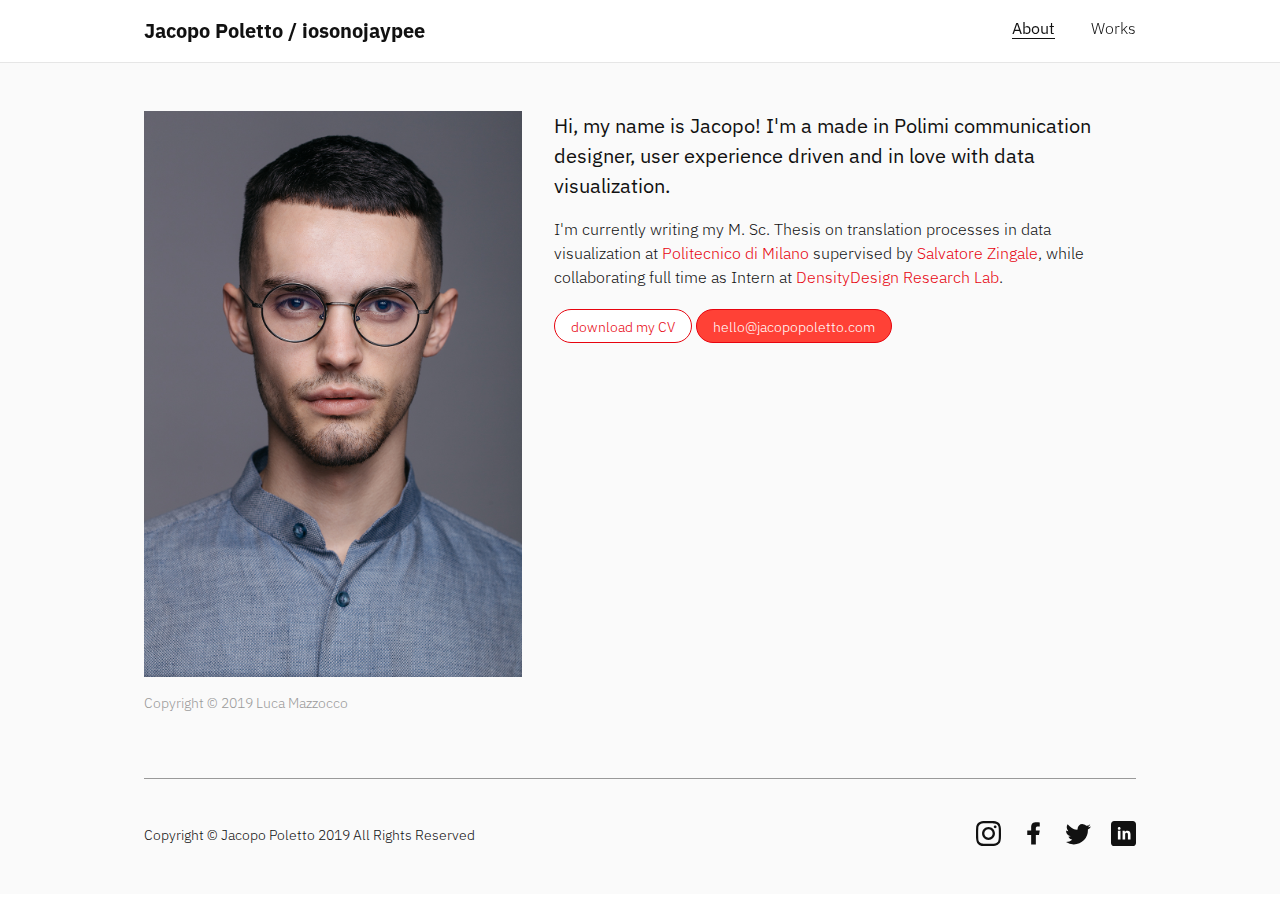
<file: about.html>
<!DOCTYPE html>
<html lang="en">
    
    <head> 
            <meta charset="utf-8">
            <meta http-equiv="x-ua-compatible" content="ie=edge">
            <meta name="viewport" content="width=device-width, initial-scale=1.0, maximum-scale=1.0, user-scalable=no, minimal-ui"/>
        
            <title>Jacopo Poletto - About</title>
            <meta name="author" content="Jaco Poletto">
            <meta name="description" content="Jacopo Poletto is a Milan based, made in Politecnico di Milano, Communication Designer, user experience driven and in love with dataviz">
            <meta name="application-name" content="iosonojaypee"/>
            <meta name="keywords" content="Jacopo Poletto, iosonojaypee, Data Visualization Designer, Dataviz Designer, Information Designer, Designer, DensityDesign">
            <meta name="apple-mobile-web-app-title" content="iosonojaypee">

            <!-- favicons -->
            <link rel="mask-icon" href="/static/images/favicons/safari-pinned-tab.svg" color="#000000">
            <link rel="apple-touch-icon" sizes="180x180" href="/static/images/favicons/apple-touch-icon.png">
            <link rel="apple-touch-icon-precomposed" sizes="114x114" href="/static/images/favicons/favicon144.png">
            <link rel="apple-touch-icon-precomposed" sizes="72x72" href="/static/images/favicons/favicon72.png">
            <link rel="apple-touch-icon-precomposed" href="/static/images/favicons/favicon57.png">
            <link rel="icon" type="image/png" sizes="32x32" href="/static/images/favicons/favicon32.png">
            <link rel="icon" type="image/png" sizes="16x16" href="/static/images/favicons/favicon16.png">

            <!-- meta facebook -->
            <meta property="og:title" content="Jacopo Poletto / iosonojaypee - Communication and Information Designer">
            <meta property="og:site_name" content="Jacopo Poletto / iosonojaypee" >
            <meta property="og:type" content="website">
            <meta property="og:url" content="jacopopoletto.com">
            <meta property="og:image" content="jacopopoletto.com/static/images/share-fb.png" >
            <meta property="og:image:width" content="1240">
            <meta property="og:image:height" content="650">
            <meta property="og:description" content="Milan based, made in Polimi Communication Designer user experience driven and in love with dataviz.">

            <!-- meta twitter -->
            <meta name="twitter:card" content="summary_large_image">
            <meta name="twitter:site" content="@iosonojaypee">
            <meta name="twitter:creator" content="@isonojaypee">
            <meta name="twitter:title" content="Jacopo Poletto / iosonojaypee - Communication and Information Designer">
            <meta name="twitter:description" content="Milan based, made in Polimi Communication Designer user experience driven and in love with dataviz.">
            <meta name="twitter:image" content="jacopopoletto.com/static/images/share-tw.png">

            <!-- meta pinterest -->
            <meta name="p:domain_verify" content="f8c974885b94828e2910949723dfb0f5"/>
        
            <!-- Global site tag (gtag.js) - Google Analytics -->
            <script async src="https://www.googletagmanager.com/gtag/js?id=UA-144111277-1"></script>
            <script>
                window.dataLayer = window.dataLayer || [];
                function gtag(){dataLayer.push(arguments);}
                gtag('js', new Date());

                gtag('config', 'UA-144111277-1');
            </script>
    
            <!-- Tachyons -->
            <link type='text/css' rel="stylesheet" href="/css/style.css">

        </head>


    <body class="bg-white near-black">
                
        <!-- nav begins -->
        <nav class="bg-white self-start w-100 bb b--dark-gomma z-9999 navbar nav--pinned">
            <div class="mw48-m mw64-l center">
                <div class="cf pa3">
                    <div class="fl w-100 w-40-ns">
                        <a class="f4 fw7 no-underline link near-black hover-dark-red" href="/" title="Home">Jacopo Poletto / iosonojaypee</a>  
                    </div>
                    <div class="fl w-100 w-60-ns pl2-m pt3 pt0-ns tr-ns">
                        <ul class="list w-100 pa0 ma0">
                            <li class="dib mb1-ns mr2 mr4-l f5">
                                <a class="link near-black bb hover-dark-red " href="/about.html">About</a>
                            </li>
                            <li class="dib mb1-ns f5 fw3">
                                <a class="link near-black no-underline hover-dark-red" href="/">Works</a>
                            </li>
                        </ul>
                    </div>
                </div>
            </div>
        </nav>

        <div class="nav-height"></div>
        
                    
        <!-- Description begins -->
        <article class="bg-gomma">

            <div class="mw48-m mw64-l center pv4-l pv3-m">
                <div class="flex flex-column flex-row-m flex-row-l">
                    <div class="w-40-l w-third-m w-100-ns pa3">
                        <figure class="ma0">
                            <img src="static/images/about/jacopo-poletto-isonojaypee-portrait.jpg" alt="Jacopo Poletto / iosonojaypee" title="Jacopo Poletto / iosonojaypee">
                            <figcaption class="f6 fw3 silver ma0 pt3">Copyright © 2019 Luca Mazzocco</figcaption>
                        </figure>
                    </div>
                    <div class="w-60-l w-two-thirds-m w-100-ns pa3">
                        <h1 class="f4 fw4 mv0 pt0-ns pb3">Hi, my name is Jacopo! I'm a made in Polimi communication designer, user experience driven and in love with data visualization.</h1>
                        <p class="f5 fw3 ma0 pb3">I'm currently writing my M. Sc. Thesis on translation processes in data visualization at <a class="link no-underline underline-hover dark-red" href="https://www.polimi.it/" target="_blank">Politecnico di Milano</a> supervised by <a class="link dark-red underline-hover" href="http://www.salvatorezingale.it/" target="_blank">Salvatore Zingale</a>, while collaborating full time as Intern at <a class="link dark-red underline-hover" href="http://www.densitydesign.org/" target="_blank">DensityDesign Research Lab</a>.</p>
                        <a class="bg-white hover-bg-dark-red bg-animate dib br-pill ba b--dark-red pv1 ph3 mv1 link no-underline dark-red hover-white" href="/static/images/about/Jacopo-Poletto-CV-2020.pdf" target="_blank">
                            <span class="f7 f6-ns fw3">download my CV</span>
                        </a>  
                        <a class="bg-red hover-bg-dark-red bg-animate dib br-pill ba b--dark-red pv1 ph3 mv1 link no-underline white" href="mailto:hello@jacopopoletto.com">
                            <span class="f7 f6-ns fw3">hello@jacopopoletto.com</span>
                        </a>     
                    </div>
                </div>
            </div>

            <div class="mw48-m mw64-l center ma0 pa3">
                <div class="ma0 bb b--silver"></div>
            </div>

        </article>
                    
        <!-- footer -->    
        <footer class="bg-gomma pb3">
                <div class="mw48-m mw64 center pa3 dt dt--fixed w-100">
    
                    <div class="dn dtc-ns v-mid">
                        <p class="f6 fw3 dib pr3 mb3">Copyright © Jacopo Poletto <time>2019</time> All Rights Reserved</p>
                    </div>
    
                    <div class="db dtc-ns near-black tr-ns v-mid">
    
                        <a href="https://www.instagram.com/iosonojaypee" target="_blank" class="link dib mr3 near-black hover-dark-red" title="Jacopo Poletto on Instagram">
                            <svg class="db" data-icon="instagram" fill="currentColor" viewBox="0 0 24 24" width="25px" height="25px">
                                <title>Jacopo Poletto on Instagram</title>
                                <path d="M12,0C8.7,0,8.3,0,7.1,0.1C5.8,0.1,4.9,0.3,4.1,0.6C3.4,0.9,2.7,1.3,2,2S0.9,3.3,0.6,4.1C0.3,4.9,0.1,5.8,0.1,7.1
                                C0,8.3,0,8.7,0,12s0,3.7,0.1,4.9c0.1,1.3,0.3,2.1,0.6,2.9C0.9,20.6,1.3,21.3,2,22c0.7,0.7,1.3,1.1,2.1,1.4c0.8,0.3,1.6,0.5,2.9,0.6
                                C8.3,24,8.7,24,12,24s3.7,0,4.9-0.1c1.3-0.1,2.1-0.3,2.9-0.6c0.8-0.3,1.5-0.7,2.1-1.4c0.7-0.7,1.1-1.3,1.4-2.1
                                c0.3-0.8,0.5-1.6,0.6-2.9C24,15.7,24,15.3,24,12s0-3.7-0.1-4.9c-0.1-1.3-0.3-2.1-0.6-2.9C23.1,3.4,22.7,2.7,22,2
                                c-0.7-0.7-1.3-1.1-2.1-1.4c-0.8-0.3-1.6-0.5-2.9-0.6C15.7,0,15.3,0,12,0z M12,2.2c3.2,0,3.6,0,4.9,0.1c1.2,0.1,1.8,0.2,2.2,0.4
                                c0.6,0.2,1,0.5,1.4,0.9c0.4,0.4,0.7,0.8,0.9,1.4c0.2,0.4,0.4,1.1,0.4,2.2c0.1,1.3,0.1,1.6,0.1,4.8s0,3.6-0.1,4.9
                                c-0.1,1.2-0.3,1.8-0.4,2.2c-0.2,0.6-0.5,1-0.9,1.4c-0.4,0.4-0.8,0.7-1.4,0.9c-0.4,0.2-1.1,0.4-2.2,0.4c-1.3,0.1-1.6,0.1-4.9,0.1
                                c-3.2,0-3.6,0-4.9-0.1c-1.2-0.1-1.8-0.3-2.2-0.4c-0.6-0.2-1-0.5-1.4-0.9c-0.4-0.4-0.7-0.8-0.9-1.4c-0.2-0.4-0.4-1.1-0.4-2.2
                                c0-1.3-0.1-1.6-0.1-4.8c0-3.2,0-3.6,0.1-4.9C2.2,6,2.4,5.3,2.6,4.9c0.2-0.6,0.5-1,0.9-1.4c0.4-0.4,0.8-0.7,1.4-0.9
                                c0.4-0.2,1.1-0.4,2.2-0.4C8.4,2.1,8.7,2.1,12,2.2C12,2.1,12,2.2,12,2.2z M12,5.8c-3.4,0-6.2,2.8-6.2,6.2c0,3.4,2.8,6.2,6.2,6.2
                                c3.4,0,6.2-2.8,6.2-6.2C18.2,8.6,15.4,5.8,12,5.8z M12,16c-2.2,0-4-1.8-4-4s1.8-4,4-4s4,1.8,4,4S14.2,16,12,16z M19.8,5.6
                                c0,0.8-0.6,1.4-1.4,1.4C17.6,7,17,6.4,17,5.6s0.6-1.4,1.4-1.4C19.2,4.2,19.8,4.8,19.8,5.6z"/>
                            </svg>
                        </a>
    
                        <a href="https://www.facebook.com/jacopo.poletto" target="_blank" class="link dib mr3 near-black hover-dark-red" title="Jacopo Poletto on Facebook">
                            <svg class="db" data-icon="facebook" viewBox="0 0 32 32" fill="currentColor" width="25px" height="25px">
                                <title >Jacopo Poletto on Facebook</title>
                                <path d="M8 12 L13 12 L13 8 C13 2 17 1 24 2 L24 7 C20 7 19 7 19 10 L19 12 L24 12 L23 18 L19 18 L19 30 L13 30 L13 18 L8 18 z"></path>
                            </svg>
                        </a>
    
                        <a href="https://twitter.com/iosonojaypee" target="_blank" class="link dib mr3 near-black hover-dark-red">
                            <svg class="db" data-icon="twitter" viewBox="0 0 32 32" fill="currentColor" width="25px" height="25px">
                                <title >Jacopo Poletto on Twitter</title>
                                <path d="M2 4 C6 8 10 12 15 11 A6 6 0 0 1 22 4 A6 6 0 0 1 26 6 A8 8 0 0 0 31 4 A8 8 0 0 1 28 8 A8 8 0 0 0 32 7 A8 8 0 0 1 28 11 A18 18 0 0 1 10 30 A18 18 0 0 1 0 27 A12 12 0 0 0 8 24 A8 8 0 0 1 3 20 A8 8 0 0 0 6 19.5 A8 8 0 0 1 0 12 A8 8 0 0 0 3 13 A8 8 0 0 1 2 4"></path>
                            </svg>
                        </a>
    
                        <a href="https://www.linkedin.com/in/jacopopoletto" target="_blank" class="link dib near-black hover-dark-red">
                            <svg class="db" x="0px" y="0px" viewBox="0 0 48 48" width="25px" height="25px">
                                <title >Jacopo Poletto on Linkedin</title>
                                <linearGradient gradientUnits="userSpaceOnUse" x1="23.9995" y1="0" x2="23.9995" y2="48.0005">
                                    <stop offset="0"></stop>
                                    <stop offset="1"></stop>
                                </linearGradient>
                                <path fill="currentColor" d="M48,42c0,3.313-2.687,6-6,6H6c-3.313,0-6-2.687-6-6V6 c0-3.313,2.687-6,6-6h36c3.313,0,6,2.687,6,6V42z"></path>
                                <g>
                                    <g>
                                        <path fill="#FFFFFF" d="M15.731,11.633c-1.608,0-2.658,1.083-2.625,2.527c-0.033,1.378,1.018,2.494,2.593,2.494 c1.641,0,2.691-1.116,2.691-2.494C18.357,12.716,17.339,11.633,15.731,11.633z M13.237,35.557h4.988V18.508h-4.988V35.557z M31.712,18.748c-1.595,0-3.222-0.329-4.956,2.36h-0.099l-0.087-2.599h-4.417c0.065,1.411,0.074,3.518,0.074,5.52v11.529h4.988 v-9.854c0-0.46,0.065-0.919,0.196-1.248c0.328-0.919,1.149-1.871,2.527-1.871c1.805,0,2.527,1.411,2.527,3.479v9.494h4.988V25.439 C37.455,20.713,34.993,18.748,31.712,18.748z"></path>
                                    </g>
                                </g>
                            </svg>
                        </a>
                    </div>
    
                    <div class="db dn-ns">
                        <p class="f6 fw3 mt4">Copyright © Jacopo Poletto <time>2019</time> All Rights Reserved</p>
                    </div>
                </div>
                        
            </footer>
        
        
        </body>
        
</html>
</file>
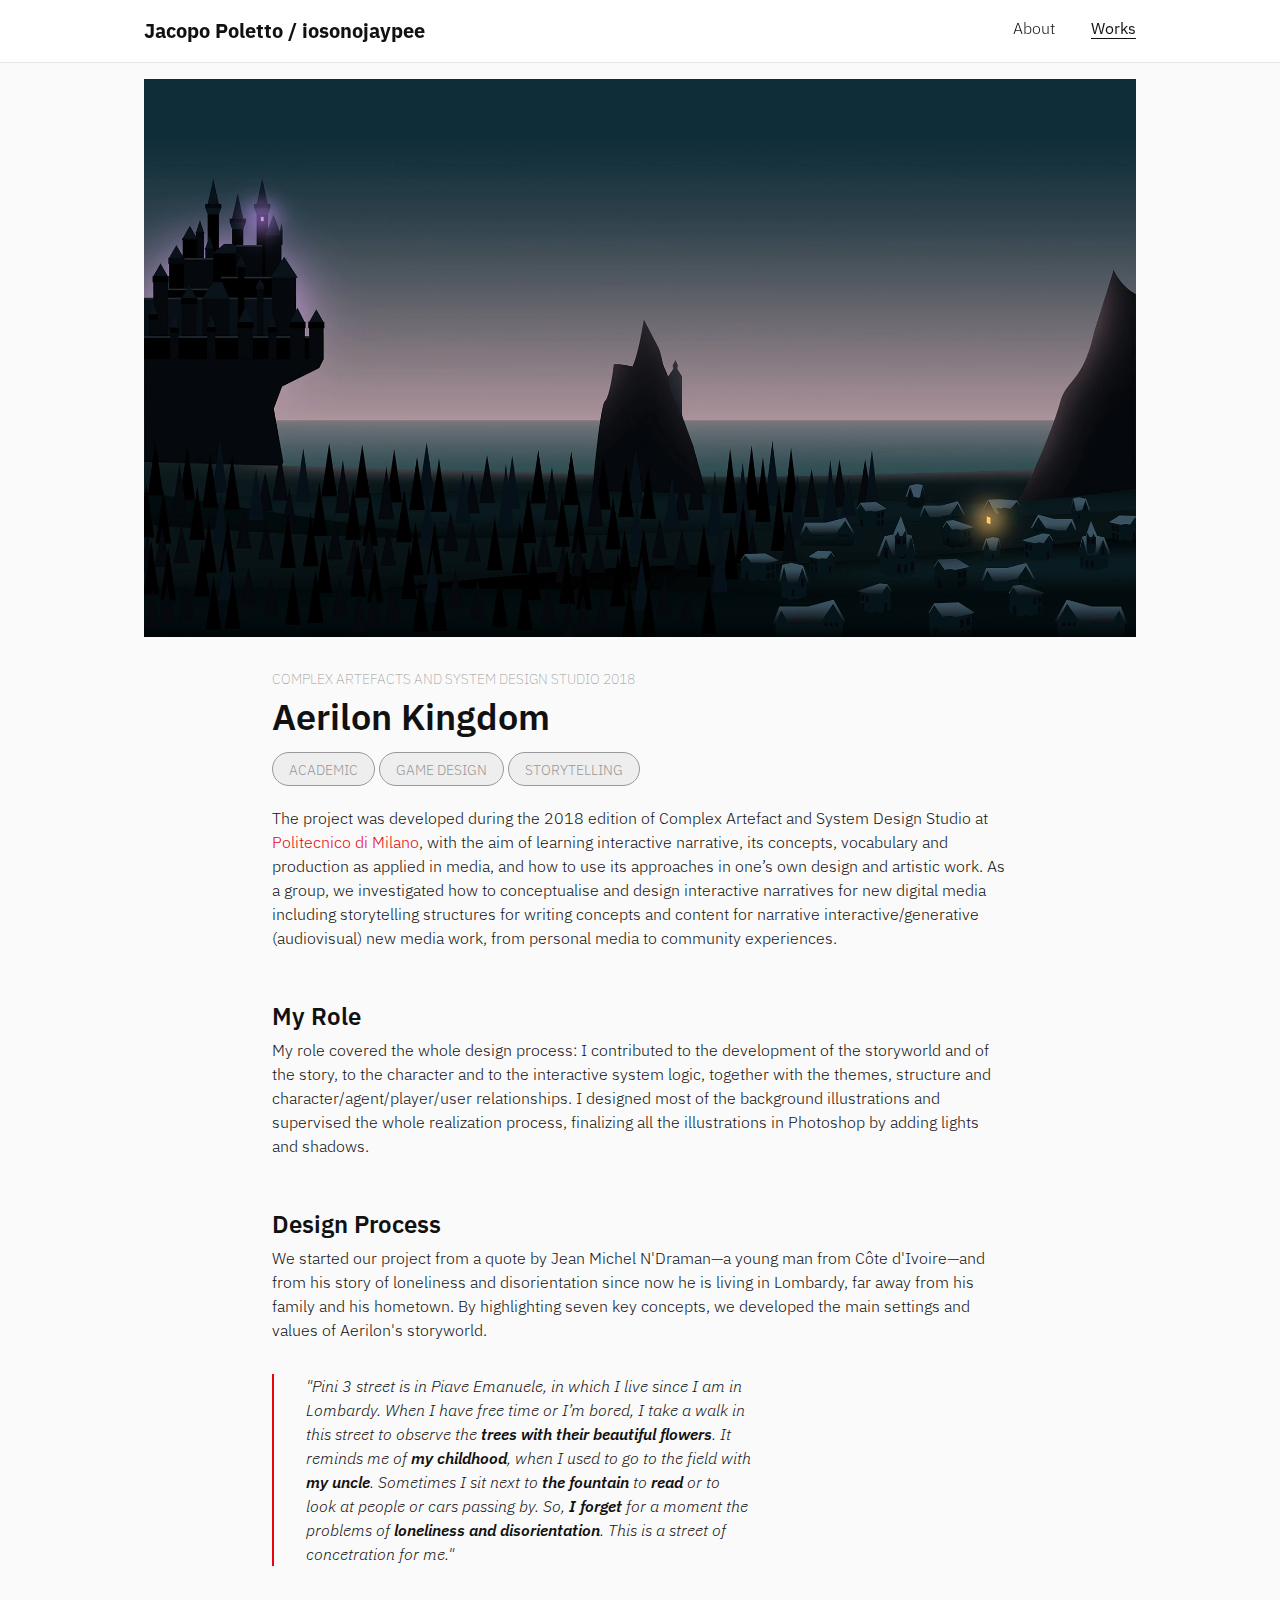
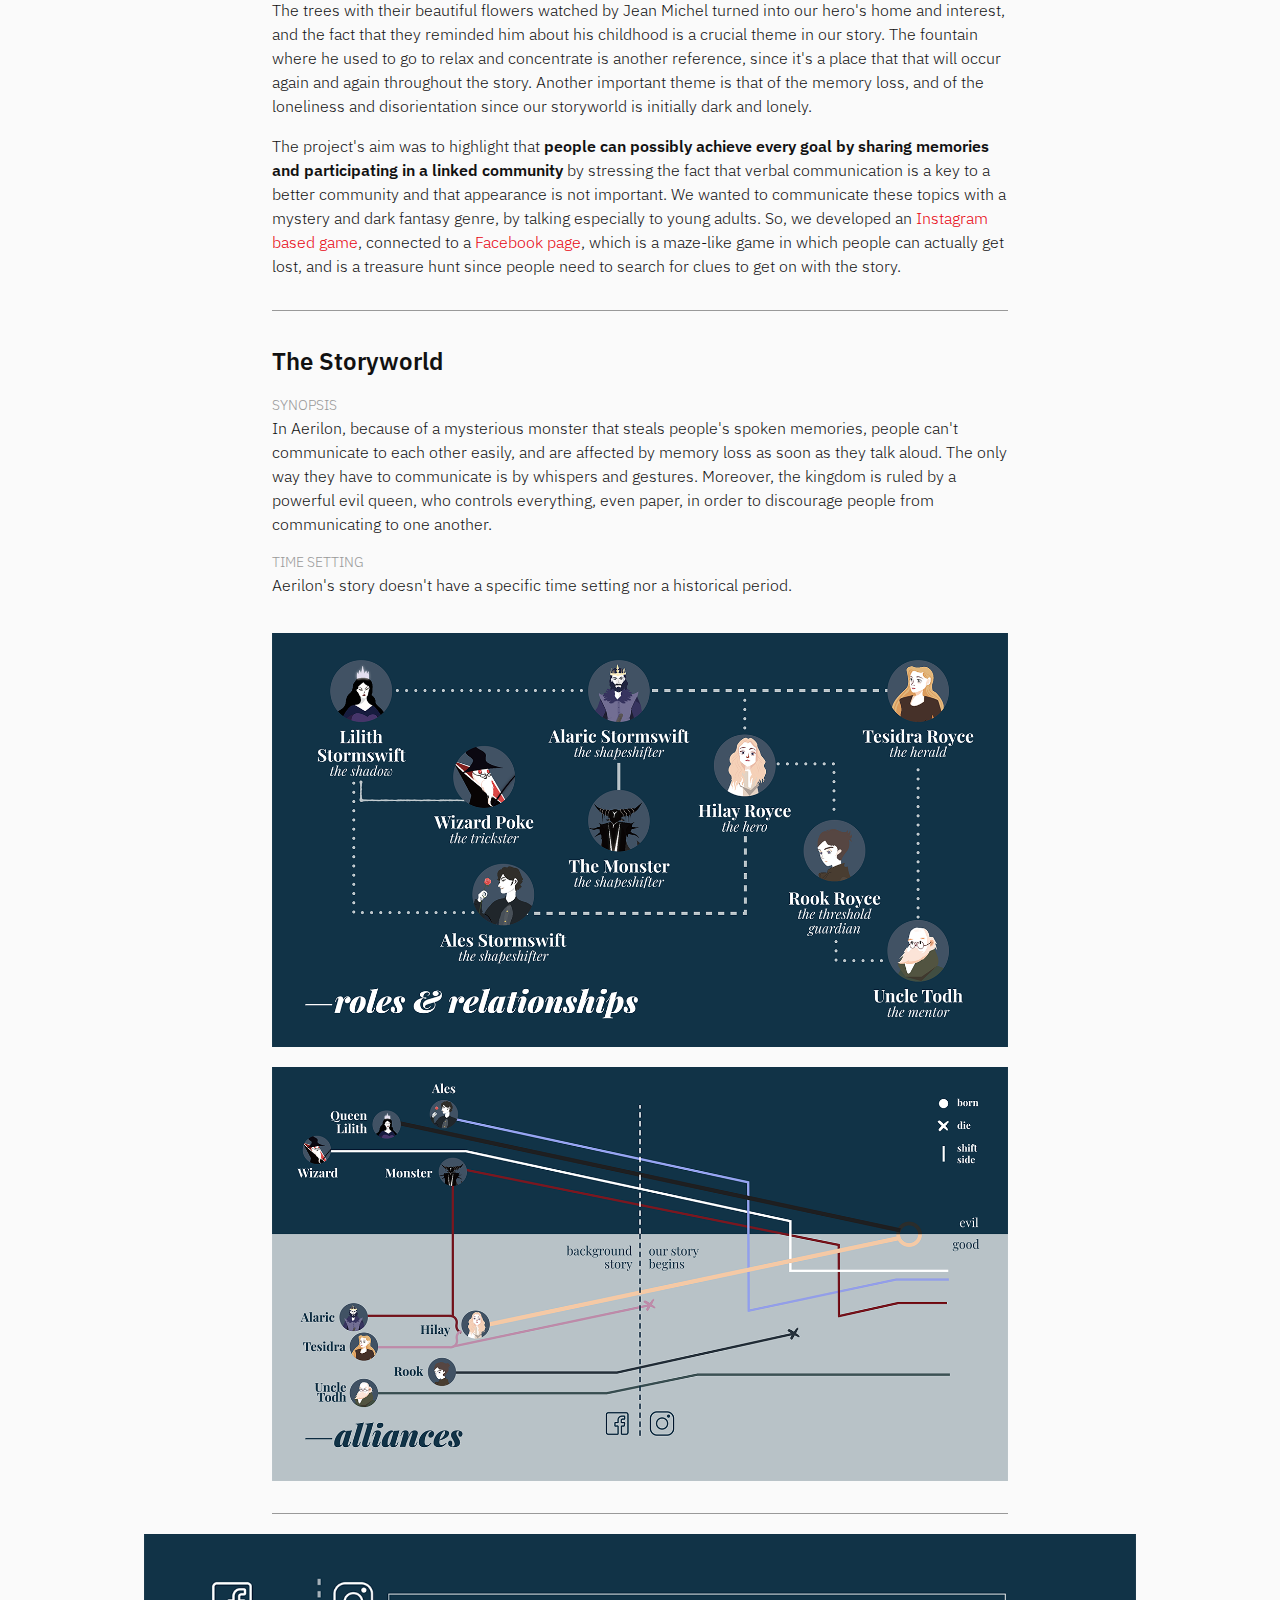
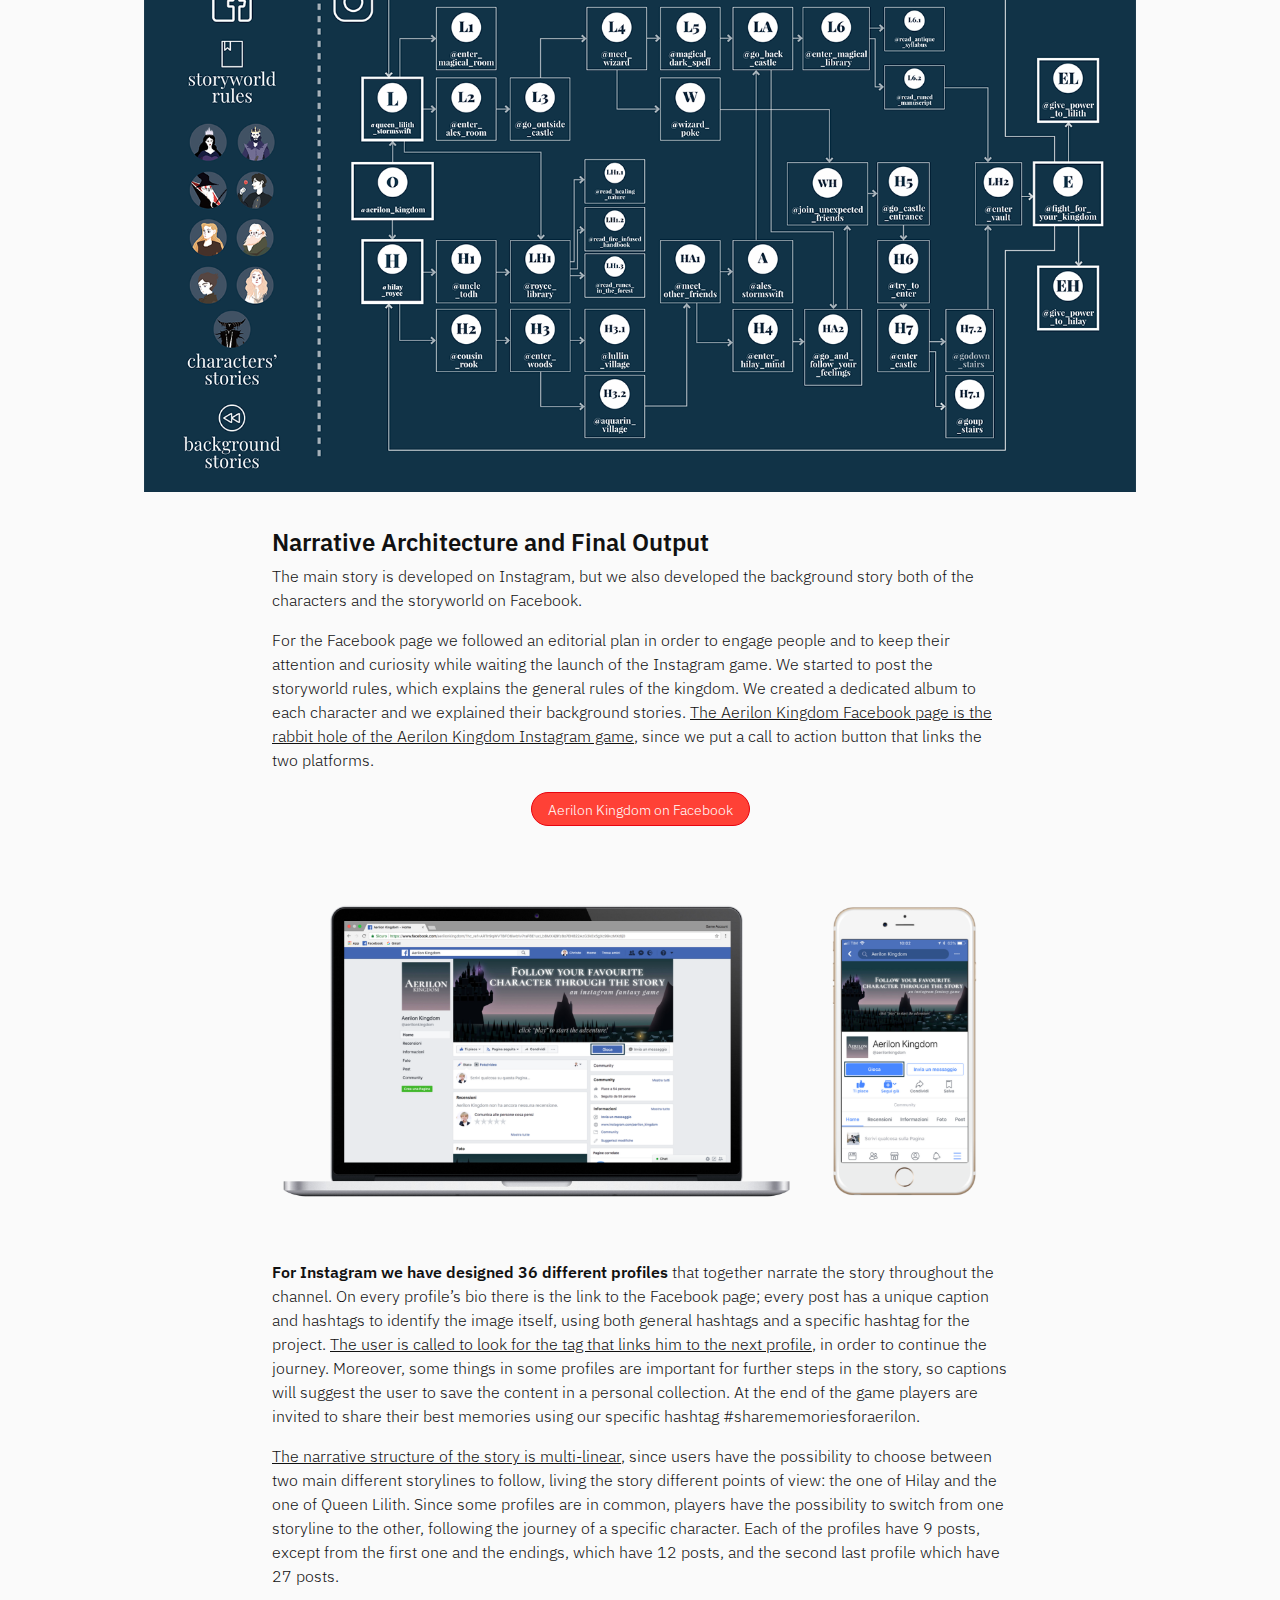
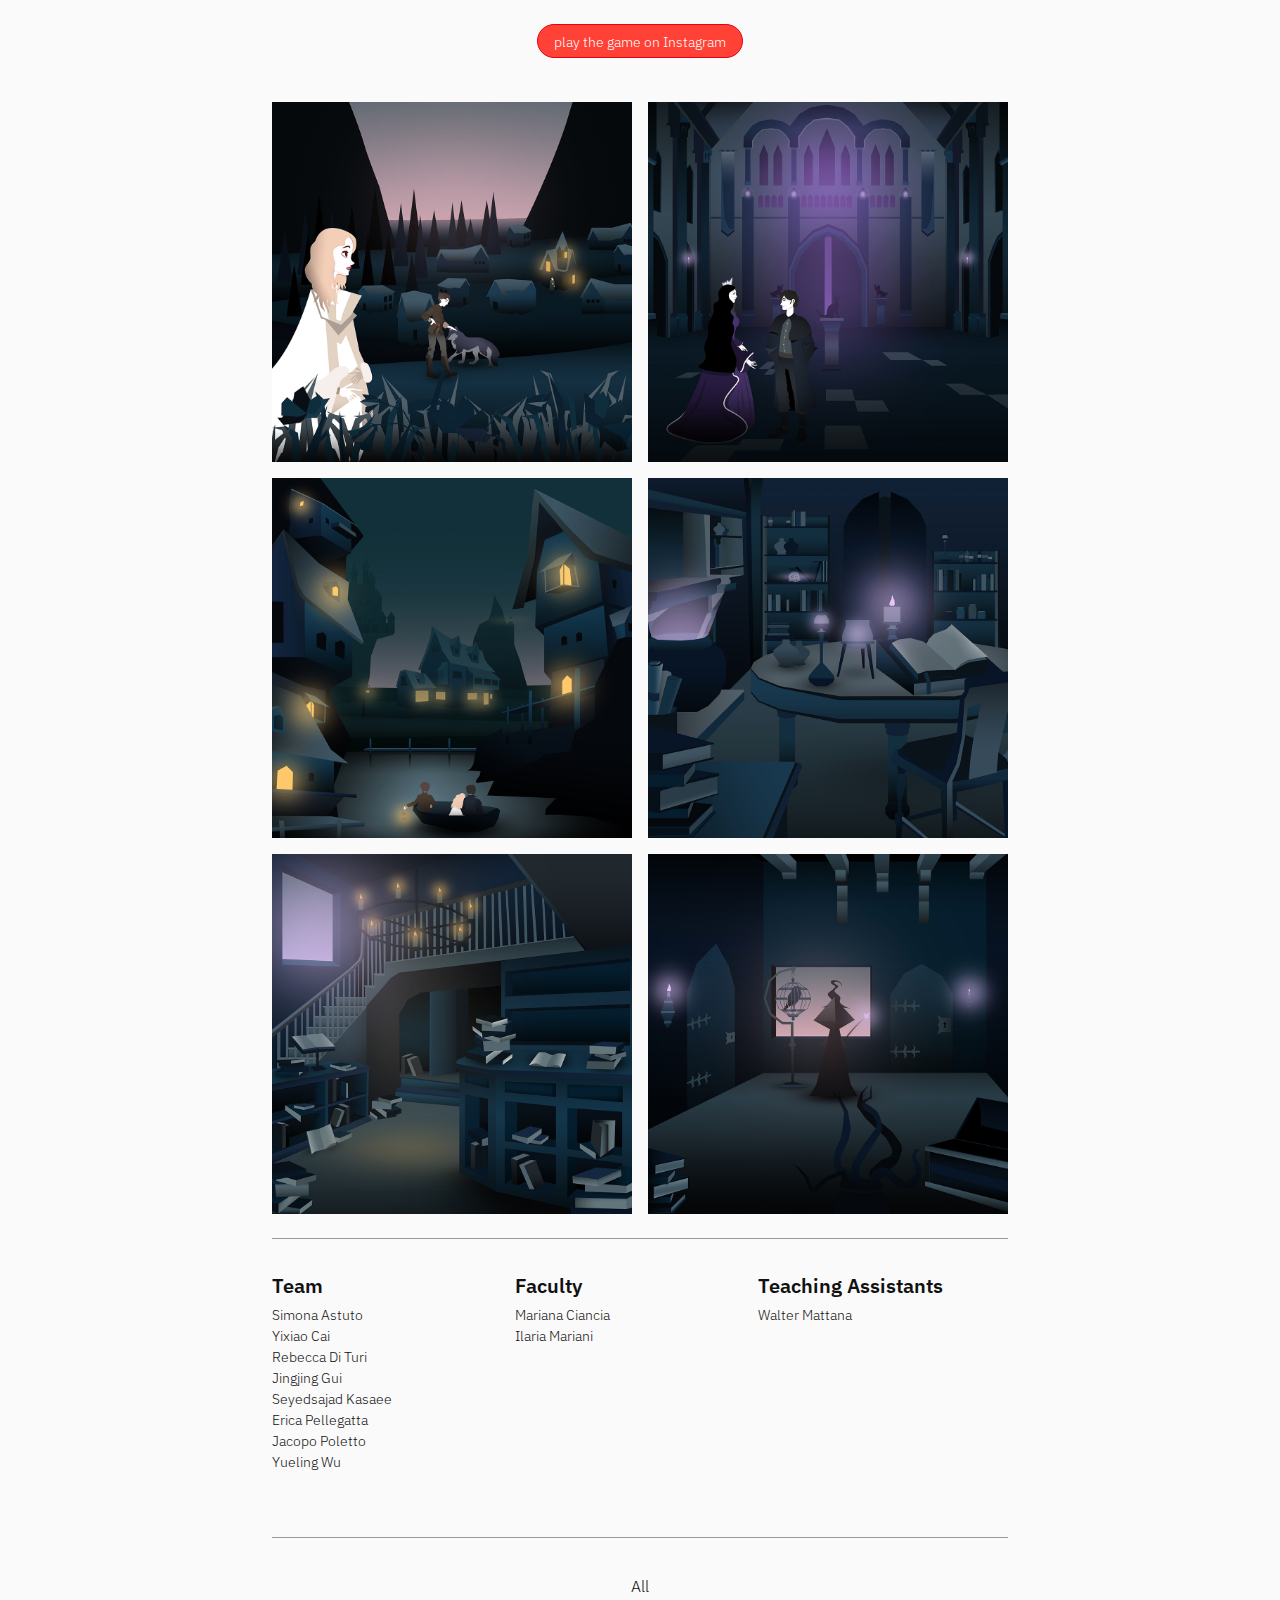
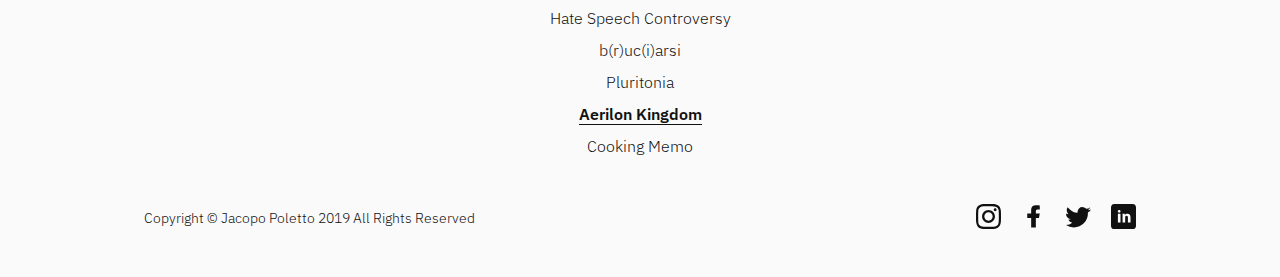
<file: works/aerilon-kingdom.html>
<!DOCTYPE html>
<html lang="en">
    
    <head>

            <meta charset="utf-8">
            <meta http-equiv="x-ua-compatible" content="ie=edge">
            <meta name="viewport" content="width=device-width, initial-scale=1.0, maximum-scale=1.0, user-scalable=no, minimal-ui"/>

            <title>Jacopo Poletto - Aerilon Kingdom</title>
            <meta name="description" content="Aerilon Kingdom is an Instagram based game.">
            <meta name="application-name" content="iosonojaypee"/>
            <meta name="keywords" content="Jacopo Poletto, iosonojaypee, Data Visualization Designer, Dataviz Designer, Information Designer, Designer, Storytelling, Politecnico di Milano, Game Design, Instagram Game, Aerilon Kingdom">
            <meta name="apple-mobile-web-app-title" content="iosonojaypee">

            <!-- favicons -->
            <link rel="mask-icon" href="/static/images/favicons/safari-pinned-tab.svg" color="#000000">
            <link rel="apple-touch-icon" sizes="180x180" href="/static/images/favicons/apple-touch-icon.png">
            <link rel="apple-touch-icon-precomposed" sizes="114x114" href="/static/images/favicons/favicon144.png">
            <link rel="apple-touch-icon-precomposed" sizes="72x72" href="/static/images/favicons/favicon72.png">
            <link rel="apple-touch-icon-precomposed" href="/static/images/favicons/favicon57.png">
            <link rel="icon" type="image/png" sizes="32x32" href="/static/images/favicons/favicon32.png">
            <link rel="icon" type="image/png" sizes="16x16" href="/static/images/favicons/favicon16.png">

            <!-- meta facebook -->
            <meta property="og:title" content="Jacopo Poletto / iosonojaypee - Aerilon Kingdom">
            <meta property="og:site_name" content="Jacopo Poletto / iosonojaypee - Aerilon Kingdom" >
            <meta property="og:type" content="website">
            <meta property="og:url" content="jacopopoletto.com/works/aerilon-kingdom.html">
            <meta property="og:image" content="jacopopoletto.com/static/images/works/aerilon-kingdom/share-fb.png">
            <meta property="og:image:width" content="1240">
            <meta property="og:image:height" content="650">
            <meta property="og:description" content="Aerilon Kingdom is an Instagram based game.">

            <!-- meta twitter -->
            <meta name="twitter:card" content="summary_large_image">
            <meta name="twitter:site" content="@iosonojaypee">
            <meta name="twitter:creator" content="@isonojaypee">
            <meta name="twitter:title" content="Jacopo Poletto - Aerilon Kingdom">
            <meta name="twitter:description" content="Aerilon Kingdom is an Instagram based game.">
            <meta name="twitter:image" content="jacopopoletto.com/static/images/works/aerilon-kingdom/share-tw.png">
            
            <!-- meta pinterest -->
            <meta name="p:domain_verify" content="f8c974885b94828e2910949723dfb0f5"/>

            <!-- Global site tag (gtag.js) - Google Analytics -->
            <script async src="https://www.googletagmanager.com/gtag/js?id=UA-144111277-1"></script>
            <script>
                window.dataLayer = window.dataLayer || [];
                function gtag(){dataLayer.push(arguments);}
                gtag('js', new Date());

                gtag('config', 'UA-144111277-1');
            </script>

            <!-- Tachyons -->
            <link type='text/css' rel="stylesheet" href="/css/style.css">

        </head>

    <body class="bg-white near-black">

        <!-- nav begins -->
        <nav class="bg-white self-start w-100 bb b--dark-gomma z-9999 navbar nav--pinned">
            <div class="mw48-m mw64-l center">
                <div class="cf pa3">
                    <div class="fl w-100 w-40-ns">
                        <a class="f4 fw7 no-underline link near-black hover-dark-red" href="/" title="Home">Jacopo Poletto / iosonojaypee</a>  
                    </div>
                    <div class="fl w-100 w-60-ns pl2-m pt3 pt0-ns tr-ns">
                        <ul class="list w-100 pa0 ma0">
                            <li class="dib mb1-ns mr2 mr4-l f5 fw3">
                                <a class="link near-black no-underline hover-dark-red" href="/about.html">About</a>
                            </li>
                            <li class="dib mb1-ns f5">
                                <a class="link near-black bb hover-dark-red" href="/">Works</a>
                            </li>
                        </ul>
                    </div>
                </div>
            </div>
        </nav>

        <div class="nav-height"></div>

        
        <article class="bg-gomma">

            <!-- cover -->
            <div class="mw64 ma0 pa3 center">
                <video src="/static/images/works/aerilon-kingdom/aerilon-kingdom-cover.mp4" width="100%" loop muted autoplay playsinline></video>
            </div>

            <!-- title -->
            <header class="mw48 ma0 pa3 center">
                <h3 class="f6 fw2 silver ma0 pa0">COMPLEX ARTEFACTS AND SYSTEM DESIGN STUDIO 2018</h3>
                <h1 class="f2 fw6 ma0 pb1">Aerilon Kingdom</h1>
                <div class="bg-light-gray dib br-pill ba b--silver pv1 ph3 mv1">
                    <span class="f7 f6-ns fw3 silver">ACADEMIC</span>
                </div>
                <div class="bg-light-gray dib br-pill ba b--silver pv1 ph3 mv1">
                    <span class="f7 f6-ns fw3 silver">GAME DESIGN</span>
                </div>
                <div class="bg-light-gray dib br-pill ba b--silver pv1 ph3 mv1">
                    <span class="f7 f6-ns fw3 silver">STORYTELLING</span>
                </div>
                <p class="f5 fw3 ma0 pv3">The project was developed during the 2018 edition of Complex Artefact and System Design Studio at <a class="underline-hover link no-underline dark-red" href="https://www.polimi.it/" target="_blank">Politecnico di Milano</a>, with the aim of learning interactive narrative, its concepts, vocabulary and production as applied in media, and how to use its approaches in one’s own design and artistic work. As a group, we investigated how to conceptualise and design interactive narratives for new digital media including storytelling structures for writing concepts and content for narrative interactive/generative (audiovisual) new media work, from personal media to community experiences.</p>
            </header>
                
            <!-- my role -->
            <section class="mw48 ma0 pa3 center">
                <h2 class="f3 fw6 ma0 pb1">My Role</h2>
                <p class="f5 fw3 ma0 pb3">My role covered the whole design process: I contributed to the development of the storyworld and of the story, to the character and to the interactive system logic, together with the themes, structure and character/agent/player/user relationships. I designed most of the background illustrations and supervised the whole realization process, finalizing all the illustrations in Photoshop by adding lights and shadows.</p>    
            </section>

            <!-- overview-->
            <section class="mw48 ma0 pa3 center">
                <h2 class="f3 fw6 ma0 pb1">Design Process</h2>
                <p class="f5 fw3 ma0 pb3">We started our project from a quote by Jean Michel N'Draman—a young man from Côte d'Ivoire—and from his story of loneliness and disorientation since now he is living in Lombardy, far away from his family and his hometown. By highlighting seven key concepts, we developed the main settings and values of Aerilon's storyworld.</p>
                <p class="f5 fw3 lh-copy measure i pl4 bl bw1 b--dark-red mb4">"Pini 3 street is in Piave Emanuele, in which I live since I am in Lombardy. When I have free time or I’m bored, I take a walk in this street to observe the <span class="fw6">trees with their beautiful flowers</span>. It reminds me of <span class="fw6">my childhood</span>, when I used to go to the field with <span class="fw6">my uncle</span>. Sometimes I sit next to <span class="fw6">the fountain</span> to <span class="fw6">read</span> or to look at people or cars passing by. So, <span class="fw6">I forget</span> for a moment the problems of <span class="fw6">loneliness and disorientation</span>. This is a street of concetration for me."</p>
                <p class="f5 fw3 ma0 pb3">The trees with their beautiful flowers watched by Jean Michel turned into our hero's home and interest, and the fact that they reminded him about his childhood is a crucial theme in our story. The fountain where he used to go to relax and concentrate is another reference, since it's a place that that will occur again and again throughout the story. Another important theme is that of the memory loss, and of the loneliness and disorientation since our storyworld is initially dark and lonely.</p>
                <p class="f5 fw3 ma0">The project's aim was to highlight that <span class="fw6">people can possibly achieve every goal by sharing memories and participating in a linked community</span> by stressing the fact that verbal communication is a key to a better community and that appearance is not important. We wanted to communicate these topics with a mystery and dark fantasy genre, by talking especially to young adults. So, we developed an <a class="link no-underline underline-hover dark-red" href="https://instagram.com/aerilon_kingdom" target="_blank">Instagram based game</a>, connected to a <a class="link no-underline underline-hover dark-red" href="https://www.facebook.com/aerilonkingdom/" target="_blank">Facebook page</a>, which is a maze-like game in which people can actually get lost, and is a treasure hunt since people need to search for clues to get on with the story.</p>
            </section>

            <div class="mw48 center ma0 pa3">
                <div class="ma0 bb b--silver"></div>
            </div>

            <!-- the storyworld -->
            <section>
                <div class="mw48 ma0 pa3 center">
                    <h2 class="f3 fw6 ma0 pb3">The Storyworld</h2>
                    <h3 class="f6 fw3 silver ma0 pa0">SYNOPSIS</h3>
                    <p class="f5 fw3 ma0 pb3">In Aerilon, because of a mysterious monster that steals people's spoken memories, people can't communicate to each other easily, and are affected by memory loss as soon as they talk aloud. The only way they have to communicate is by whispers and gestures. Moreover, the kingdom is ruled by a powerful evil queen, who controls everything, even paper, in order to discourage people from communicating to one another.</p>
                    <h3 class="f6 fw3 silver ma0 pa0">TIME SETTING</h3>
                    <p class="f5 fw3 ma0 pb3">Aerilon's story doesn't have a specific time setting nor a historical period.</p>
                </div>

                <div class="mw48 center ma0 ph3 pb3 pt1">
                    <figure class="ma0">
                        <img src="/static/images/works/aerilon-kingdom/Aerilon-Kingdom-roles-and-relationships.png">
                    </figure>         
                </div>
                <div class="mw48 center ma0 ph3 pb3 pt1">
                    <figure class="ma0">
                        <img src="/static/images/works/aerilon-kingdom/Aerilon-Kingdom-alliances.png">
                    </figure>         
                </div>
            </section>
                
            <div class="mw48 center ma0 pa3 center">
                    <div class="ma0 bb b--silver"></div>
                </div> 

            <!-- narrative architecture and final output-->
            <section>
                <div class="mw64 center ma0 ph3 pb3 pt1">
                    <figure class="ma0">
                        <img src="/static/images/works/aerilon-kingdom/Aerilon-Kingdom-instagram-profiles-journey.png">
                    </figure>  
                </div>
                <div class="mw48 ma0 pa3 center">
                    <h2 class="f3 fw6 ma0 pb1">Narrative Architecture and Final Output</h2>
                    <p class="f5 fw3 ma0 pb3">The main story is developed on Instagram, but we also developed the background story both of the characters and the storyworld on Facebook.</p>
                    <p class="f5 fw3 ma0 pb3">For the Facebook page we followed an editorial plan in order to engage people and to keep their attention and curiosity while waiting the launch of the Instagram game. We started to post the storyworld rules, which explains the general rules of the kingdom. We created a dedicated album to each character and we explained their background stories. <span class="underline">The Aerilon Kingdom Facebook page is the rabbit hole of the Aerilon Kingdom Instagram game</span>, since we put a call to action button that links the two platforms.</p>
                    <div class="mw48 center pb3 tc-ns">
                        <a class="bg-red hover-bg-dark-red bg-animate dib br-pill ba b--dark-red pv1 ph3 mv1 link no-underline white" href="https://www.facebook.com/aerilonkingdom" target="_blank">
                            <span class="f7 f6-ns fw3">Aerilon Kingdom on Facebook</span>
                        </a>  
                    </div>
                    <figure class="pa0 ma0">
                        <img src="/static/images/works/aerilon-kingdom/Aerilon-Kingdom-Facebook-Page.png">
                    </figure>
                    <p class="f5 fw3 ma0 pb3"><span class="fw6">For Instagram we have designed 36 different profiles</span> that together narrate the story throughout the channel. On every profile’s bio there is the link to the Facebook page; every post has a unique caption and hashtags to identify the image itself, using both general hashtags and a specific hashtag for the project. <span class="underline">The user is called to look for the tag that links him to the next profile</span>, in order to continue the journey. Moreover, some things in some profiles are important for further steps in the story, so captions will suggest the user to save the content in a personal collection. At the end of the game players are invited to share their best memories using our specific hashtag #sharememoriesforaerilon.</p>
                    <p class="f5 fw3 ma0 pb3"><span class="underline">The narrative structure of the story is multi-linear</span>, since users have the possibility to choose between two main different storylines to follow, living the story different points of view: the one of Hilay and the one of Queen Lilith. Since some profiles are in common, players have the possibility to switch from one storyline to the other, following the journey of a specific character. Each of the profiles have 9 posts, except from the first one and the endings, which have 12 posts, and the second last profile which have 27 posts.</p>
                </div>

                <div class="mw48 center ph3 pb3 tc-ns">
                    <a class="bg-red hover-bg-dark-red bg-animate dib br-pill ba b--dark-red pv1 ph3 mv1 link no-underline white" href="https://www.instagram.com/aerilon_kingdom" target="_blank">
                        <span class="f7 f6-ns fw3">play the game on Instagram</span>
                    </a>  
                </div>

                <div class="mw48 center flex flex-column flex-row-ns ph3 pt3">
                    <div class="relative pr2-ns pv2 w-100 w-50-ns">
                        <figure class="w-100 ma0">
                            <img class="db" src="/static/images/works/aerilon-kingdom/Aerilon-Kingdom-H-Hilay-Royce.jpg">
                        </figure>
                    </div>                    
                    <div class="relative pl2-ns pv2 w-100 w-50-ns">
                        <figure class="w-100 ma0">
                            <img src="/static/images/works/aerilon-kingdom/Aerilon-Kingdom-L3-Go-Outside-Castle.jpg">
                        </figure>
                    </div>
                </div>

                <div class="mw48 center flex flex-column flex-row-ns ph3">
                    <div class="relative pr2-ns pv2 w-100 w-50-ns">
                        <figure class="w-100 ma0">
                            <img class="db" src="/static/images/works/aerilon-kingdom/Aerilon-Kingdom-HA2-Go-and-follow-your-feelings.jpg">
                        </figure>
                    </div>                    
                    <div class="relative pl2-ns pv2 w-100 w-50-ns">
                        <figure class="w-100 ma0">
                            <img src="/static/images/works/aerilon-kingdom/Aerilon-Kingdom-L1-Enter_Magical_Room.jpg">
                        </figure>
                    </div>
                </div>
                <div class="mw48 center flex flex-column flex-row-ns ph3">
                    <div class="relative pr2-ns pv2 w-100 w-50-ns">
                        <figure class="w-100 ma0">
                            <img class="db" src="/static/images/works/aerilon-kingdom/Aerilon-Kingdom-LH1-Royce-Library.jpg">
                        </figure>
                    </div>                    
                    <div class="relative pl2-ns pv2 w-100 w-50-ns">
                        <figure class="w-100 ma0">
                            <img src="/static/images/works/aerilon-kingdom/Aerilon-Kingdom-W-Wizard-Poke.jpg">
                        </figure>
                    </div>
                </div>
    
                <div class="mw48 center ma0 pa3 center">
                    <div class="ma0 bb b--silver"></div>
                </div> 

            </section>
             
            <!-- team -->
            <section class="mw48 ma0 pa3 center flex flex-column flex-row-l flex-row-m">
                    <div class="w-33-ns pb4">
                            <h2 class="f4 fw6 ma0 pb1">Team</h2>
                            <ul class="list ma0 pa0">
                                <li class="f6 fw3">Simona Astuto</li>
                                <li class="f6 fw3">Yixiao Cai</li>
                                <li class="f6 fw3">Rebecca Di Turi</li>
                                <li class="f6 fw3">Jingjing Gui</li>
                                <li class="f6 fw3">Seyedsajad Kasaee</li>
                                <li class="f6 fw3">Erica Pellegatta</li>
                                <li class="f6 fw3">Jacopo Poletto</li>
                                <li class="f6 fw3">Yueling Wu</li>

                                </ul>
                        </div>
                    <div class="w-33-ns pb4">
                            <h2 class="f4 fw6 ma0 pb1">Faculty</h2>
                            <ul class="list ma0 pa0">
                                        <li class="f6 fw3">Mariana Ciancia</li>
                                        <li class="f6 fw3">Ilaria Mariani</li>
                            </ul>
                        </div>
                    <div class="w-34-ns">
                            <h2 class="f4 fw6 ma0 pb1">Teaching Assistants</h2>
                            <ul class="list ma0 pa0">
                                        <li class="f6 fw3">Walter Mattana</li>
                            </ul>
                        </div>     
                    
                </section>

            <div class="mw48 ma0 pa3 center">
                    <div class="ma0 bb b--silver"></div>
                    </div>  
            
            </article>

        <!-- nav -->
        <nav class="bg-gomma">
                <ul class="mw48 center pa3 list ma0 tc-ns fw3">
                    <li class="pv1">
                        <a class="link no-underline underline-hover near-black hover-dark-red" href="/">All</a>
                    </li>
                    <li class="pv1">
                        <a class="link no-underline underline-hover near-black hover-dark-red" href="/works/hate-speech-controversy.html">Hate Speech Controversy</a>
                    </li>
                    <li class="pv1">
                        <a class="link no-underline underline-hover near-black hover-dark-red" href="/works/bruciarsi.html">b(r)uc(i)arsi</a>
                    </li>
                    <li class="pv1"> 
                        <a class="link no-underline underline-hover near-black hover-dark-red" href="http://www.instagram.com/pluritonia" target="_blank">Pluritonia</a>
                    </li>
                    <li class="pv1">
                        <a class="fw6 link near-black bb hover-dark-red" href="/works/aerilon-kingdom.html">Aerilon Kingdom</a>
                    </li>
                    <li class="pv1">
                        <a class="link no-underline underline-hover near-black hover-dark-red" href="/works/cooking-memo.html">Cooking Memo</a>
                    </li>
                </ul>
            </nav>
        
        <!-- footer -->    
        <footer class="bg-gomma pb3">
                <div class="mw48-m mw64 center pa3 dt dt--fixed w-100">
    
                    <div class="dn dtc-ns v-mid">
                        <p class="f6 fw3 dib pr3 mb3">Copyright © Jacopo Poletto <time>2019</time> All Rights Reserved</p>
                    </div>
    
                    <div class="db dtc-ns near-black tr-ns v-mid">
    
                        <a href="https://www.instagram.com/iosonojaypee" target="_blank" class="link dib mr3 near-black hover-dark-red" title="Jacopo Poletto on Instagram">
                            <svg class="db" data-icon="instagram" fill="currentColor" viewBox="0 0 24 24" width="25px" height="25px">
                                <title>Jacopo Poletto on Instagram</title>
                                <path d="M12,0C8.7,0,8.3,0,7.1,0.1C5.8,0.1,4.9,0.3,4.1,0.6C3.4,0.9,2.7,1.3,2,2S0.9,3.3,0.6,4.1C0.3,4.9,0.1,5.8,0.1,7.1
                                C0,8.3,0,8.7,0,12s0,3.7,0.1,4.9c0.1,1.3,0.3,2.1,0.6,2.9C0.9,20.6,1.3,21.3,2,22c0.7,0.7,1.3,1.1,2.1,1.4c0.8,0.3,1.6,0.5,2.9,0.6
                                C8.3,24,8.7,24,12,24s3.7,0,4.9-0.1c1.3-0.1,2.1-0.3,2.9-0.6c0.8-0.3,1.5-0.7,2.1-1.4c0.7-0.7,1.1-1.3,1.4-2.1
                                c0.3-0.8,0.5-1.6,0.6-2.9C24,15.7,24,15.3,24,12s0-3.7-0.1-4.9c-0.1-1.3-0.3-2.1-0.6-2.9C23.1,3.4,22.7,2.7,22,2
                                c-0.7-0.7-1.3-1.1-2.1-1.4c-0.8-0.3-1.6-0.5-2.9-0.6C15.7,0,15.3,0,12,0z M12,2.2c3.2,0,3.6,0,4.9,0.1c1.2,0.1,1.8,0.2,2.2,0.4
                                c0.6,0.2,1,0.5,1.4,0.9c0.4,0.4,0.7,0.8,0.9,1.4c0.2,0.4,0.4,1.1,0.4,2.2c0.1,1.3,0.1,1.6,0.1,4.8s0,3.6-0.1,4.9
                                c-0.1,1.2-0.3,1.8-0.4,2.2c-0.2,0.6-0.5,1-0.9,1.4c-0.4,0.4-0.8,0.7-1.4,0.9c-0.4,0.2-1.1,0.4-2.2,0.4c-1.3,0.1-1.6,0.1-4.9,0.1
                                c-3.2,0-3.6,0-4.9-0.1c-1.2-0.1-1.8-0.3-2.2-0.4c-0.6-0.2-1-0.5-1.4-0.9c-0.4-0.4-0.7-0.8-0.9-1.4c-0.2-0.4-0.4-1.1-0.4-2.2
                                c0-1.3-0.1-1.6-0.1-4.8c0-3.2,0-3.6,0.1-4.9C2.2,6,2.4,5.3,2.6,4.9c0.2-0.6,0.5-1,0.9-1.4c0.4-0.4,0.8-0.7,1.4-0.9
                                c0.4-0.2,1.1-0.4,2.2-0.4C8.4,2.1,8.7,2.1,12,2.2C12,2.1,12,2.2,12,2.2z M12,5.8c-3.4,0-6.2,2.8-6.2,6.2c0,3.4,2.8,6.2,6.2,6.2
                                c3.4,0,6.2-2.8,6.2-6.2C18.2,8.6,15.4,5.8,12,5.8z M12,16c-2.2,0-4-1.8-4-4s1.8-4,4-4s4,1.8,4,4S14.2,16,12,16z M19.8,5.6
                                c0,0.8-0.6,1.4-1.4,1.4C17.6,7,17,6.4,17,5.6s0.6-1.4,1.4-1.4C19.2,4.2,19.8,4.8,19.8,5.6z"/>
                            </svg>
                        </a>
    
                        <a href="https://www.facebook.com/jacopo.poletto" target="_blank" class="link dib mr3 near-black hover-dark-red" title="Jacopo Poletto on Facebook">
                            <svg class="db" data-icon="facebook" viewBox="0 0 32 32" fill="currentColor" width="25px" height="25px">
                                <title >Jacopo Poletto on Facebook</title>
                                <path d="M8 12 L13 12 L13 8 C13 2 17 1 24 2 L24 7 C20 7 19 7 19 10 L19 12 L24 12 L23 18 L19 18 L19 30 L13 30 L13 18 L8 18 z"></path>
                            </svg>
                        </a>
    
                        <a href="https://twitter.com/iosonojaypee" target="_blank" class="link dib mr3 near-black hover-dark-red">
                            <svg class="db" data-icon="twitter" viewBox="0 0 32 32" fill="currentColor" width="25px" height="25px">
                                <title >Jacopo Poletto on Twitter</title>
                                <path d="M2 4 C6 8 10 12 15 11 A6 6 0 0 1 22 4 A6 6 0 0 1 26 6 A8 8 0 0 0 31 4 A8 8 0 0 1 28 8 A8 8 0 0 0 32 7 A8 8 0 0 1 28 11 A18 18 0 0 1 10 30 A18 18 0 0 1 0 27 A12 12 0 0 0 8 24 A8 8 0 0 1 3 20 A8 8 0 0 0 6 19.5 A8 8 0 0 1 0 12 A8 8 0 0 0 3 13 A8 8 0 0 1 2 4"></path>
                            </svg>
                        </a>
    
                        <a href="https://www.linkedin.com/in/jacopopoletto" target="_blank" class="link dib near-black hover-dark-red">
                            <svg class="db" x="0px" y="0px" viewBox="0 0 48 48" width="25px" height="25px">
                                <title >Jacopo Poletto on Linkedin</title>
                                <linearGradient gradientUnits="userSpaceOnUse" x1="23.9995" y1="0" x2="23.9995" y2="48.0005">
                                    <stop offset="0"></stop>
                                    <stop offset="1"></stop>
                                </linearGradient>
                                <path fill="currentColor" d="M48,42c0,3.313-2.687,6-6,6H6c-3.313,0-6-2.687-6-6V6 c0-3.313,2.687-6,6-6h36c3.313,0,6,2.687,6,6V42z"></path>
                                <g>
                                    <g>
                                        <path fill="#FFFFFF" d="M15.731,11.633c-1.608,0-2.658,1.083-2.625,2.527c-0.033,1.378,1.018,2.494,2.593,2.494 c1.641,0,2.691-1.116,2.691-2.494C18.357,12.716,17.339,11.633,15.731,11.633z M13.237,35.557h4.988V18.508h-4.988V35.557z M31.712,18.748c-1.595,0-3.222-0.329-4.956,2.36h-0.099l-0.087-2.599h-4.417c0.065,1.411,0.074,3.518,0.074,5.52v11.529h4.988 v-9.854c0-0.46,0.065-0.919,0.196-1.248c0.328-0.919,1.149-1.871,2.527-1.871c1.805,0,2.527,1.411,2.527,3.479v9.494h4.988V25.439 C37.455,20.713,34.993,18.748,31.712,18.748z"></path>
                                    </g>
                                </g>
                            </svg>
                        </a>
                    </div>
    
                    <div class="db dn-ns">
                        <p class="f6 fw3 mt4">Copyright © Jacopo Poletto <time>2019</time> All Rights Reserved</p>
                    </div>
                </div>
                        
            </footer>
    
    
    </body>

</html>
</file>
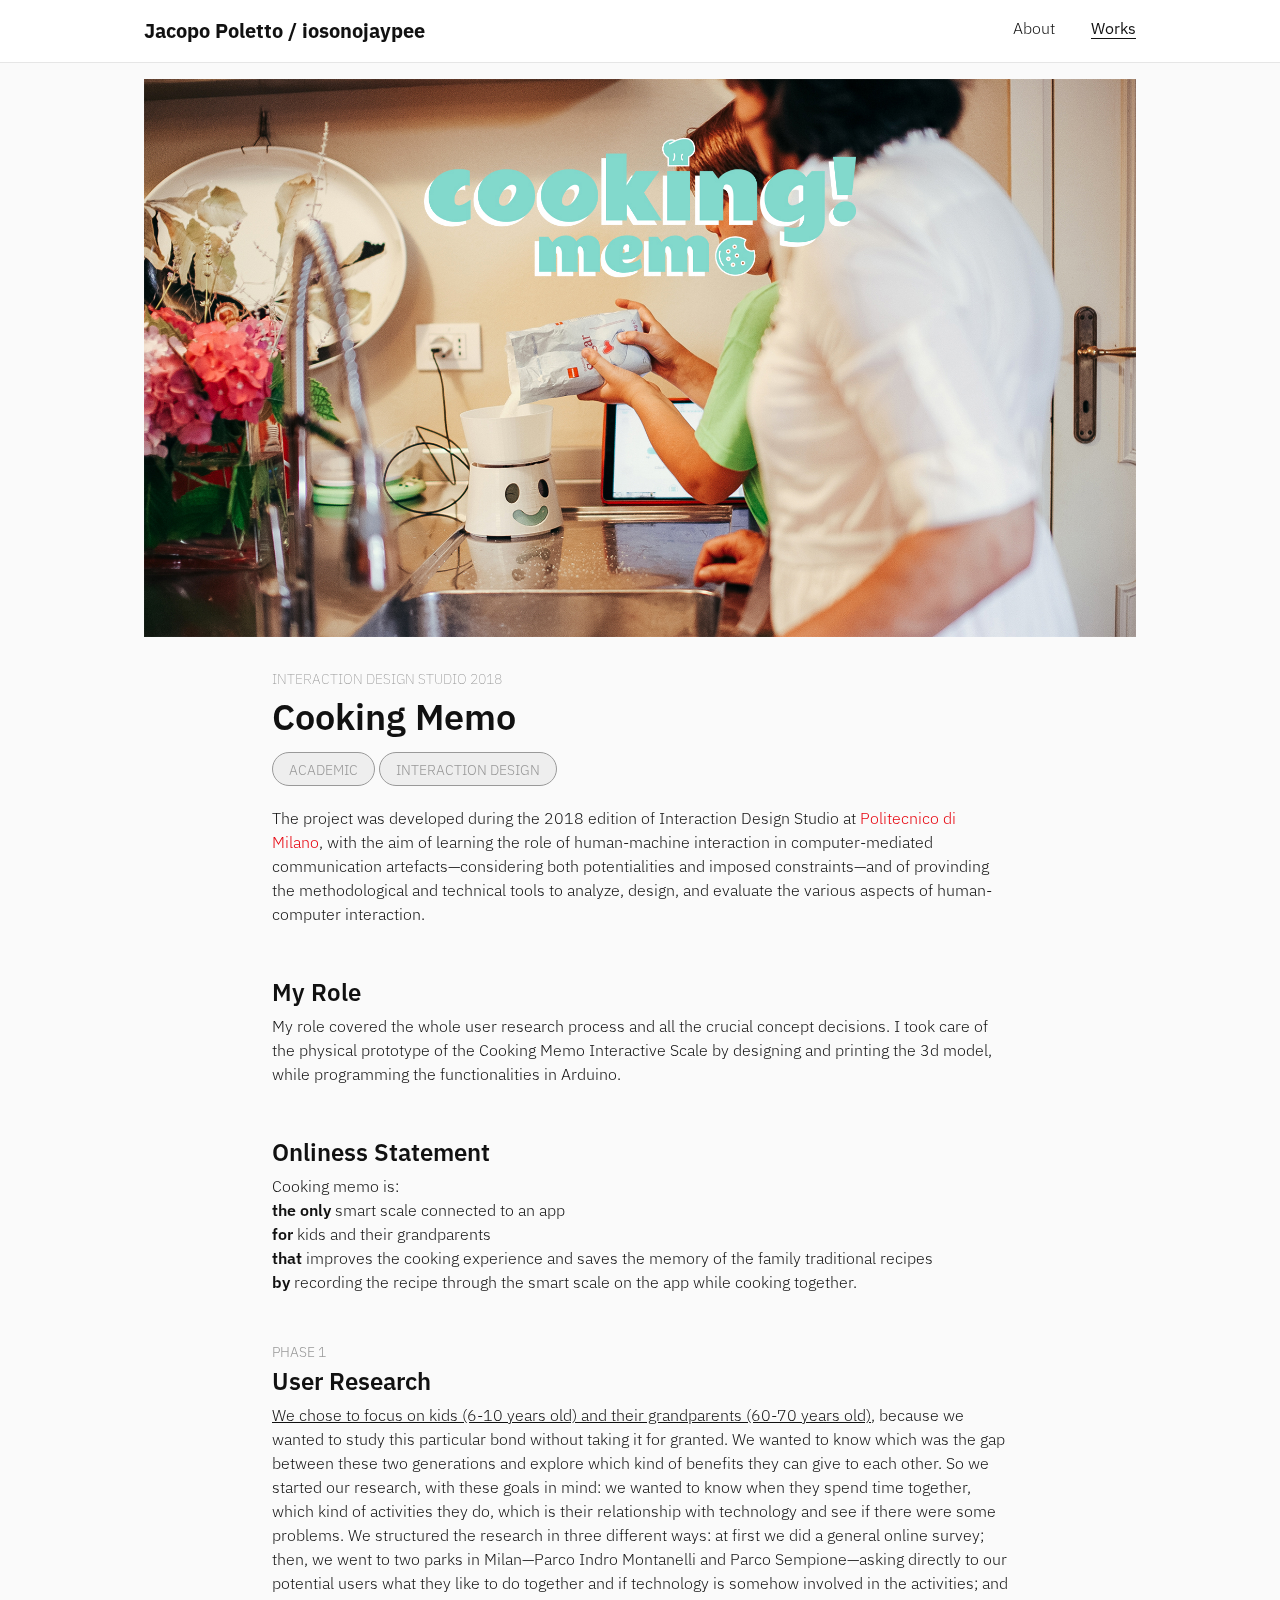
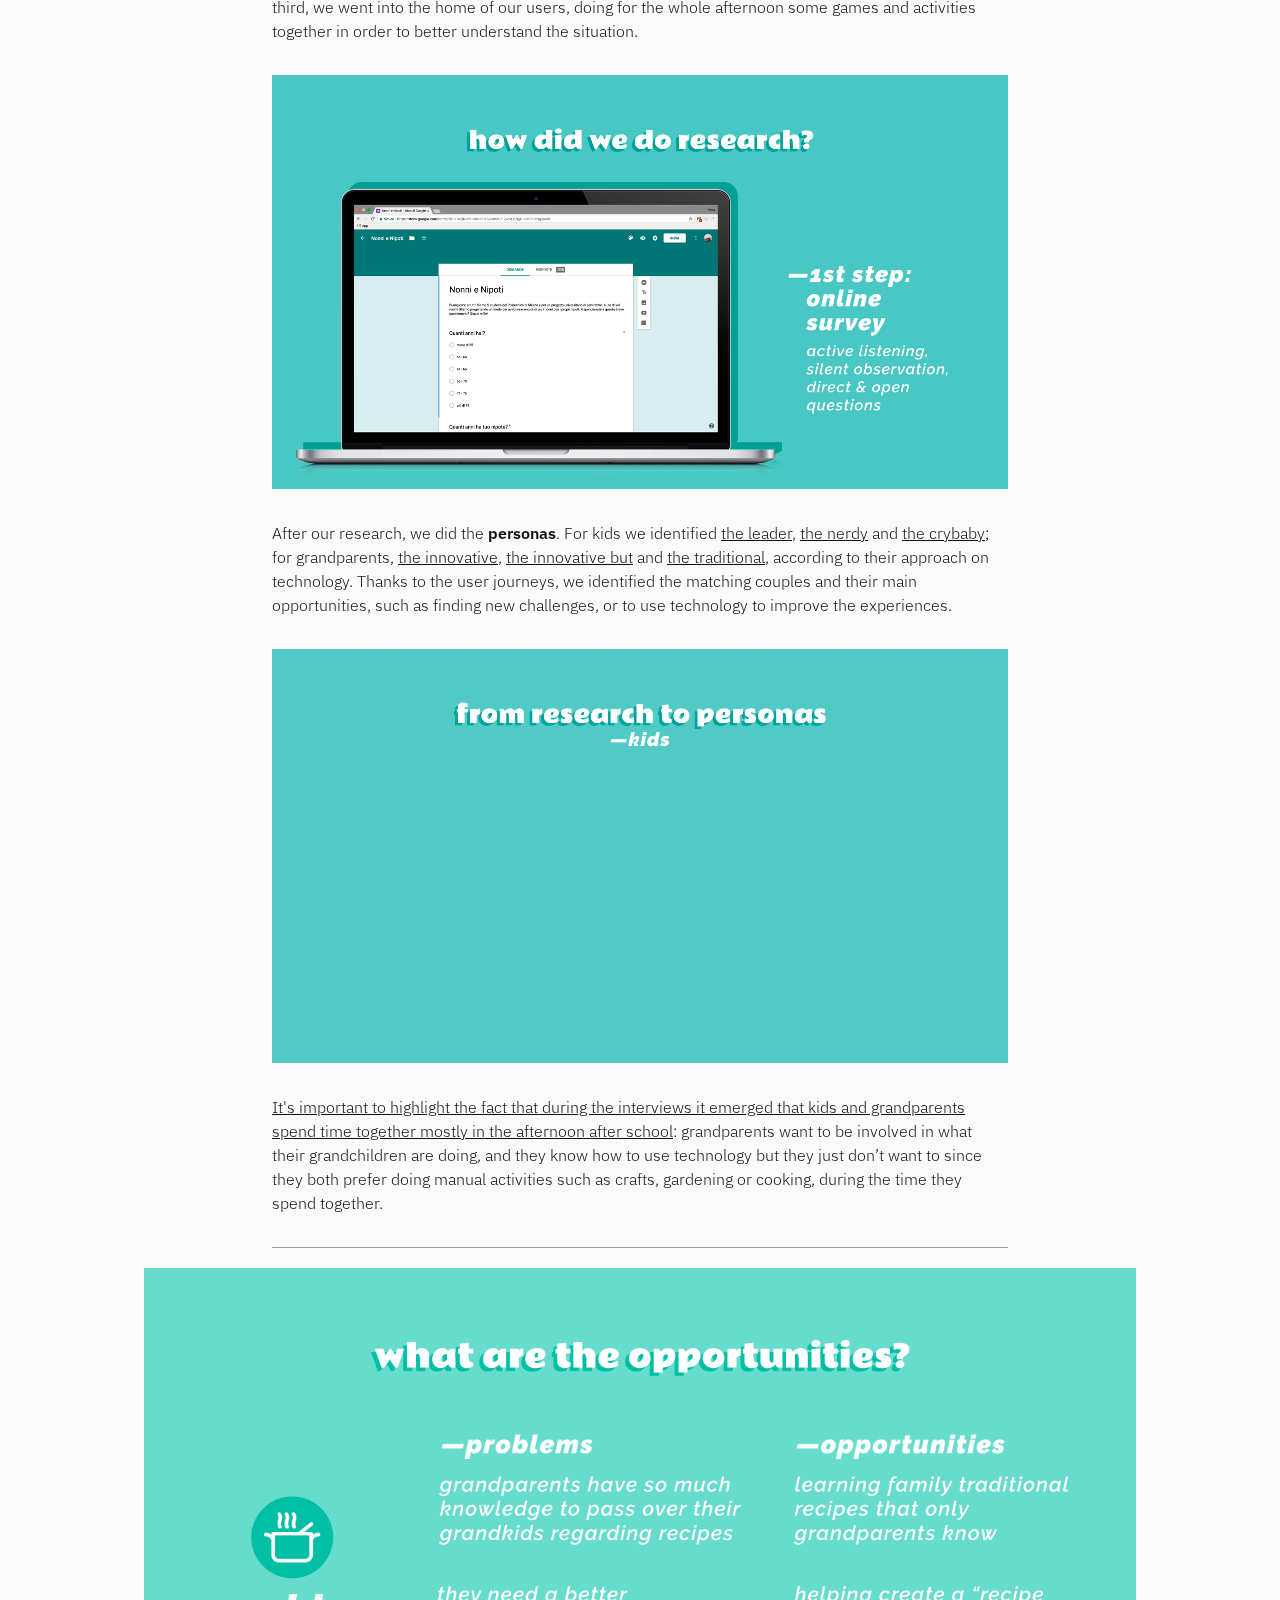
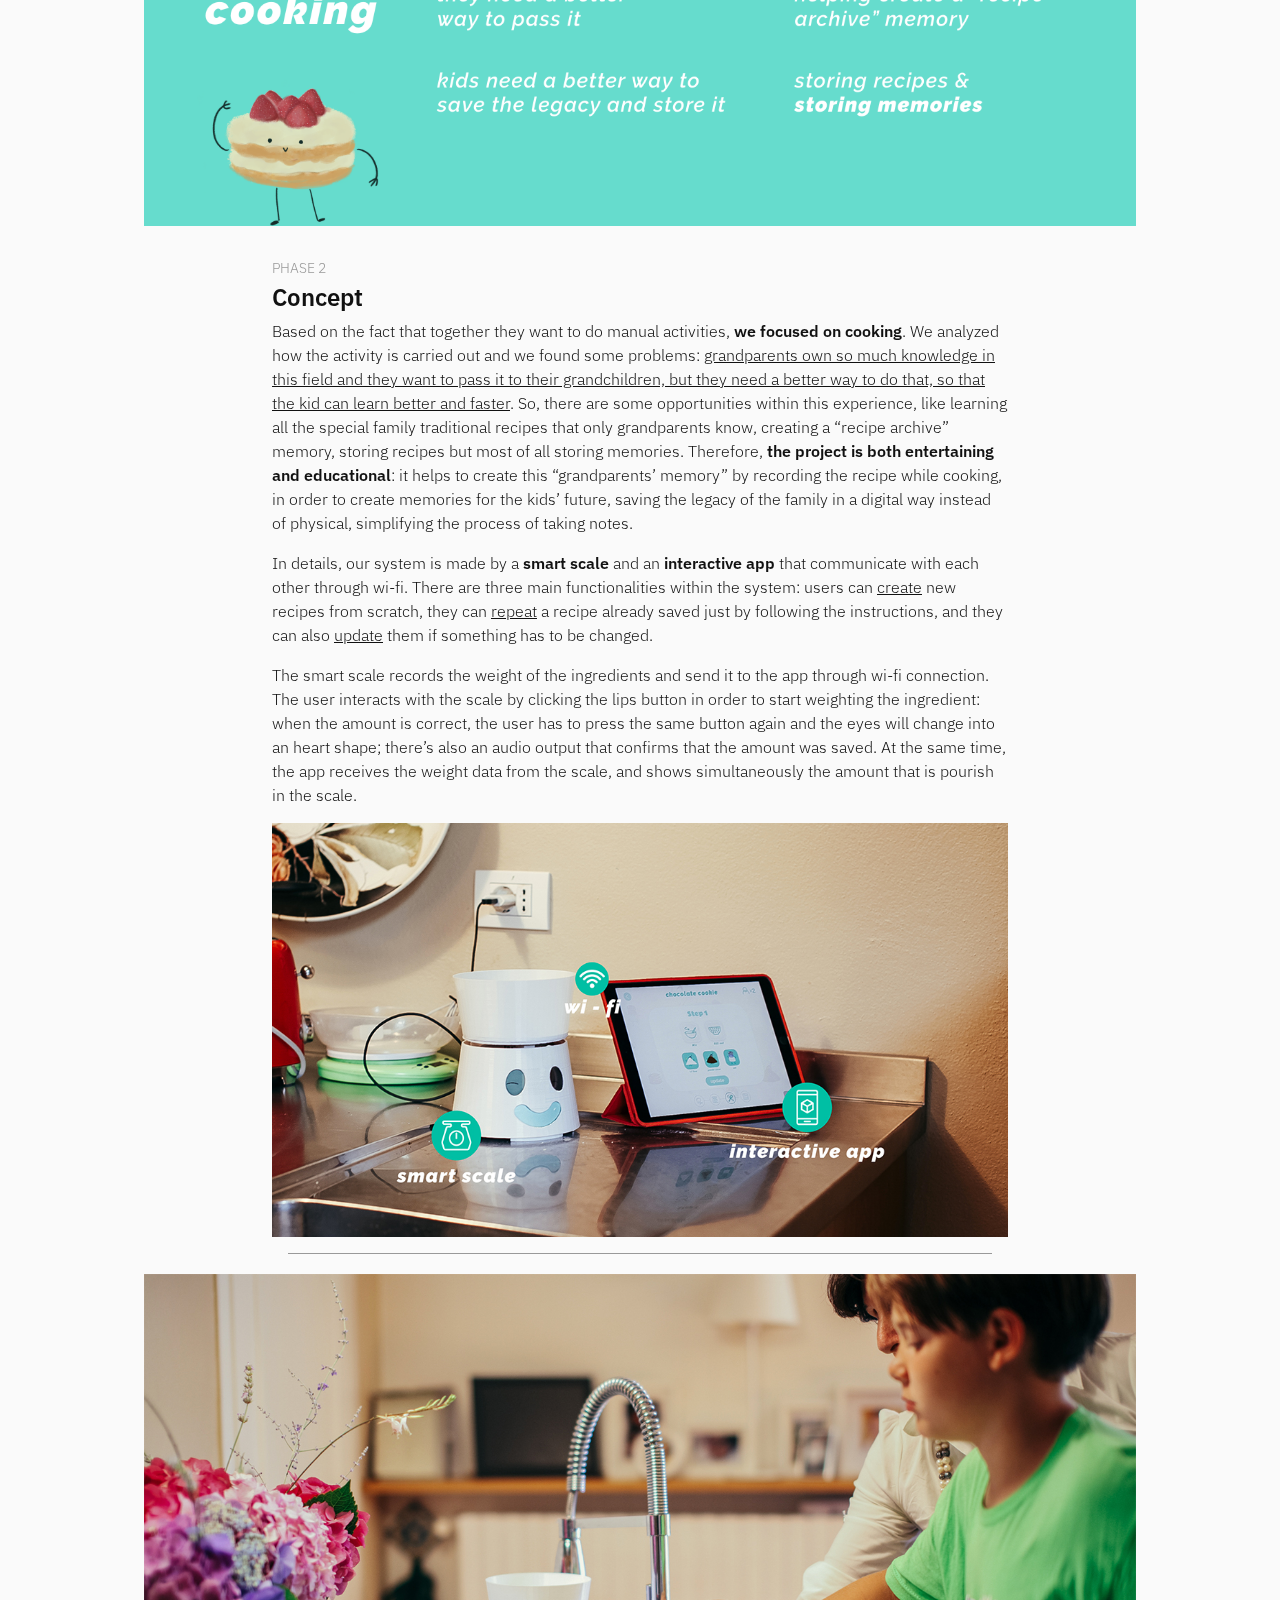
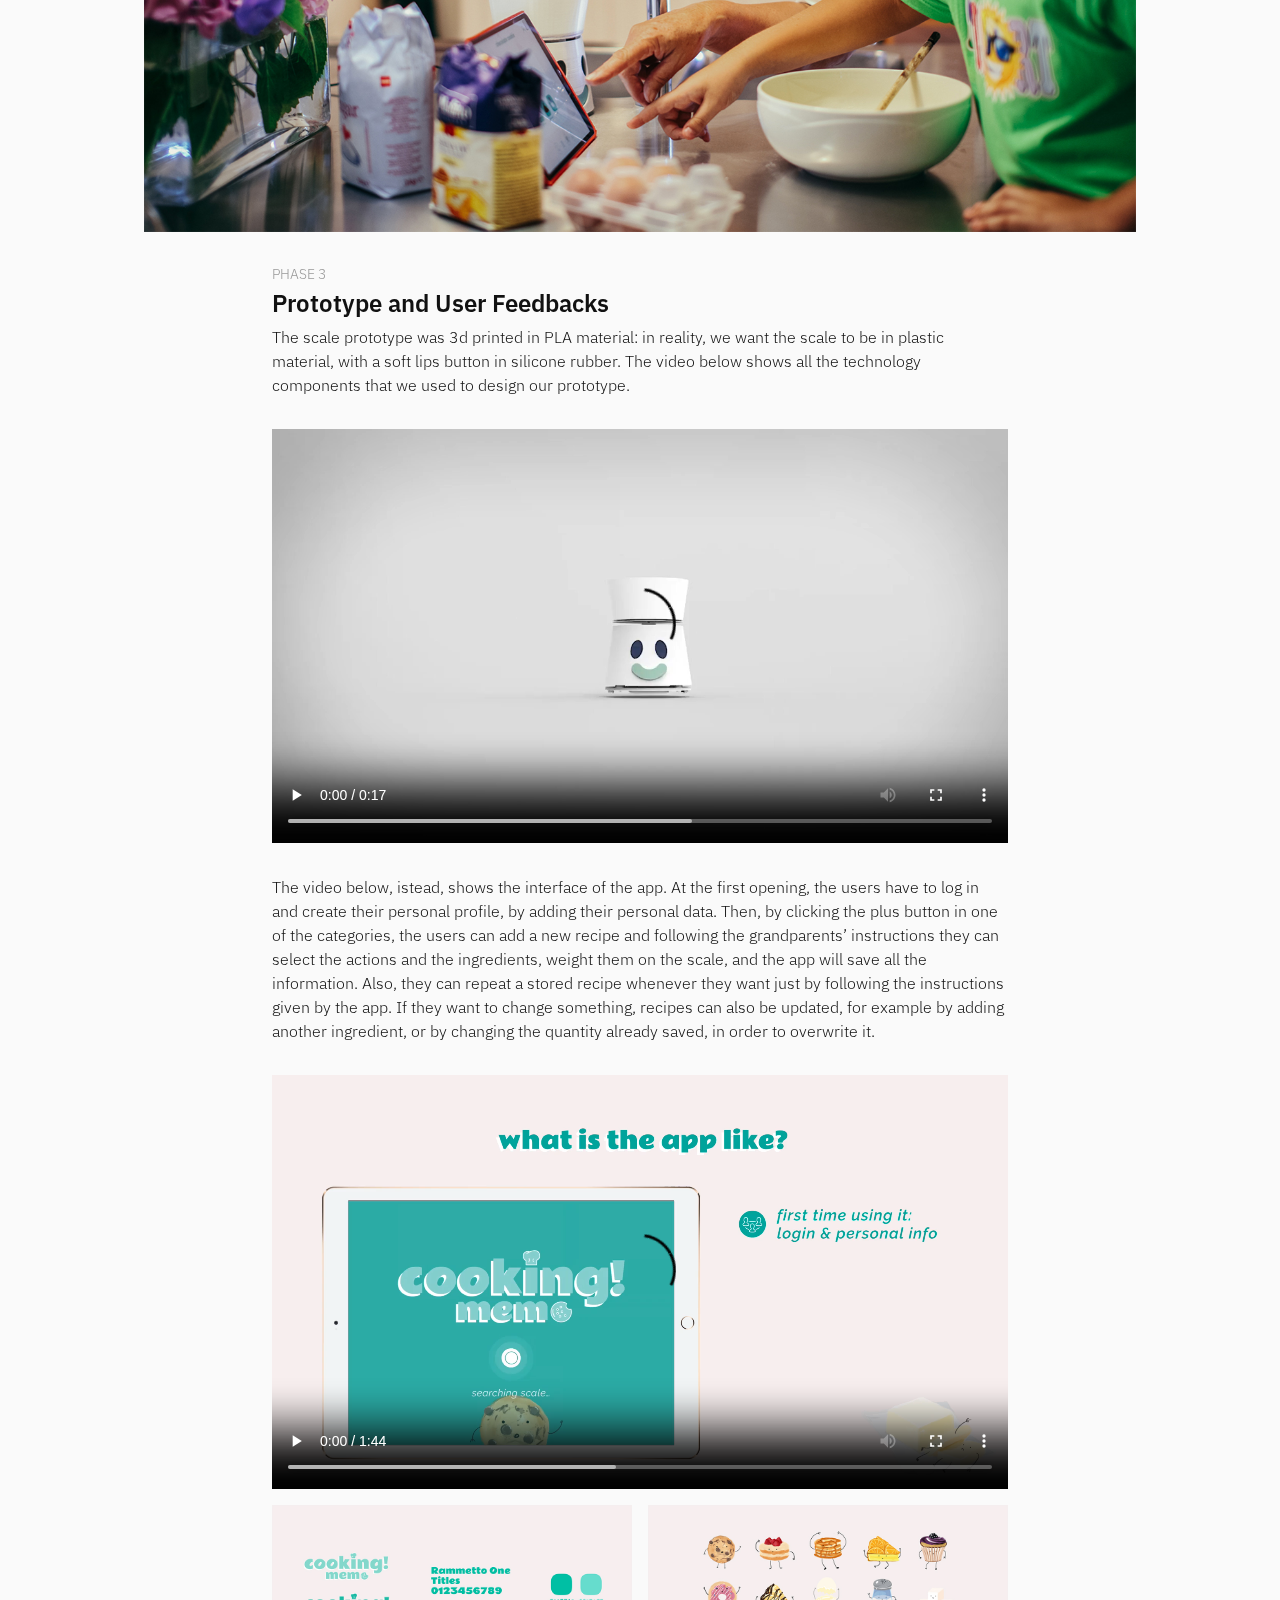
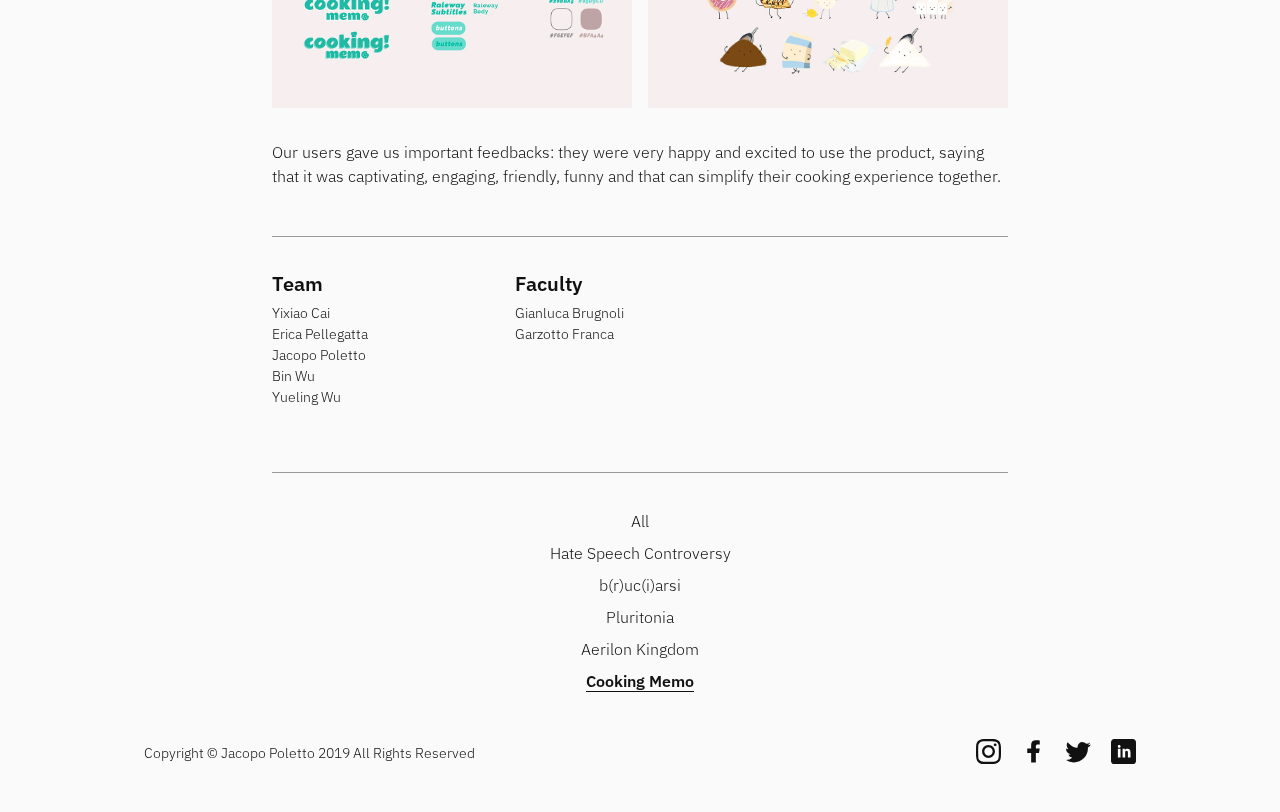
<file: works/cooking-memo.html>
<!DOCTYPE html>
<html lang="en">
    
    <head>

        <meta charset="utf-8">
        <meta http-equiv="x-ua-compatible" content="ie=edge">
        <meta name="viewport" content="width=device-width, initial-scale=1.0, maximum-scale=1.0, user-scalable=no, minimal-ui"/>

        <title>Jacopo Poletto - Aerilon Kingdom</title>
        <meta name="description" content="The only smart scale connected to an app for kids and their grandparents that improves the cooking experience and saves the memory of the family traditional recipes by recording the recipe through the smart scale on the app while cooking together.">
        <meta name="application-name" content="iosonojaypee"/>
        <meta name="keywords" content="Jacopo Poletto, iosonojaypee, Data Visualization Designer, Dataviz Designer, Information Designer, Designer, Storytelling, Politecnico di Milano, Interaction Design, Game, Kids">
        <meta name="apple-mobile-web-app-title" content="iosonojaypee">

        <!-- favicons -->
        <link rel="mask-icon" href="/static/images/favicons/safari-pinned-tab.svg" color="#000000">
        <link rel="apple-touch-icon" sizes="180x180" href="/static/images/favicons/apple-touch-icon.png">
        <link rel="apple-touch-icon-precomposed" sizes="114x114" href="/static/images/favicons/favicon144.png">
        <link rel="apple-touch-icon-precomposed" sizes="72x72" href="/static/images/favicons/favicon72.png">
        <link rel="apple-touch-icon-precomposed" href="/static/images/favicons/favicon57.png">
        <link rel="icon" type="image/png" sizes="32x32" href="/static/images/favicons/favicon32.png">
        <link rel="icon" type="image/png" sizes="16x16" href="/static/images/favicons/favicon16.png">

        <!-- meta facebook -->
        <meta property="og:title" content="Jacopo Poletto / iosonojaypee - Cooking Memo">
        <meta property="og:site_name" content="Jacopo Poletto / iosonojaypee - Cooking Memo" >
        <meta property="og:type" content="website">
        <meta property="og:url" content="jacopopoletto.com/works/cooking-memo.html">
        <meta property="og:image" content="jacopopoletto.com/static/images/works/cooking-memo/share-fb.png">
        <meta property="og:image:width" content="1240">
        <meta property="og:image:height" content="650">
        <meta property="og:description" content="The only smart scale connected to an app for kids and their grandparents that improves the cooking experience and saves the memory of the family traditional recipes by recording the recipe through the smart scale on the app while cooking together.">

        <!-- meta twitter -->
        <meta name="twitter:card" content="summary_large_image">
        <meta name="twitter:site" content="@iosonojaypee">
        <meta name="twitter:creator" content="@isonojaypee">
        <meta name="twitter:title" content="Jacopo Poletto - Cooking Memo">
        <meta name="twitter:description" content="The only smart scale connected to an app for kids and their grandparents that improves the cooking experience and saves the memory of the family traditional recipes by recording the recipe through the smart scale on the app while cooking together.">
        <meta name="twitter:image" content="jacopopoletto.com/static/images/works/cooking-memo/share-tw.png">   
        
        <!-- meta pinterest -->
        <meta name="p:domain_verify" content="f8c974885b94828e2910949723dfb0f5"/>

        <!-- Global site tag (gtag.js) - Google Analytics -->
        <script async src="https://www.googletagmanager.com/gtag/js?id=UA-144111277-1"></script>
        <script>
            window.dataLayer = window.dataLayer || [];
            function gtag(){dataLayer.push(arguments);}
            gtag('js', new Date());

            gtag('config', 'UA-144111277-1');
        </script>

        <!-- Tachyons -->
        <link type='text/css' rel="stylesheet" href="/css/style.css">

    </head>

    <body class="bg-white near-black">

        <!-- nav begins -->
        <nav class="bg-white self-start w-100 bb b--dark-gomma z-9999 navbar nav--pinned">
            <div class="mw48-m mw64-l center">
                <div class="cf pa3">
                    <div class="fl w-100 w-40-ns">
                        <a class="f4 fw7 no-underline link near-black hover-dark-red" href="/" title="Home">Jacopo Poletto / iosonojaypee</a>  
                    </div>
                    <div class="fl w-100 w-60-ns pl2-m pt3 pt0-ns tr-ns">
                        <ul class="list w-100 pa0 ma0">
                            <li class="dib mb1-ns mr2 mr4-l f5 fw3">
                                <a class="link near-black no-underline hover-dark-red" href="/about.html">About</a>
                            </li>
                            <li class="dib mb1-ns f5">
                                <a class="link near-black bb hover-dark-red" href="/">Works</a>
                            </li>
                        </ul>
                    </div>
                </div>
            </div>
        </nav>

        <div class="nav-height"></div>

        
        <article class="bg-gomma">

            <!-- cover dix-->
            <div class="mw64 ma0 pa3 center">
                <figure class="ma0">
                    <img src="/static/images/works/cooking-memo/Cooking-Memo-cover.jpg">
                </figure> 
            </div>

            <!-- title -->
            <header class="mw48 ma0 pa3 center">
                <h3 class="f6 fw2 silver ma0 pa0">INTERACTION DESIGN STUDIO 2018</h3>
                <h1 class="f2 fw6 ma0 pb1">Cooking Memo</h1>
                <div class="bg-light-gray dib br-pill ba b--silver pv1 ph3 mv1">
                    <span class="f7 f6-ns fw3 silver">ACADEMIC</span>
                </div>
                <div class="bg-light-gray dib br-pill ba b--silver pv1 ph3 mv1">
                    <span class="f7 f6-ns fw3 silver">INTERACTION DESIGN</span>
                </div>
                <p class="f5 fw3 ma0 pv3">The project was developed during the 2018 edition of Interaction Design Studio at <a class="underline-hover link no-underline dark-red" href="https://www.polimi.it/" target="_blank">Politecnico di Milano</a>, with the aim of learning the role of human-machine interaction in computer-mediated communication artefacts—considering both potentialities and imposed constraints—and of provinding the methodological and technical tools to analyze, design, and evaluate the various aspects of human-computer interaction.</p>
            </header>
                
            <!-- my role -->
            <section class="mw48 ma0 pa3 center">
                <h2 class="f3 fw6 ma0 pb1">My Role</h2>
                <p class="f5 fw3 ma0 pb3">My role covered the whole user research process and all the crucial concept decisions. I took care of the physical prototype of the Cooking Memo Interactive Scale by designing and printing the 3d model, while programming the functionalities in Arduino.</p>    
            </section>

            <!-- my role -->
            <section class="mw48 ma0 pa3 center">
                <h2 class="f3 fw6 ma0 pb1">Onliness Statement</h2>
                <p class="f5 fw3 ma0 pb3">Cooking memo is:<br><span class="fw6">the only</span> smart scale connected to an app<br><span class="fw6">for</span> kids and their grandparents<br><span class="fw6">that</span> improves the cooking experience and saves the memory of the family traditional recipes<br><span class="fw6">by</span> recording the recipe through the smart scale on the app while cooking together.</p>
            </section>

            <!-- phase 1: User Research -->
            <section>
                <div class="mw48 ma0 pa3 center">
                    <h3 class="f6 fw3 silver ma0 pa0">PHASE 1</h3>
                    <h2 class="f3 fw6 ma0 pb1">User Research</h2>
                    <p class="f5 fw3 ma0 pb4"><span class="underline">We chose to focus on kids (6-10 years old) and their grandparents (60-70 years old)</span>, because we wanted to study this particular bond without taking it for granted. We wanted to know which was the gap between these two generations and explore which kind of benefits they can give to each other. So we started our research, with these goals in mind: we wanted to know when they spend time together, which kind of activities they do, which is their relationship with technology and see if there were some problems. We structured the research in three different ways: at first we did a general online survey; then, we went to two parks in Milan—Parco Indro Montanelli and Parco Sempione—asking directly to our potential users what they like to do together and if technology is somehow involved in the activities; and third, we went into the home of our users, doing for the whole afternoon some games and activities together in order to better understand the situation.</p>

                    <video class= "pb4" src="/static/images/works/cooking-memo/Cooking-Memo-user-research.mp4" width="100%" loop muted autoplay playsinline></video>
                    <!--
                    <figure class="ma0 pb4">
                        <img src="/static/images/works/cooking-memo/Cooking-Memo-user-research-01.png">
                    </figure>
                    -->

                    <p class="f5 fw3 ma0 pb4">After our research, we did the <span class="fw6">personas</span>. For kids we identified <span class="underline">the leader</span>, <span class="underline">the nerdy</span> and <span class="underline">the crybaby</span>; for grandparents, <span class="underline">the innovative</span>, <span class="underline">the innovative but</span> and <span class="underline">the traditional</span>, according to their approach on technology. Thanks to the user journeys, we identified the matching couples and their main opportunities, such as finding new challenges, or to use technology to improve the experiences.</p>
                    
                    <div class="mw48 ma0 pb4 center">
                        <video src="/static/images/works/cooking-memo/Cooking-Memo-personas.mp4" width="100%" loop muted autoplay playsinline></video>
                    </div>

                    <p class="f5 fw3 ma0 pb3"><span class="underline">It's important to highlight the fact that during the interviews it emerged that kids and grandparents spend time together mostly in the afternoon after school</span>: grandparents want to be involved in what their grandchildren are doing, and they know how to use technology but they just don’t want to since they both prefer doing manual activities such as crafts, gardening or cooking, during the time they spend together.</p>
                </div>

                <div class="mw48 center ma0 ph3 pb3 center">
                        <div class="ma0 bb b--silver"></div>
                    </div> 
            </section>
                

            <!-- phase 2: concept-->
            <section>
                <div class="mw64 center ma0 ph3 pb3 pt1">
                    <figure class="ma0">
                        <img src="/static/images/works/cooking-memo/Cooking-Memo-Opportunities.png">
                    </figure>  
                </div>
                <div class="mw48 ma0 ph3 pt3 center">
                    <h3 class="f6 fw3 silver ma0 pa0">PHASE 2</h3>
                    <h2 class="f3 fw6 ma0 pb1">Concept</h2>
                    <p class="f5 fw3 ma0 pb3">Based on the fact that together they want to do manual activities, <span class="fw6">we focused on cooking</span>. We analyzed how the activity is carried out and we found some problems: <span class="underline">grandparents own so much knowledge in this field and they want to pass it to their grandchildren, but they need a better way to do that, so that the kid can learn better and faster</span>. So, there are some opportunities within this experience, like learning all the special family traditional recipes that only grandparents know, creating a “recipe archive” memory, storing recipes but most of all storing memories. Therefore, <span class="fw6">the project is both entertaining and educational</span>: it helps to create this “grandparents’ memory” by recording the recipe while cooking, in order to create memories for the kids’ future, saving the legacy of the family in a digital way instead of physical, simplifying the process of taking notes.</p>
    
                    <p class="f5 fw3 ma0 pb3">In details, our system is made by a <span class="fw6">smart scale</span> and an <span class="fw6">interactive app</span> that communicate with each other through wi-fi. There are three main functionalities within the system: users can <span class="underline">create</span> new recipes from scratch, they can <span class="underline">repeat</span> a recipe already saved just by following the instructions, and they can also <span class="underline">update</span> them if something has to be changed.</p>
                
                    <p class="f5 fw3 ma0 pb3">The smart scale records the weight of the ingredients and send it to the app through wi-fi connection. The user interacts with the scale by clicking the lips button in order to start weighting the ingredient: when the amount is correct, the user has to press the same button again and the eyes will change into an heart shape; there’s also an audio output that confirms that the amount was saved. At the same time, the app receives the weight data from the scale, and shows simultaneously the amount that is pourish in the scale.</p>
                
                    <figure class="ma0">
                        <img src="/static/images/works/cooking-memo/Cooking-Memo-concept-scale-app.jpg">
                    </figure>

                    <div class="mw48 center ma0 pa3 center">
                        <div class="ma0 bb b--silver"></div>
                    </div>
                </div> 

            </section>

            <!-- phase 3: Prototype and User Feedbacks -->
            <section>

                <div class="mw64 center ma0 ph3 pb3 pt1">
                    <figure class="ma0">
                        <img src="/static/images/works/cooking-memo/Cooking-Memo-User-experience.jpg">
                    </figure>  
                </div>

                <div class="mw48 ma0 pa3 center">
                    <h3 class="f6 fw3 silver ma0 pa0">PHASE 3</h3>
                    <h2 class="f3 fw6 ma0 pb1">Prototype and User Feedbacks</h2>
                    <p class="f5 fw3 ma0 pb3">The scale prototype was 3d printed in PLA material: in reality, we want the scale to be in plastic material, with a soft lips button in silicone rubber. The video below shows all the technology components that we used to design our prototype.</p>
                    <video class="pv3" src="/static/images/works/cooking-memo/Cooking-Memo-esploso.mp4" width="100%" controls></video>
                    <p class="f5 fw3 ma0 pv3">The video below, istead, shows the interface of the app. At the first opening, the users have to log in and create their personal profile, by adding their personal data. Then, by clicking the plus button in one of the categories, the users can add a new recipe and following the grandparents’ instructions they can select the actions and the ingredients, weight them on the scale, and the app will save all the information. Also, they can repeat a stored recipe whenever they want just by following the instructions given by the app. If they want to change something, recipes can also be updated, for example by adding another ingredient, or by changing the quantity already saved, in order to overwrite it.</p>
                    <video class="pt3" src="/static/images/works/cooking-memo/Cooking-Memo-User-experience-app.mp4" width="100%" controls></video>

                </div>

                <div class="mw48 center flex flex-column flex-row-ns ph3">
                    <div class="relative pr2-ns pb3 w-100 w-50-ns">
                        <figure class="w-100 ma0">
                            <img class="db" src="/static/images/works/cooking-memo/Cooking-memo-visual-identity-01.jpg">
                        </figure>
                    </div>                    
                    <div class="relative pl2-ns pb3 w-100 w-50-ns">
                        <figure class="w-100 ma0">
                            <img src="/static/images/works/cooking-memo/Cooking-memo-visual-identity-02.jpg">
                        </figure>
                    </div>
                </div>
      
                <div class="mw48 ma0 pa3 center">
                    <p class="f5 fw3 ma0 pb3">Our users gave us important feedbacks: they were very happy and excited to use the product, saying that it was captivating, engaging, friendly, funny and that can simplify their cooking experience together.</p>
                </div>

                <div class="mw48 ma0 pa3 center">
                        <div class="ma0 bb b--silver"></div>
                    </div> 
            </section>

            <section class="mw48 ma0 pa3 center flex flex-column flex-row-l flex-row-m">
                    <div class="w-33-ns pb4">
                            <h2 class="f4 fw6 ma0 pb1">Team</h2>
                            <ul class="list ma0 pa0">
                                <li class="f6 fw3">Yixiao Cai</li>
                                <li class="f6 fw3">Erica Pellegatta</li>
                                <li class="f6 fw3">Jacopo Poletto</li>
                                <li class="f6 fw3">Bin Wu</li>
                                <li class="f6 fw3">Yueling Wu</li>

                            </ul>
                        </div>
                    <div class="w-33-ns pb4">
                            <h2 class="f4 fw6 ma0 pb1">Faculty</h2>
                            <ul class="list ma0 pa0">
                                <li class="f6 fw3">Gianluca Brugnoli</li>
                                <li class="f6 fw3">Garzotto Franca</li>
                            </ul>
                        </div>  
                    
                </section>

            <div class="mw48 ma0 pa3 center">
                    <div class="ma0 bb b--silver"></div>
                    </div>  
            
            </article>

        <!-- nav -->
        <nav class="bg-gomma">
                <ul class="mw48 center pa3 list ma0 tc-ns fw3">
                    <li class="pv1">
                        <a class="link no-underline underline-hover near-black hover-dark-red" href="/">All</a>
                    </li>
                    <li class="pv1">
                        <a class="link no-underline underline-hover near-black hover-dark-red" href="/works/hate-speech-controversy.html">Hate Speech Controversy</a>
                    </li>
                    <li class="pv1">
                        <a class="link no-underline underline-hover near-black hover-dark-red" href="/works/bruciarsi.html">b(r)uc(i)arsi</a>
                    </li>
                    <li class="pv1"> 
                        <a class="link no-underline underline-hover near-black hover-dark-red" href="http://www.instagram.com/pluritonia" target="_blank">Pluritonia</a>
                    </li>
                    <li class="pv1">
                        <a class="link no-underline underline-hover near-black hover-dark-red" href="/works/aerilon-kingdom.html">Aerilon Kingdom</a>
                    </li>
                    <li class="pv1">
                        <a class="fw6 link near-black bb hover-dark-red" href="/works/cooking-memo.html">Cooking Memo</a>
                    </li>
                </ul>
            </nav>
        
        <!-- footer -->    
        <footer class="bg-gomma pb3">
                <div class="mw48-m mw64 center pa3 dt dt--fixed w-100">
    
                    <div class="dn dtc-ns v-mid">
                        <p class="f6 fw3 dib pr3 mb3">Copyright © Jacopo Poletto <time>2019</time> All Rights Reserved</p>
                    </div>
    
                    <div class="db dtc-ns near-black tr-ns v-mid">
    
                        <a href="https://www.instagram.com/iosonojaypee" target="_blank" class="link dib mr3 near-black hover-dark-red" title="Jacopo Poletto on Instagram">
                            <svg class="db" data-icon="instagram" fill="currentColor" viewBox="0 0 24 24" width="25px" height="25px">
                                <title>Jacopo Poletto on Instagram</title>
                                <path d="M12,0C8.7,0,8.3,0,7.1,0.1C5.8,0.1,4.9,0.3,4.1,0.6C3.4,0.9,2.7,1.3,2,2S0.9,3.3,0.6,4.1C0.3,4.9,0.1,5.8,0.1,7.1
                                C0,8.3,0,8.7,0,12s0,3.7,0.1,4.9c0.1,1.3,0.3,2.1,0.6,2.9C0.9,20.6,1.3,21.3,2,22c0.7,0.7,1.3,1.1,2.1,1.4c0.8,0.3,1.6,0.5,2.9,0.6
                                C8.3,24,8.7,24,12,24s3.7,0,4.9-0.1c1.3-0.1,2.1-0.3,2.9-0.6c0.8-0.3,1.5-0.7,2.1-1.4c0.7-0.7,1.1-1.3,1.4-2.1
                                c0.3-0.8,0.5-1.6,0.6-2.9C24,15.7,24,15.3,24,12s0-3.7-0.1-4.9c-0.1-1.3-0.3-2.1-0.6-2.9C23.1,3.4,22.7,2.7,22,2
                                c-0.7-0.7-1.3-1.1-2.1-1.4c-0.8-0.3-1.6-0.5-2.9-0.6C15.7,0,15.3,0,12,0z M12,2.2c3.2,0,3.6,0,4.9,0.1c1.2,0.1,1.8,0.2,2.2,0.4
                                c0.6,0.2,1,0.5,1.4,0.9c0.4,0.4,0.7,0.8,0.9,1.4c0.2,0.4,0.4,1.1,0.4,2.2c0.1,1.3,0.1,1.6,0.1,4.8s0,3.6-0.1,4.9
                                c-0.1,1.2-0.3,1.8-0.4,2.2c-0.2,0.6-0.5,1-0.9,1.4c-0.4,0.4-0.8,0.7-1.4,0.9c-0.4,0.2-1.1,0.4-2.2,0.4c-1.3,0.1-1.6,0.1-4.9,0.1
                                c-3.2,0-3.6,0-4.9-0.1c-1.2-0.1-1.8-0.3-2.2-0.4c-0.6-0.2-1-0.5-1.4-0.9c-0.4-0.4-0.7-0.8-0.9-1.4c-0.2-0.4-0.4-1.1-0.4-2.2
                                c0-1.3-0.1-1.6-0.1-4.8c0-3.2,0-3.6,0.1-4.9C2.2,6,2.4,5.3,2.6,4.9c0.2-0.6,0.5-1,0.9-1.4c0.4-0.4,0.8-0.7,1.4-0.9
                                c0.4-0.2,1.1-0.4,2.2-0.4C8.4,2.1,8.7,2.1,12,2.2C12,2.1,12,2.2,12,2.2z M12,5.8c-3.4,0-6.2,2.8-6.2,6.2c0,3.4,2.8,6.2,6.2,6.2
                                c3.4,0,6.2-2.8,6.2-6.2C18.2,8.6,15.4,5.8,12,5.8z M12,16c-2.2,0-4-1.8-4-4s1.8-4,4-4s4,1.8,4,4S14.2,16,12,16z M19.8,5.6
                                c0,0.8-0.6,1.4-1.4,1.4C17.6,7,17,6.4,17,5.6s0.6-1.4,1.4-1.4C19.2,4.2,19.8,4.8,19.8,5.6z"/>
                            </svg>
                        </a>
    
                        <a href="https://www.facebook.com/jacopo.poletto" target="_blank" class="link dib mr3 near-black hover-dark-red" title="Jacopo Poletto on Facebook">
                            <svg class="db" data-icon="facebook" viewBox="0 0 32 32" fill="currentColor" width="25px" height="25px">
                                <title >Jacopo Poletto on Facebook</title>
                                <path d="M8 12 L13 12 L13 8 C13 2 17 1 24 2 L24 7 C20 7 19 7 19 10 L19 12 L24 12 L23 18 L19 18 L19 30 L13 30 L13 18 L8 18 z"></path>
                            </svg>
                        </a>
    
                        <a href="https://twitter.com/iosonojaypee" target="_blank" class="link dib mr3 near-black hover-dark-red">
                            <svg class="db" data-icon="twitter" viewBox="0 0 32 32" fill="currentColor" width="25px" height="25px">
                                <title >Jacopo Poletto on Twitter</title>
                                <path d="M2 4 C6 8 10 12 15 11 A6 6 0 0 1 22 4 A6 6 0 0 1 26 6 A8 8 0 0 0 31 4 A8 8 0 0 1 28 8 A8 8 0 0 0 32 7 A8 8 0 0 1 28 11 A18 18 0 0 1 10 30 A18 18 0 0 1 0 27 A12 12 0 0 0 8 24 A8 8 0 0 1 3 20 A8 8 0 0 0 6 19.5 A8 8 0 0 1 0 12 A8 8 0 0 0 3 13 A8 8 0 0 1 2 4"></path>
                            </svg>
                        </a>
    
                        <a href="https://www.linkedin.com/in/jacopopoletto" target="_blank" class="link dib near-black hover-dark-red">
                            <svg class="db" x="0px" y="0px" viewBox="0 0 48 48" width="25px" height="25px">
                                <title >Jacopo Poletto on Linkedin</title>
                                <linearGradient gradientUnits="userSpaceOnUse" x1="23.9995" y1="0" x2="23.9995" y2="48.0005">
                                    <stop offset="0"></stop>
                                    <stop offset="1"></stop>
                                </linearGradient>
                                <path fill="currentColor" d="M48,42c0,3.313-2.687,6-6,6H6c-3.313,0-6-2.687-6-6V6 c0-3.313,2.687-6,6-6h36c3.313,0,6,2.687,6,6V42z"></path>
                                <g>
                                    <g>
                                        <path fill="#FFFFFF" d="M15.731,11.633c-1.608,0-2.658,1.083-2.625,2.527c-0.033,1.378,1.018,2.494,2.593,2.494 c1.641,0,2.691-1.116,2.691-2.494C18.357,12.716,17.339,11.633,15.731,11.633z M13.237,35.557h4.988V18.508h-4.988V35.557z M31.712,18.748c-1.595,0-3.222-0.329-4.956,2.36h-0.099l-0.087-2.599h-4.417c0.065,1.411,0.074,3.518,0.074,5.52v11.529h4.988 v-9.854c0-0.46,0.065-0.919,0.196-1.248c0.328-0.919,1.149-1.871,2.527-1.871c1.805,0,2.527,1.411,2.527,3.479v9.494h4.988V25.439 C37.455,20.713,34.993,18.748,31.712,18.748z"></path>
                                    </g>
                                </g>
                            </svg>
                        </a>
                    </div>
    
                    <div class="db dn-ns">
                        <p class="f6 fw3 mt4">Copyright © Jacopo Poletto <time>2019</time> All Rights Reserved</p>
                    </div>
                </div>
                        
            </footer>
    
    
    </body>

</html>
</file>
<file: css/style.css>
/* font IBM Plex Sans + IBM Plex Serif */

@import url('https://fonts.googleapis.com/css?family=IBM+Plex+Sans:100,100i,200,200i,300,300i,400,400i,500,500i,600,600i,700,700i&display=swap');
@import url('https://fonts.googleapis.com/css?family=IBM+Plex+Serif:100,100i,200,200i,300,300i,400,400i,500,500i,600,600i,700,700i&display=swap');
@import url('https://fonts.googleapis.com/css?family=IBM+Plex+Mono:100,100i,200,200i,300,300i,400,400i,500,500i,600,600i,700,700i&display=swap');

/* personal CSS */

body {
  font-family: 'IBM Plex Sans', sans-serif;
  line-height: 1.5;
  font-variant-ligatures: none
}

.bg-gomma {
  background-color: #fafafa
}

.b--dark-gomma {
  border-color: #e6e6e6;
}

img {
  display: block
}

video {
  display: block;
}

.mh-2 {
  margin-left: -.5rem;
  margin-right: -.5rem
}

.navbar {
  will-change: transform;
  transition: transform .2s linear;
  position: fixed
}

.navbar-abs {
  will-change: transform;
  transition: transform .2s linear;
  position: absolute
}

.navbar--pinned {
  transform: translateY(0)
}

.navbar--unpinned {
  transform: translateY(-100%)
}

.nav-height {
  height: 104px;
}

.relative:hover .overlaycontainer {
  opacity: 1;
  transition: 1s opacity
}

.underline-yellow {
  background-image: linear-gradient(180deg,transparent 60%,rgba(255, 222, 55, 1) 0)
}

::selection {
  background-color: #ffde37;
}


/* MODIFIED by iosonojaypee*/

/*! TACHYONS v4.11.2 | http://tachyons.io */
/*
 *
 *      ________            ______
 *      ___  __/_____ _________  /______  ______________________
 *      __  /  _  __ `/  ___/_  __ \_  / / /  __ \_  __ \_  ___/
 *      _  /   / /_/ // /__ _  / / /  /_/ // /_/ /  / / /(__  )
 *      /_/    \__,_/ \___/ /_/ /_/_\__, / \____//_/ /_//____/
 *                                 /____/
 *
 *    TABLE OF CONTENTS
 *
 *    1. External Library Includes
 *       - Normalize.css | http://normalize.css.github.io
 *    2. Tachyons Modules
 *    3. Variables
 *       - Media Queries
 *       - Colors
 *    4. Debugging
 *       - Debug all
 *       - Debug children
 *
 */
/* External Library Includes */
/*! normalize.css v8.0.0 | MIT License | github.com/necolas/normalize.css */
/* Document
   ========================================================================== */
/**
 * 1. Correct the line height in all browsers.
 * 2. Prevent adjustments of font size after orientation changes in iOS.
 */
 html { line-height: 1.15; /* 1 */ -webkit-text-size-adjust: 100%; /* 2 */ }
 /* Sections
    ========================================================================== */
 /**
  * Remove the margin in all browsers.
  */
 body { margin: 0; }
 /**
  * Correct the font size and margin on `h1` elements within `section` and
  * `article` contexts in Chrome, Firefox, and Safari.
  */
 h1 { font-size: 2em; margin: .67em 0; }
 /* Grouping content
    ========================================================================== */
 /**
  * 1. Add the correct box sizing in Firefox.
  * 2. Show the overflow in Edge and IE.
  */
 hr { box-sizing: content-box; /* 1 */ height: 0; /* 1 */ overflow: visible; /* 2 */ }
 /**
  * 1. Correct the inheritance and scaling of font size in all browsers.
  * 2. Correct the odd `em` font sizing in all browsers.
  */
 pre { font-family: monospace, monospace; /* 1 */ font-size: 1em; /* 2 */ }
 /* Text-level semantics
    ========================================================================== */
 /**
  * Remove the gray background on active links in IE 10.
  */
 a { background-color: transparent; }
 /**
  * 1. Remove the bottom border in Chrome 57-
  * 2. Add the correct text decoration in Chrome, Edge, IE, Opera, and Safari.
  */
 abbr[title] { border-bottom: none; /* 1 */ text-decoration: underline; /* 2 */ -webkit-text-decoration: underline dotted; text-decoration: underline dotted; /* 2 */ }
 /**
  * Add the correct font weight in Chrome, Edge, and Safari.
  */
 b, strong { font-weight: bolder; }
 /**
  * 1. Correct the inheritance and scaling of font size in all browsers.
  * 2. Correct the odd `em` font sizing in all browsers.
  */
 code, kbd, samp { font-family: monospace, monospace; /* 1 */ font-size: 1em; /* 2 */ }
 /**
  * Add the correct font size in all browsers.
  */
 small { font-size: 80%; }
 /**
  * Prevent `sub` and `sup` elements from affecting the line height in
  * all browsers.
  */
 sub, sup { font-size: 75%; line-height: 0; position: relative; vertical-align: baseline; }
 sub { bottom: -0.25em; }
 sup { top: -0.5em; }
 /* Embedded content
    ========================================================================== */
 /**
  * Remove the border on images inside links in IE 10.
  */
 img { border-style: none; }
 /* Forms
    ========================================================================== */
 /**
  * 1. Change the font styles in all browsers.
  * 2. Remove the margin in Firefox and Safari.
  */
 button, input, optgroup, select, textarea { font-family: inherit; /* 1 */ font-size: 100%; /* 1 */ line-height: 1.15; /* 1 */ margin: 0; /* 2 */ }
 /**
  * Show the overflow in IE.
  * 1. Show the overflow in Edge.
  */
 button, input {/* 1 */ overflow: visible; }
 /**
  * Remove the inheritance of text transform in Edge, Firefox, and IE.
  * 1. Remove the inheritance of text transform in Firefox.
  */
 button, select {/* 1 */ text-transform: none; }
 /**
  * Correct the inability to style clickable types in iOS and Safari.
  */
 button, [type="button"], [type="reset"], [type="submit"] { -webkit-appearance: button; }
 /**
  * Remove the inner border and padding in Firefox.
  */
 button::-moz-focus-inner, [type="button"]::-moz-focus-inner,
 [type="reset"]::-moz-focus-inner, [type="submit"]::-moz-focus-inner { border-style: none; padding: 0; }
 /**
  * Restore the focus styles unset by the previous rule.
  */
 button:-moz-focusring, [type="button"]:-moz-focusring,
 [type="reset"]:-moz-focusring, [type="submit"]:-moz-focusring { outline: 1px dotted ButtonText; }
 /**
  * Correct the padding in Firefox.
  */
 fieldset { padding: .35em .75em .625em; }
 /**
  * 1. Correct the text wrapping in Edge and IE.
  * 2. Correct the color inheritance from `fieldset` elements in IE.
  * 3. Remove the padding so developers are not caught out when they zero out
  *    `fieldset` elements in all browsers.
  */
 legend { box-sizing: border-box; /* 1 */ color: inherit; /* 2 */ display: table; /* 1 */ max-width: 100%; /* 1 */ padding: 0; /* 3 */ white-space: normal; /* 1 */ }
 /**
  * Add the correct vertical alignment in Chrome, Firefox, and Opera.
  */
 progress { vertical-align: baseline; }
 /**
  * Remove the default vertical scrollbar in IE 10+.
  */
 textarea { overflow: auto; }
 /**
  * 1. Add the correct box sizing in IE 10.
  * 2. Remove the padding in IE 10.
  */
 [type="checkbox"], [type="radio"] { box-sizing: border-box; /* 1 */ padding: 0; /* 2 */ }
 /**
  * Correct the cursor style of increment and decrement buttons in Chrome.
  */
 [type="number"]::-webkit-inner-spin-button,
 [type="number"]::-webkit-outer-spin-button { height: auto; }
 /**
  * 1. Correct the odd appearance in Chrome and Safari.
  * 2. Correct the outline style in Safari.
  */
 [type="search"] { -webkit-appearance: textfield; /* 1 */ outline-offset: -2px; /* 2 */ }
 /**
  * Remove the inner padding in Chrome and Safari on macOS.
  */
 [type="search"]::-webkit-search-decoration { -webkit-appearance: none; }
 /**
  * 1. Correct the inability to style clickable types in iOS and Safari.
  * 2. Change font properties to `inherit` in Safari.
  */
 ::-webkit-file-upload-button { -webkit-appearance: button; /* 1 */ font: inherit; /* 2 */ }
 /* Interactive
    ========================================================================== */
 /*
  * Add the correct display in Edge, IE 10+, and Firefox.
  */
 details { display: block; }
 /*
  * Add the correct display in all browsers.
  */
 summary { display: list-item; }
 /* Misc
    ========================================================================== */
 /**
  * Add the correct display in IE 10+.
  */
 template { display: none; }
 /**
  * Add the correct display in IE 10.
  */
 [hidden] { display: none; }
 /* Modules */
 /*
  
   BOX SIZING
 */
 html, body, div, article, aside, section, main, nav, footer, header, form,
 fieldset, legend, pre, code, a, h1, h2, h3, h4, h5, h6, p, ul, ol, li, dl, dt,
 dd, blockquote, figcaption, figure, textarea, table, td, th, tr,
 input[type="email"], input[type="number"], input[type="password"],
 input[type="tel"], input[type="text"], input[type="url"], .border-box { box-sizing: border-box; }
 /*
    ASPECT RATIOS
 */
 /* This is for fluid media that is embedded from third party sites like youtube, vimeo etc.
  * Wrap the outer element in aspect-ratio and then extend it with the desired ratio i.e
  * Make sure there are no height and width attributes on the embedded media.
  * Adapted from: https://github.com/suitcss/components-flex-embed
  *
  * Example:
  *
  * <div class="aspect-ratio aspect-ratio--16x9">
  *  <iframe class="aspect-ratio--object"></iframe>
  * </div>
  *
  * */
 .aspect-ratio { height: 0; position: relative; }
 .aspect-ratio--16x9 { padding-bottom: 56.25%; }
 .aspect-ratio--9x16 { padding-bottom: 177.77%; }
 .aspect-ratio--4x3 { padding-bottom: 75%; }
 .aspect-ratio--3x4 { padding-bottom: 133.33%; }
 .aspect-ratio--6x4 { padding-bottom: 66.6%; }
 .aspect-ratio--4x6 { padding-bottom: 150%; }
 .aspect-ratio--8x5 { padding-bottom: 62.5%; }
 .aspect-ratio--5x8 { padding-bottom: 160%; }
 .aspect-ratio--7x5 { padding-bottom: 71.42%; }
 .aspect-ratio--5x7 { padding-bottom: 140%; }
 .aspect-ratio--1x1 { padding-bottom: 100%; }
 .aspect-ratio--object { position: absolute; top: 0; right: 0; bottom: 0; left: 0; width: 100%; height: 100%; z-index: 100; }
 /*
    IMAGES
    Docs: http://tachyons.io/docs/elements/images/
 */
 /* Responsive images! */
 img { max-width: 100%; }
 /*
    BACKGROUND SIZE
    Docs: http://tachyons.io/docs/themes/background-size/
    Media Query Extensions:
      -ns = not-small
      -m  = medium
      -l  = large
 */
 /*
   Often used in combination with background image set as an inline style
   on an html element.
 */
 .cover { background-size: cover !important; }
 .contain { background-size: contain !important; }
 /*
     BACKGROUND POSITION
     Base:
     bg = background
     Modifiers:
     -center = center center
     -top = top center
     -right = center right
     -bottom = bottom center
     -left = center left
     Media Query Extensions:
       -ns = not-small
       -m  = medium
       -l  = large
  */
 .bg-center { background-repeat: no-repeat; background-position: center center; }
 .bg-top { background-repeat: no-repeat; background-position: top center; }
 .bg-right { background-repeat: no-repeat; background-position: center right; }
 .bg-bottom { background-repeat: no-repeat; background-position: bottom center; }
 .bg-left { background-repeat: no-repeat; background-position: center left; }
 /*
    OUTLINES
    Media Query Extensions:
      -ns = not-small
      -m  = medium
      -l  = large
 */
 .outline { outline: 1px solid; }
 .outline-transparent { outline: 1px solid transparent; }
 .outline-0 { outline: 0; }
 /*
     BORDERS
     Docs: http://tachyons.io/docs/themes/borders/
     Base:
       b = border
     Modifiers:
       a = all
       t = top
       r = right
       b = bottom
       l = left
       n = none
    Media Query Extensions:
      -ns = not-small
      -m  = medium
      -l  = large
 */
 .ba { border-style: solid; border-width: 1px; }
 .bt { border-top-style: solid; border-top-width: 1px; }
 .br { border-right-style: solid; border-right-width: 1px; }
 .bb { border-bottom-style: solid; border-bottom-width: 1px; }
 .bl { border-left-style: solid; border-left-width: 1px; }
 .bn { border-style: none; border-width: 0; }
 /*
    BORDER COLORS
    Docs: http://tachyons.io/docs/themes/borders/
    Border colors can be used to extend the base
    border classes ba,bt,bb,br,bl found in the _borders.css file.
    The base border class by default will set the color of the border
    to that of the current text color. These classes are for the cases
    where you desire for the text and border colors to be different.
    Base:
      b = border
    Modifiers:
    --color-name = each color variable name is also a border color name
 */
 .b--black { border-color: #000; }
 .b--near-black { border-color: #111; }
 .b--dark-gray { border-color: #333; }
 .b--mid-gray { border-color: #555; }
 .b--gray { border-color: #777; }
 .b--silver { border-color: #999; }
 .b--light-silver { border-color: #aaa; }
 .b--moon-gray { border-color: #ccc; }
 .b--light-gray { border-color: #eee; }
 .b--near-white { border-color: #f4f4f4; }
 .b--white { border-color: #fff; }
 .b--white-90 { border-color: rgba( 255, 255, 255, .9 ); }
 .b--white-80 { border-color: rgba( 255, 255, 255, .8 ); }
 .b--white-70 { border-color: rgba( 255, 255, 255, .7 ); }
 .b--white-60 { border-color: rgba( 255, 255, 255, .6 ); }
 .b--white-50 { border-color: rgba( 255, 255, 255, .5 ); }
 .b--white-40 { border-color: rgba( 255, 255, 255, .4 ); }
 .b--white-30 { border-color: rgba( 255, 255, 255, .3 ); }
 .b--white-20 { border-color: rgba( 255, 255, 255, .2 ); }
 .b--white-10 { border-color: rgba( 255, 255, 255, .1 ); }
 .b--white-05 { border-color: rgba( 255, 255, 255, .05 ); }
 .b--white-025 { border-color: rgba( 255, 255, 255, .025 ); }
 .b--white-0125 { border-color: rgba( 255, 255, 255, .0125 ); }
 .b--black-90 { border-color: rgba( 0, 0, 0, .9 ); }
 .b--black-80 { border-color: rgba( 0, 0, 0, .8 ); }
 .b--black-70 { border-color: rgba( 0, 0, 0, .7 ); }
 .b--black-60 { border-color: rgba( 0, 0, 0, .6 ); }
 .b--black-50 { border-color: rgba( 0, 0, 0, .5 ); }
 .b--black-40 { border-color: rgba( 0, 0, 0, .4 ); }
 .b--black-30 { border-color: rgba( 0, 0, 0, .3 ); }
 .b--black-20 { border-color: rgba( 0, 0, 0, .2 ); }
 .b--black-10 { border-color: rgba( 0, 0, 0, .1 ); }
 .b--black-05 { border-color: rgba( 0, 0, 0, .05 ); }
 .b--black-025 { border-color: rgba( 0, 0, 0, .025 ); }
 .b--black-0125 { border-color: rgba( 0, 0, 0, .0125 ); }
 .b--dark-red { border-color: #e7040f; }
 .b--red { border-color: #ff4136; }
 .b--light-red { border-color: #ff725c; }
 .b--orange { border-color: #ff6300; }
 .b--gold { border-color: #ffb700; }
 .b--yellow { border-color: #ffd700; }
 .b--light-yellow { border-color: #fbf1a9; }
 .b--purple { border-color: #5e2ca5; }
 .b--light-purple { border-color: #a463f2; }
 .b--dark-pink { border-color: #d5008f; }
 .b--hot-pink { border-color: #ff41b4; }
 .b--pink { border-color: #ff80cc; }
 .b--light-pink { border-color: #ffa3d7; }
 .b--dark-green { border-color: #137752; }
 .b--green { border-color: #19a974; }
 .b--light-green { border-color: #9eebcf; }
 .b--navy { border-color: #001b44; }
 .b--dark-blue { border-color: #00449e; }
 .b--blue { border-color: #357edd; }
 .b--light-blue { border-color: #96ccff; }
 .b--lightest-blue { border-color: #cdecff; }
 .b--washed-blue { border-color: #f6fffe; }
 .b--washed-green { border-color: #e8fdf5; }
 .b--washed-yellow { border-color: #fffceb; }
 .b--washed-red { border-color: #ffdfdf; }
 .b--transparent { border-color: transparent; }
 .b--inherit { border-color: inherit; }
 /*
    BORDER RADIUS
    Docs: http://tachyons.io/docs/themes/border-radius/
    Base:
      br   = border-radius
    Modifiers:
      0    = 0/none
      1    = 1st step in scale
      2    = 2nd step in scale
      3    = 3rd step in scale
      4    = 4th step in scale
    Literal values:
      -100 = 100%
      -pill = 9999px
    Media Query Extensions:
      -ns = not-small
      -m  = medium
      -l  = large
 */
 .br0 { border-radius: 0; }
 .br1 { border-radius: .125rem; }
 .br2 { border-radius: .25rem; }
 .br3 { border-radius: .5rem; }
 .br4 { border-radius: 1rem; }
 .br-100 { border-radius: 100%; }
 .br-pill { border-radius: 9999px; }
 .br--bottom { border-top-left-radius: 0; border-top-right-radius: 0; }
 .br--top { border-bottom-left-radius: 0; border-bottom-right-radius: 0; }
 .br--right { border-top-left-radius: 0; border-bottom-left-radius: 0; }
 .br--left { border-top-right-radius: 0; border-bottom-right-radius: 0; }
 /*
    BORDER STYLES
    Docs: http://tachyons.io/docs/themes/borders/
    Depends on base border module in _borders.css
    Base:
      b = border-style
    Modifiers:
      --none   = none
      --dotted = dotted
      --dashed = dashed
      --solid  = solid
    Media Query Extensions:
      -ns = not-small
      -m  = medium
      -l  = large
  */
 .b--dotted { border-style: dotted; }
 .b--dashed { border-style: dashed; }
 .b--solid { border-style: solid; }
 .b--none { border-style: none; }
 /*
    BORDER WIDTHS
    Docs: http://tachyons.io/docs/themes/borders/
    Base:
      bw = border-width
    Modifiers:
      0 = 0 width border
      1 = 1st step in border-width scale
      2 = 2nd step in border-width scale
      3 = 3rd step in border-width scale
      4 = 4th step in border-width scale
      5 = 5th step in border-width scale
    Media Query Extensions:
      -ns = not-small
      -m  = medium
      -l  = large
 */
 .bw0 { border-width: 0; }
 .bw1 { border-width: .125rem; }
 .bw2 { border-width: .25rem; }
 .bw3 { border-width: .5rem; }
 .bw4 { border-width: 1rem; }
 .bw5 { border-width: 2rem; }
 /* Resets */
 .bt-0 { border-top-width: 0; }
 .br-0 { border-right-width: 0; }
 .bb-0 { border-bottom-width: 0; }
 .bl-0 { border-left-width: 0; }
 /*
   BOX-SHADOW
   Docs: http://tachyons.io/docs/themes/box-shadow/
   Media Query Extensions:
    -ns = not-small
    -m  = medium
    -l  = large
  */
 .shadow-1 { box-shadow: 0 0 4px 2px rgba( 0, 0, 0, .2 ); }
 .shadow-2 { box-shadow: 0 0 8px 2px rgba( 0, 0, 0, .2 ); }
 .shadow-3 { box-shadow: 2px 2px 4px 2px rgba( 0, 0, 0, .2 ); }
 .shadow-4 { box-shadow: 2px 2px 8px 0 rgba( 0, 0, 0, .2 ); }
 .shadow-5 { box-shadow: 4px 4px 8px 0 rgba( 0, 0, 0, .2 ); }
 /*
    CODE
 */
 .pre { overflow-x: auto; overflow-y: hidden; overflow: scroll; }
 /*
    COORDINATES
    Docs: http://tachyons.io/docs/layout/position/
    Use in combination with the position module.
    Base:
      top
      bottom
      right
      left
    Modifiers:
      -0  = literal value 0
      -1  = literal value 1
      -2  = literal value 2
      --1 = literal value -1
      --2 = literal value -2
    Media Query Extensions:
      -ns = not-small
      -m  = medium
      -l  = large
 */
 .top-0 { top: 0; }
 .right-0 { right: 0; }
 .bottom-0 { bottom: 0; }
 .left-0 { left: 0; }
 .top-1 { top: 1rem; }
 .right-1 { right: 1rem; }
 .bottom-1 { bottom: 1rem; }
 .left-1 { left: 1rem; }
 .top-2 { top: 2rem; }
 .right-2 { right: 2rem; }
 .bottom-2 { bottom: 2rem; }
 .left-2 { left: 2rem; }
 .top--1 { top: -1rem; }
 .right--1 { right: -1rem; }
 .bottom--1 { bottom: -1rem; }
 .left--1 { left: -1rem; }
 .top--2 { top: -2rem; }
 .right--2 { right: -2rem; }
 .bottom--2 { bottom: -2rem; }
 .left--2 { left: -2rem; }
 .absolute--fill { top: 0; right: 0; bottom: 0; left: 0; }
 /*
    CLEARFIX
    http://tachyons.io/docs/layout/clearfix/
 */
 /* Nicolas Gallaghers Clearfix solution
    Ref: http://nicolasgallagher.com/micro-clearfix-hack/ */
 .cf:before, .cf:after { content: " "; display: table; }
 .cf:after { clear: both; }
 .cf { *zoom: 1; }
 .cl { clear: left; }
 .cr { clear: right; }
 .cb { clear: both; }
 .cn { clear: none; }
 /*
    DISPLAY
    Docs: http://tachyons.io/docs/layout/display
    Base:
     d = display
    Modifiers:
     n     = none
     b     = block
     ib    = inline-block
     it    = inline-table
     t     = table
     tc    = table-cell
     t-row          = table-row
     t-columm       = table-column
     t-column-group = table-column-group
    Media Query Extensions:
      -ns = not-small
      -m  = medium
      -l  = large
 */
 .dn { display: none; }
 .di { display: inline; }
 .db { display: block; }
 .dib { display: inline-block; }
 .dit { display: inline-table; }
 .dt { display: table; }
 .dtc { display: table-cell; }
 .dt-row { display: table-row; }
 .dt-row-group { display: table-row-group; }
 .dt-column { display: table-column; }
 .dt-column-group { display: table-column-group; }
 /*
   This will set table to full width and then
   all cells will be equal width
 */
 .dt--fixed { table-layout: fixed; width: 100%; }
 /*
   FLEXBOX
   Media Query Extensions:
    -ns = not-small
    -m  = medium
    -l  = large
 */
 .flex { display: flex; }
 .inline-flex { display: inline-flex; }
 /* 1. Fix for Chrome 44 bug.
  * https://code.google.com/p/chromium/issues/detail?id=506893 */
 .flex-auto { flex: 1 1 auto; min-width: 0; /* 1 */ min-height: 0; /* 1 */ }
 .flex-none { flex: none; }
 .flex-column { flex-direction: column; }
 .flex-row { flex-direction: row; }
 .flex-wrap { flex-wrap: wrap; }
 .flex-nowrap { flex-wrap: nowrap; }
 .flex-wrap-reverse { flex-wrap: wrap-reverse; }
 .flex-column-reverse { flex-direction: column-reverse; }
 .flex-row-reverse { flex-direction: row-reverse; }
 .items-start { align-items: flex-start; }
 .items-end { align-items: flex-end; }
 .items-center { align-items: center; }
 .items-baseline { align-items: baseline; }
 .items-stretch { align-items: stretch; }
 .self-start { align-self: flex-start; }
 .self-end { align-self: flex-end; }
 .self-center { align-self: center; }
 .self-baseline { align-self: baseline; }
 .self-stretch { align-self: stretch; }
 .justify-start { justify-content: flex-start; }
 .justify-end { justify-content: flex-end; }
 .justify-center { justify-content: center; }
 .justify-between { justify-content: space-between; }
 .justify-around { justify-content: space-around; }
 .content-start { align-content: flex-start; }
 .content-end { align-content: flex-end; }
 .content-center { align-content: center; }
 .content-between { align-content: space-between; }
 .content-around { align-content: space-around; }
 .content-stretch { align-content: stretch; }
 .order-0 { order: 0; }
 .order-1 { order: 1; }
 .order-2 { order: 2; }
 .order-3 { order: 3; }
 .order-4 { order: 4; }
 .order-5 { order: 5; }
 .order-6 { order: 6; }
 .order-7 { order: 7; }
 .order-8 { order: 8; }
 .order-last { order: 99999; }
 .flex-grow-0 { flex-grow: 0; }
 .flex-grow-1 { flex-grow: 1; }
 .flex-shrink-0 { flex-shrink: 0; }
 .flex-shrink-1 { flex-shrink: 1; }
 /*
    FLOATS
    http://tachyons.io/docs/layout/floats/
    1. Floated elements are automatically rendered as block level elements.
       Setting floats to display inline will fix the double margin bug in
       ie6. You know... just in case.
    2. Don't forget to clearfix your floats with .cf
    Base:
      f = float
    Modifiers:
      l = left
      r = right
      n = none
    Media Query Extensions:
      -ns = not-small
      -m  = medium
      -l  = large
 */
 .fl { float: left; _display: inline; }
 .fr { float: right; _display: inline; }
 .fn { float: none; }
 /*
    FONT FAMILY GROUPS
    Docs: http://tachyons.io/docs/typography/font-family/
 */
 .sans-serif {
   font-family: 'IBM Plex Sans', -apple-system, BlinkMacSystemFont, 'avenir next', avenir, 'helvetica neue', helvetica, ubuntu, roboto, noto, 'segoe ui', arial, sans-serif; }
 .serif { font-family: 'IBM Plex Serif', georgia, times, serif; }
 .system-sans-serif { font-family: sans-serif; }
 .system-serif { font-family: serif; }
 /* Monospaced Typefaces (for code) */
 .mono { font-family: 'IBM Plex Mono', monospace; }
 /* From http://cssfontstack.com */
 code, .code { font-family: Consolas, monaco, monospace; }
 .courier { font-family: 'Courier Next', courier, monospace; }
 /* Sans-Serif Typefaces */
 .helvetica { font-family: 'helvetica neue', helvetica, sans-serif; }
 .avenir { font-family: 'avenir next', avenir, sans-serif; }
 /* Serif Typefaces */
 .athelas { font-family: athelas, georgia, serif; }
 .georgia { font-family: georgia, serif; }
 .times { font-family: times, serif; }
 .bodoni { font-family: "Bodoni MT", serif; }
 .calisto { font-family: "Calisto MT", serif; }
 .garamond { font-family: garamond, serif; }
 .baskerville { font-family: baskerville, serif; }
 /*
    FONT STYLE
    Docs: http://tachyons.io/docs/typography/font-style/
    Media Query Extensions:
      -ns = not-small
      -m  = medium
      -l  = large
 */
 .i { font-style: italic; }
 .fs-normal { font-style: normal; }
 /*
    FONT WEIGHT
    Docs: http://tachyons.io/docs/typography/font-weight/
    Base
      fw = font-weight
    Modifiers:
      1 = literal value 100
      2 = literal value 200
      3 = literal value 300
      4 = literal value 400
      5 = literal value 500
      6 = literal value 600
      7 = literal value 700
      8 = literal value 800
      9 = literal value 900
    Media Query Extensions:
      -ns = not-small
      -m  = medium
      -l  = large
 */
 .normal { font-weight: normal; }
 .b { font-weight: bold; }
 .fw1 { font-weight: 100; }
 .fw2 { font-weight: 200; }
 .fw3 { font-weight: 300; }
 .fw4 { font-weight: 400; }
 .fw5 { font-weight: 500; }
 .fw6 { font-weight: 600; }
 .fw7 { font-weight: 700; }
 .fw8 { font-weight: 800; }
 .fw9 { font-weight: 900; }
 /*
    FORMS
    
 */
 .input-reset { -webkit-appearance: none; -moz-appearance: none; }
 .button-reset::-moz-focus-inner, .input-reset::-moz-focus-inner { border: 0; padding: 0; }
 /*
    HEIGHTS
    Docs: http://tachyons.io/docs/layout/heights/
    Base:
      h = height
      min-h = min-height
      min-vh = min-height vertical screen height
      vh = vertical screen height
    Modifiers
      1 = 1st step in height scale
      2 = 2nd step in height scale
      3 = 3rd step in height scale
      4 = 4th step in height scale
      5 = 5th step in height scale
      -25   = literal value 25%
      -50   = literal value 50%
      -75   = literal value 75%
      -100  = literal value 100%
      -auto = string value of auto
      -inherit = string value of inherit
    Media Query Extensions:
      -ns = not-small
      -m  = medium
      -l  = large
 */
 /* Height Scale */
 .h1 { height: 1rem; }
 .h2 { height: 2rem; }
 .h3 { height: 4rem; }
 .h4 { height: 8rem; }
 .h5 { height: 16rem; }
 /* Height Percentages - Based off of height of parent */
 .h-25 { height: 25%; }
 .h-50 { height: 50%; }
 .h-75 { height: 75%; }
 .h-100 { height: 100%; }
 .min-h-100 { min-height: 100%; }
 /* Screen Height Percentage */
 .vh-25 { height: 25vh; }
 .vh-50 { height: 50vh; }
 .vh-75 { height: 75vh; }
 .vh-100 { height: 100vh; }
 .min-vh-100 { min-height: 100vh; }
 /* String Properties */
 .h-auto { height: auto; }
 .h-inherit { height: inherit; }
 /*
    LETTER SPACING
    Docs: http://tachyons.io/docs/typography/tracking/
    Media Query Extensions:
      -ns = not-small
      -m  = medium
      -l  = large
 */
 .tracked { letter-spacing: .1em; }
 .tracked-tight { letter-spacing: -.05em; }
 .tracked-mega { letter-spacing: .25em; }
 /*
    LINE HEIGHT / LEADING
    Docs: http://tachyons.io/docs/typography/line-height
    Media Query Extensions:
      -ns = not-small
      -m  = medium
      -l  = large
 */
 .lh-solid { line-height: 1; }
 .lh-title { line-height: 1.25; }
 .lh-copy { line-height: 1.5; }
 /*
    LINKS
    Docs: http://tachyons.io/docs/elements/links/
 */
 .link { text-decoration: none; transition: color .15s ease-in; }
 .link:link, .link:visited { transition: color .15s ease-in; }
 .link:hover { transition: color .15s ease-in; }
 .link:active { transition: color .15s ease-in; }
 .link:focus { transition: color .15s ease-in; outline: 1px dotted currentColor; }
 /*
    LISTS
    http://tachyons.io/docs/elements/lists/
 */
 .list { list-style-type: none; }
 /*
    MAX WIDTHS
    Docs: http://tachyons.io/docs/layout/max-widths/
    Base:
      mw = max-width
    Modifiers
      1 = 1st step in width scale
      2 = 2nd step in width scale
      3 = 3rd step in width scale
      4 = 4th step in width scale
      5 = 5th step in width scale
      6 = 6st step in width scale
      7 = 7nd step in width scale
      8 = 8rd step in width scale
      9 = 9th step in width scale
      -100 = literal value 100%
      -none  = string value none
    Media Query Extensions:
      -ns = not-small
      -m  = medium
      -l  = large
 */
 /* Max Width Percentages */
 .mw-100 { max-width: 100%; }
 /* Max Width Scale */
 .mw1 { max-width: 1rem; }
 .mw2 { max-width: 2rem; }
 .mw4 { max-width: 4rem; }
 .mw8 { max-width: 8rem; }
 .mw16 { max-width: 16rem; }
 .mw20 { max-width: 20rem; }
 .mw22 { max-width: 22rem; }
 .mw28 { max-width: 28rem; }
 .mw32 { max-width: 32rem; }
 .mw42 { max-width: 42rem; }
 .mw48 { max-width: 48rem; }
 .mw64 { max-width: 64rem; }
 .mw96 { max-width: 96rem; }
 /* Max Width String Properties */
 .mw-none { max-width: none; }
 /*
    WIDTHS
    Docs: http://tachyons.io/docs/layout/widths/
    Base:
      w = width
    Modifiers
      1 = 1st step in width scale
      2 = 2nd step in width scale
      3 = 3rd step in width scale
      4 = 4th step in width scale
      5 = 5th step in width scale
      -10  = literal value 10%
      -20  = literal value 20%
      -25  = literal value 25%
      -30  = literal value 30%
      -33  = literal value 33%
      -34  = literal value 34%
      -40  = literal value 40%
      -50  = literal value 50%
      -60  = literal value 60%
      -70  = literal value 70%
      -75  = literal value 75%
      -80  = literal value 80%
      -90  = literal value 90%
      -100 = literal value 100%
      -third      = 100% / 3 (Not supported in opera mini or IE8)
      -two-thirds = 100% / 1.5 (Not supported in opera mini or IE8)
      -auto       = string value auto
    Media Query Extensions:
      -ns = not-small
      -m  = medium
      -l  = large
 */
 /* Width Scale */
 .w1 { width: 1rem; }
 .w2 { width: 2rem; }
 .w3 { width: 4rem; }
 .w4 { width: 8rem; }
 .w5 { width: 16rem; }
 .w-10 { width: 10%; }
 .w-20 { width: 20%; }
 .w-25 { width: 25%; }
 .w-30 { width: 30%; }
 .w-33 { width: 33%; }
 .w-34 { width: 34%; }
 .w-40 { width: 40%; }
 .w-50 { width: 50%; }
 .w-60 { width: 60%; }
 .w-70 { width: 70%; }
 .w-75 { width: 75%; }
 .w-80 { width: 80%; }
 .w-90 { width: 90%; }
 .w-100 { width: 100%; }
 .w-third { width: 33.33333%; }
 .w-two-thirds { width: 66.66667%; }
 .w-auto { width: auto; }
 /*
     OVERFLOW
     Media Query Extensions:
       -ns = not-small
       -m  = medium
       -l  = large
  */
 .overflow-visible { overflow: visible; }
 .overflow-hidden { overflow: hidden; }
 .overflow-scroll { overflow: scroll; }
 .overflow-auto { overflow: auto; }
 .overflow-x-visible { overflow-x: visible; }
 .overflow-x-hidden { overflow-x: hidden; }
 .overflow-x-scroll { overflow-x: scroll; }
 .overflow-x-auto { overflow-x: auto; }
 .overflow-y-visible { overflow-y: visible; }
 .overflow-y-hidden { overflow-y: hidden; }
 .overflow-y-scroll { overflow-y: scroll; }
 .overflow-y-auto { overflow-y: auto; }
 /*
    POSITIONING
    Docs: http://tachyons.io/docs/layout/position/
    Media Query Extensions:
      -ns = not-small
      -m  = medium
      -l  = large
 */
 .static { position: static; }
 .relative { position: relative; }
 .absolute { position: absolute; }
 .fixed { position: fixed; }
 /*
     OPACITY
     Docs: http://tachyons.io/docs/themes/opacity/
 */
 .o-100 { opacity: 1; }
 .o-90 { opacity: .9; }
 .o-80 { opacity: .8; }
 .o-70 { opacity: .7; }
 .o-60 { opacity: .6; }
 .o-50 { opacity: .5; }
 .o-40 { opacity: .4; }
 .o-30 { opacity: .3; }
 .o-20 { opacity: .2; }
 .o-10 { opacity: .1; }
 .o-05 { opacity: .05; }
 .o-025 { opacity: .025; }
 .o-0 { opacity: 0; }
 /*
    ROTATIONS
 */
 .rotate-45 { -webkit-transform: rotate( 45deg ); transform: rotate( 45deg ); }
 .rotate-90 { -webkit-transform: rotate( 90deg ); transform: rotate( 90deg ); }
 .rotate-135 { -webkit-transform: rotate( 135deg ); transform: rotate( 135deg ); }
 .rotate-180 { -webkit-transform: rotate( 180deg ); transform: rotate( 180deg ); }
 .rotate-225 { -webkit-transform: rotate( 225deg ); transform: rotate( 225deg ); }
 .rotate-270 { -webkit-transform: rotate( 270deg ); transform: rotate( 270deg ); }
 .rotate-315 { -webkit-transform: rotate( 315deg ); transform: rotate( 315deg ); }
 /*
    SKINS
    Docs: http://tachyons.io/docs/themes/skins/
    Classes for setting foreground and background colors on elements.
    If you haven't declared a border color, but set border on an element, it will 
    be set to the current text color. 
 */
 /* Text colors */
 .black-90 { color: rgba( 0, 0, 0, .9 ); }
 .black-80 { color: rgba( 0, 0, 0, .8 ); }
 .black-70 { color: rgba( 0, 0, 0, .7 ); }
 .black-60 { color: rgba( 0, 0, 0, .6 ); }
 .black-50 { color: rgba( 0, 0, 0, .5 ); }
 .black-40 { color: rgba( 0, 0, 0, .4 ); }
 .black-30 { color: rgba( 0, 0, 0, .3 ); }
 .black-20 { color: rgba( 0, 0, 0, .2 ); }
 .black-10 { color: rgba( 0, 0, 0, .1 ); }
 .black-05 { color: rgba( 0, 0, 0, .05 ); }
 .white-90 { color: rgba( 255, 255, 255, .9 ); }
 .white-80 { color: rgba( 255, 255, 255, .8 ); }
 .white-70 { color: rgba( 255, 255, 255, .7 ); }
 .white-60 { color: rgba( 255, 255, 255, .6 ); }
 .white-50 { color: rgba( 255, 255, 255, .5 ); }
 .white-40 { color: rgba( 255, 255, 255, .4 ); }
 .white-30 { color: rgba( 255, 255, 255, .3 ); }
 .white-20 { color: rgba( 255, 255, 255, .2 ); }
 .white-10 { color: rgba( 255, 255, 255, .1 ); }
 .black { color: #000; }
 .near-black { color: #111; }
 .dark-gray { color: #333; }
 .mid-gray { color: #555; }
 .gray { color: #777; }
 .silver { color: #999; }
 .light-silver { color: #aaa; }
 .moon-gray { color: #ccc; }
 .light-gray { color: #eee; }
 .near-white { color: #f4f4f4; }
 .white { color: #fff; }
 .dark-red { color: #e7040f; }
 .red { color: #ff4136; }
 .light-red { color: #ff725c; }
 .orange { color: #ff6300; }
 .gold { color: #ffb700; }
 .yellow { color: #ffd700; }
 .light-yellow { color: #fbf1a9; }
 .purple { color: #5e2ca5; }
 .light-purple { color: #a463f2; }
 .dark-pink { color: #d5008f; }
 .hot-pink { color: #ff41b4; }
 .pink { color: #ff80cc; }
 .light-pink { color: #ffa3d7; }
 .dark-green { color: #137752; }
 .green { color: #19a974; }
 .light-green { color: #9eebcf; }
 .navy { color: #001b44; }
 .dark-blue { color: #00449e; }
 .blue { color: #357edd; }
 .light-blue { color: #96ccff; }
 .lightest-blue { color: #cdecff; }
 .washed-blue { color: #f6fffe; }
 .washed-green { color: #e8fdf5; }
 .washed-yellow { color: #fffceb; }
 .washed-red { color: #ffdfdf; }
 .color-inherit { color: inherit; }
 /* Background colors */
 .bg-black-90 { background-color: rgba( 0, 0, 0, .9 ); }
 .bg-black-80 { background-color: rgba( 0, 0, 0, .8 ); }
 .bg-black-70 { background-color: rgba( 0, 0, 0, .7 ); }
 .bg-black-60 { background-color: rgba( 0, 0, 0, .6 ); }
 .bg-black-50 { background-color: rgba( 0, 0, 0, .5 ); }
 .bg-black-40 { background-color: rgba( 0, 0, 0, .4 ); }
 .bg-black-30 { background-color: rgba( 0, 0, 0, .3 ); }
 .bg-black-20 { background-color: rgba( 0, 0, 0, .2 ); }
 .bg-black-10 { background-color: rgba( 0, 0, 0, .1 ); }
 .bg-black-05 { background-color: rgba( 0, 0, 0, .05 ); }
 .bg-white-90 { background-color: rgba( 255, 255, 255, .9 ); }
 .bg-white-80 { background-color: rgba( 255, 255, 255, .8 ); }
 .bg-white-70 { background-color: rgba( 255, 255, 255, .7 ); }
 .bg-white-60 { background-color: rgba( 255, 255, 255, .6 ); }
 .bg-white-50 { background-color: rgba( 255, 255, 255, .5 ); }
 .bg-white-40 { background-color: rgba( 255, 255, 255, .4 ); }
 .bg-white-30 { background-color: rgba( 255, 255, 255, .3 ); }
 .bg-white-20 { background-color: rgba( 255, 255, 255, .2 ); }
 .bg-white-10 { background-color: rgba( 255, 255, 255, .1 ); }
 .bg-black { background-color: #000; }
 .bg-near-black { background-color: #111; }
 .bg-dark-gray { background-color: #333; }
 .bg-mid-gray { background-color: #555; }
 .bg-gray { background-color: #777; }
 .bg-silver { background-color: #999; }
 .bg-light-silver { background-color: #aaa; }
 .bg-moon-gray { background-color: #ccc; }
 .bg-light-gray { background-color: #eee; }
 .bg-near-white { background-color: #f4f4f4; }
 .bg-white { background-color: #fff; }
 .bg-transparent { background-color: transparent; }
 .bg-dark-red { background-color: #e7040f; }
 .bg-red { background-color: #ff4136; }
 .bg-light-red { background-color: #ff725c; }
 .bg-orange { background-color: #ff6300; }
 .bg-gold { background-color: #ffb700; }
 .bg-yellow { background-color: #ffd700; }
 .bg-light-yellow { background-color: #fbf1a9; }
 .bg-purple { background-color: #5e2ca5; }
 .bg-light-purple { background-color: #a463f2; }
 .bg-dark-pink { background-color: #d5008f; }
 .bg-hot-pink { background-color: #ff41b4; }
 .bg-pink { background-color: #ff80cc; }
 .bg-light-pink { background-color: #ffa3d7; }
 .bg-dark-green { background-color: #137752; }
 .bg-green { background-color: #19a974; }
 .bg-light-green { background-color: #9eebcf; }
 .bg-navy { background-color: #001b44; }
 .bg-dark-blue { background-color: #00449e; }
 .bg-blue { background-color: #357edd; }
 .bg-light-blue { background-color: #96ccff; }
 .bg-lightest-blue { background-color: #cdecff; }
 .bg-washed-blue { background-color: #f6fffe; }
 .bg-washed-green { background-color: #e8fdf5; }
 .bg-washed-yellow { background-color: #fffceb; }
 .bg-washed-red { background-color: #ffdfdf; }
 .bg-inherit { background-color: inherit; }
 /* 
   
    SKINS:PSEUDO
    Customize the color of an element when
    it is focused or hovered over.
  
  */
 .hover-black:hover { color: #000; }
 .hover-black:focus { color: #000; }
 .hover-near-black:hover { color: #111; }
 .hover-near-black:focus { color: #111; }
 .hover-dark-gray:hover { color: #333; }
 .hover-dark-gray:focus { color: #333; }
 .hover-mid-gray:hover { color: #555; }
 .hover-mid-gray:focus { color: #555; }
 .hover-gray:hover { color: #777; }
 .hover-gray:focus { color: #777; }
 .hover-silver:hover { color: #999; }
 .hover-silver:focus { color: #999; }
 .hover-light-silver:hover { color: #aaa; }
 .hover-light-silver:focus { color: #aaa; }
 .hover-moon-gray:hover { color: #ccc; }
 .hover-moon-gray:focus { color: #ccc; }
 .hover-light-gray:hover { color: #eee; }
 .hover-light-gray:focus { color: #eee; }
 .hover-near-white:hover { color: #f4f4f4; }
 .hover-near-white:focus { color: #f4f4f4; }
 .hover-white:hover { color: #fff; }
 .hover-white:focus { color: #fff; }
 .hover-black-90:hover { color: rgba( 0, 0, 0, .9 ); }
 .hover-black-90:focus { color: rgba( 0, 0, 0, .9 ); }
 .hover-black-80:hover { color: rgba( 0, 0, 0, .8 ); }
 .hover-black-80:focus { color: rgba( 0, 0, 0, .8 ); }
 .hover-black-70:hover { color: rgba( 0, 0, 0, .7 ); }
 .hover-black-70:focus { color: rgba( 0, 0, 0, .7 ); }
 .hover-black-60:hover { color: rgba( 0, 0, 0, .6 ); }
 .hover-black-60:focus { color: rgba( 0, 0, 0, .6 ); }
 .hover-black-50:hover { color: rgba( 0, 0, 0, .5 ); }
 .hover-black-50:focus { color: rgba( 0, 0, 0, .5 ); }
 .hover-black-40:hover { color: rgba( 0, 0, 0, .4 ); }
 .hover-black-40:focus { color: rgba( 0, 0, 0, .4 ); }
 .hover-black-30:hover { color: rgba( 0, 0, 0, .3 ); }
 .hover-black-30:focus { color: rgba( 0, 0, 0, .3 ); }
 .hover-black-20:hover { color: rgba( 0, 0, 0, .2 ); }
 .hover-black-20:focus { color: rgba( 0, 0, 0, .2 ); }
 .hover-black-10:hover { color: rgba( 0, 0, 0, .1 ); }
 .hover-black-10:focus { color: rgba( 0, 0, 0, .1 ); }
 .hover-white-90:hover { color: rgba( 255, 255, 255, .9 ); }
 .hover-white-90:focus { color: rgba( 255, 255, 255, .9 ); }
 .hover-white-80:hover { color: rgba( 255, 255, 255, .8 ); }
 .hover-white-80:focus { color: rgba( 255, 255, 255, .8 ); }
 .hover-white-70:hover { color: rgba( 255, 255, 255, .7 ); }
 .hover-white-70:focus { color: rgba( 255, 255, 255, .7 ); }
 .hover-white-60:hover { color: rgba( 255, 255, 255, .6 ); }
 .hover-white-60:focus { color: rgba( 255, 255, 255, .6 ); }
 .hover-white-50:hover { color: rgba( 255, 255, 255, .5 ); }
 .hover-white-50:focus { color: rgba( 255, 255, 255, .5 ); }
 .hover-white-40:hover { color: rgba( 255, 255, 255, .4 ); }
 .hover-white-40:focus { color: rgba( 255, 255, 255, .4 ); }
 .hover-white-30:hover { color: rgba( 255, 255, 255, .3 ); }
 .hover-white-30:focus { color: rgba( 255, 255, 255, .3 ); }
 .hover-white-20:hover { color: rgba( 255, 255, 255, .2 ); }
 .hover-white-20:focus { color: rgba( 255, 255, 255, .2 ); }
 .hover-white-10:hover { color: rgba( 255, 255, 255, .1 ); }
 .hover-white-10:focus { color: rgba( 255, 255, 255, .1 ); }
 .hover-inherit:hover, .hover-inherit:focus { color: inherit; }
 .hover-bg-black:hover { background-color: #000; }
 .hover-bg-black:focus { background-color: #000; }
 .hover-bg-near-black:hover { background-color: #111; }
 .hover-bg-near-black:focus { background-color: #111; }
 .hover-bg-dark-gray:hover { background-color: #333; }
 .hover-bg-dark-gray:focus { background-color: #333; }
 .hover-bg-mid-gray:hover { background-color: #555; }
 .hover-bg-mid-gray:focus { background-color: #555; }
 .hover-bg-gray:hover { background-color: #777; }
 .hover-bg-gray:focus { background-color: #777; }
 .hover-bg-silver:hover { background-color: #999; }
 .hover-bg-silver:focus { background-color: #999; }
 .hover-bg-light-silver:hover { background-color: #aaa; }
 .hover-bg-light-silver:focus { background-color: #aaa; }
 .hover-bg-moon-gray:hover { background-color: #ccc; }
 .hover-bg-moon-gray:focus { background-color: #ccc; }
 .hover-bg-light-gray:hover { background-color: #eee; }
 .hover-bg-light-gray:focus { background-color: #eee; }
 .hover-bg-near-white:hover { background-color: #f4f4f4; }
 .hover-bg-near-white:focus { background-color: #f4f4f4; }
 .hover-bg-white:hover { background-color: #fff; }
 .hover-bg-white:focus { background-color: #fff; }
 .hover-bg-transparent:hover { background-color: transparent; }
 .hover-bg-transparent:focus { background-color: transparent; }
 .hover-bg-black-90:hover { background-color: rgba( 0, 0, 0, .9 ); }
 .hover-bg-black-90:focus { background-color: rgba( 0, 0, 0, .9 ); }
 .hover-bg-black-80:hover { background-color: rgba( 0, 0, 0, .8 ); }
 .hover-bg-black-80:focus { background-color: rgba( 0, 0, 0, .8 ); }
 .hover-bg-black-70:hover { background-color: rgba( 0, 0, 0, .7 ); }
 .hover-bg-black-70:focus { background-color: rgba( 0, 0, 0, .7 ); }
 .hover-bg-black-60:hover { background-color: rgba( 0, 0, 0, .6 ); }
 .hover-bg-black-60:focus { background-color: rgba( 0, 0, 0, .6 ); }
 .hover-bg-black-50:hover { background-color: rgba( 0, 0, 0, .5 ); }
 .hover-bg-black-50:focus { background-color: rgba( 0, 0, 0, .5 ); }
 .hover-bg-black-40:hover { background-color: rgba( 0, 0, 0, .4 ); }
 .hover-bg-black-40:focus { background-color: rgba( 0, 0, 0, .4 ); }
 .hover-bg-black-30:hover { background-color: rgba( 0, 0, 0, .3 ); }
 .hover-bg-black-30:focus { background-color: rgba( 0, 0, 0, .3 ); }
 .hover-bg-black-20:hover { background-color: rgba( 0, 0, 0, .2 ); }
 .hover-bg-black-20:focus { background-color: rgba( 0, 0, 0, .2 ); }
 .hover-bg-black-10:hover { background-color: rgba( 0, 0, 0, .1 ); }
 .hover-bg-black-10:focus { background-color: rgba( 0, 0, 0, .1 ); }
 .hover-bg-white-90:hover { background-color: rgba( 255, 255, 255, .9 ); }
 .hover-bg-white-90:focus { background-color: rgba( 255, 255, 255, .9 ); }
 .hover-bg-white-80:hover { background-color: rgba( 255, 255, 255, .8 ); }
 .hover-bg-white-80:focus { background-color: rgba( 255, 255, 255, .8 ); }
 .hover-bg-white-70:hover { background-color: rgba( 255, 255, 255, .7 ); }
 .hover-bg-white-70:focus { background-color: rgba( 255, 255, 255, .7 ); }
 .hover-bg-white-60:hover { background-color: rgba( 255, 255, 255, .6 ); }
 .hover-bg-white-60:focus { background-color: rgba( 255, 255, 255, .6 ); }
 .hover-bg-white-50:hover { background-color: rgba( 255, 255, 255, .5 ); }
 .hover-bg-white-50:focus { background-color: rgba( 255, 255, 255, .5 ); }
 .hover-bg-white-40:hover { background-color: rgba( 255, 255, 255, .4 ); }
 .hover-bg-white-40:focus { background-color: rgba( 255, 255, 255, .4 ); }
 .hover-bg-white-30:hover { background-color: rgba( 255, 255, 255, .3 ); }
 .hover-bg-white-30:focus { background-color: rgba( 255, 255, 255, .3 ); }
 .hover-bg-white-20:hover { background-color: rgba( 255, 255, 255, .2 ); }
 .hover-bg-white-20:focus { background-color: rgba( 255, 255, 255, .2 ); }
 .hover-bg-white-10:hover { background-color: rgba( 255, 255, 255, .1 ); }
 .hover-bg-white-10:focus { background-color: rgba( 255, 255, 255, .1 ); }
 .hover-dark-red:hover { color: #e7040f; }
 .hover-dark-red:focus { color: #e7040f; }
 .hover-red:hover { color: #ff4136; }
 .hover-red:focus { color: #ff4136; }
 .hover-light-red:hover { color: #ff725c; }
 .hover-light-red:focus { color: #ff725c; }
 .hover-orange:hover { color: #ff6300; }
 .hover-orange:focus { color: #ff6300; }
 .hover-gold:hover { color: #ffb700; }
 .hover-gold:focus { color: #ffb700; }
 .hover-yellow:hover { color: #ffd700; }
 .hover-yellow:focus { color: #ffd700; }
 .hover-light-yellow:hover { color: #fbf1a9; }
 .hover-light-yellow:focus { color: #fbf1a9; }
 .hover-purple:hover { color: #5e2ca5; }
 .hover-purple:focus { color: #5e2ca5; }
 .hover-light-purple:hover { color: #a463f2; }
 .hover-light-purple:focus { color: #a463f2; }
 .hover-dark-pink:hover { color: #d5008f; }
 .hover-dark-pink:focus { color: #d5008f; }
 .hover-hot-pink:hover { color: #ff41b4; }
 .hover-hot-pink:focus { color: #ff41b4; }
 .hover-pink:hover { color: #ff80cc; }
 .hover-pink:focus { color: #ff80cc; }
 .hover-light-pink:hover { color: #ffa3d7; }
 .hover-light-pink:focus { color: #ffa3d7; }
 .hover-dark-green:hover { color: #137752; }
 .hover-dark-green:focus { color: #137752; }
 .hover-green:hover { color: #19a974; }
 .hover-green:focus { color: #19a974; }
 .hover-light-green:hover { color: #9eebcf; }
 .hover-light-green:focus { color: #9eebcf; }
 .hover-navy:hover { color: #001b44; }
 .hover-navy:focus { color: #001b44; }
 .hover-dark-blue:hover { color: #00449e; }
 .hover-dark-blue:focus { color: #00449e; }
 .hover-blue:hover { color: #357edd; }
 .hover-blue:focus { color: #357edd; }
 .hover-light-blue:hover { color: #96ccff; }
 .hover-light-blue:focus { color: #96ccff; }
 .hover-lightest-blue:hover { color: #cdecff; }
 .hover-lightest-blue:focus { color: #cdecff; }
 .hover-washed-blue:hover { color: #f6fffe; }
 .hover-washed-blue:focus { color: #f6fffe; }
 .hover-washed-green:hover { color: #e8fdf5; }
 .hover-washed-green:focus { color: #e8fdf5; }
 .hover-washed-yellow:hover { color: #fffceb; }
 .hover-washed-yellow:focus { color: #fffceb; }
 .hover-washed-red:hover { color: #ffdfdf; }
 .hover-washed-red:focus { color: #ffdfdf; }
 .hover-bg-dark-red:hover { background-color: #e7040f; }
 .hover-bg-dark-red:focus { background-color: #e7040f; }
 .hover-bg-red:hover { background-color: #ff4136; }
 .hover-bg-red:focus { background-color: #ff4136; }
 .hover-bg-light-red:hover { background-color: #ff725c; }
 .hover-bg-light-red:focus { background-color: #ff725c; }
 .hover-bg-orange:hover { background-color: #ff6300; }
 .hover-bg-orange:focus { background-color: #ff6300; }
 .hover-bg-gold:hover { background-color: #ffb700; }
 .hover-bg-gold:focus { background-color: #ffb700; }
 .hover-bg-yellow:hover { background-color: #ffd700; }
 .hover-bg-yellow:focus { background-color: #ffd700; }
 .hover-bg-light-yellow:hover { background-color: #fbf1a9; }
 .hover-bg-light-yellow:focus { background-color: #fbf1a9; }
 .hover-bg-purple:hover { background-color: #5e2ca5; }
 .hover-bg-purple:focus { background-color: #5e2ca5; }
 .hover-bg-light-purple:hover { background-color: #a463f2; }
 .hover-bg-light-purple:focus { background-color: #a463f2; }
 .hover-bg-dark-pink:hover { background-color: #d5008f; }
 .hover-bg-dark-pink:focus { background-color: #d5008f; }
 .hover-bg-hot-pink:hover { background-color: #ff41b4; }
 .hover-bg-hot-pink:focus { background-color: #ff41b4; }
 .hover-bg-pink:hover { background-color: #ff80cc; }
 .hover-bg-pink:focus { background-color: #ff80cc; }
 .hover-bg-light-pink:hover { background-color: #ffa3d7; }
 .hover-bg-light-pink:focus { background-color: #ffa3d7; }
 .hover-bg-dark-green:hover { background-color: #137752; }
 .hover-bg-dark-green:focus { background-color: #137752; }
 .hover-bg-green:hover { background-color: #19a974; }
 .hover-bg-green:focus { background-color: #19a974; }
 .hover-bg-light-green:hover { background-color: #9eebcf; }
 .hover-bg-light-green:focus { background-color: #9eebcf; }
 .hover-bg-navy:hover { background-color: #001b44; }
 .hover-bg-navy:focus { background-color: #001b44; }
 .hover-bg-dark-blue:hover { background-color: #00449e; }
 .hover-bg-dark-blue:focus { background-color: #00449e; }
 .hover-bg-blue:hover { background-color: #357edd; }
 .hover-bg-blue:focus { background-color: #357edd; }
 .hover-bg-light-blue:hover { background-color: #96ccff; }
 .hover-bg-light-blue:focus { background-color: #96ccff; }
 .hover-bg-lightest-blue:hover { background-color: #cdecff; }
 .hover-bg-lightest-blue:focus { background-color: #cdecff; }
 .hover-bg-washed-blue:hover { background-color: #f6fffe; }
 .hover-bg-washed-blue:focus { background-color: #f6fffe; }
 .hover-bg-washed-green:hover { background-color: #e8fdf5; }
 .hover-bg-washed-green:focus { background-color: #e8fdf5; }
 .hover-bg-washed-yellow:hover { background-color: #fffceb; }
 .hover-bg-washed-yellow:focus { background-color: #fffceb; }
 .hover-bg-washed-red:hover { background-color: #ffdfdf; }
 .hover-bg-washed-red:focus { background-color: #ffdfdf; }
 .hover-bg-inherit:hover, .hover-bg-inherit:focus { background-color: inherit; }
 /* Variables */
 /*
    SPACING
    Docs: http://tachyons.io/docs/layout/spacing/
    An eight step powers of two scale ranging from 0 to 16rem.
    Base:
      p = padding
      m = margin
    Modifiers:
      a = all
      h = horizontal
      v = vertical
      t = top
      r = right
      b = bottom
      l = left
      0 = none
      1 = 1st step in spacing scale
      2 = 2nd step in spacing scale
      3 = 3rd step in spacing scale
      4 = 4th step in spacing scale
      5 = 5th step in spacing scale
      6 = 6th step in spacing scale
      7 = 7th step in spacing scale
    Media Query Extensions:
      -ns = not-small
      -m  = medium
      -l  = large
 */
 .pa0 { padding: 0; }
 .pa1 { padding: .25rem; }
 .pa2 { padding: .5rem; }
 .pa3 { padding: 1rem; }
 .pa4 { padding: 2rem; }
 .pa5 { padding: 4rem; }
 .pa6 { padding: 8rem; }
 .pa7 { padding: 16rem; }
 .pl0 { padding-left: 0; }
 .pl1 { padding-left: .25rem; }
 .pl2 { padding-left: .5rem; }
 .pl3 { padding-left: 1rem; }
 .pl4 { padding-left: 2rem; }
 .pl5 { padding-left: 4rem; }
 .pl6 { padding-left: 8rem; }
 .pl7 { padding-left: 16rem; }
 .pr0 { padding-right: 0; }
 .pr1 { padding-right: .25rem; }
 .pr2 { padding-right: .5rem; }
 .pr3 { padding-right: 1rem; }
 .pr4 { padding-right: 2rem; }
 .pr5 { padding-right: 4rem; }
 .pr6 { padding-right: 8rem; }
 .pr7 { padding-right: 16rem; }
 .pb0 { padding-bottom: 0; }
 .pb1 { padding-bottom: .25rem; }
 .pb2 { padding-bottom: .5rem; }
 .pb3 { padding-bottom: 1rem; }
 .pb4 { padding-bottom: 2rem; }
 .pb5 { padding-bottom: 4rem; }
 .pb6 { padding-bottom: 8rem; }
 .pb7 { padding-bottom: 16rem; }
 .pt0 { padding-top: 0; }
 .pt1 { padding-top: .25rem; }
 .pt2 { padding-top: .5rem; }
 .pt3 { padding-top: 1rem; }
 .pt4 { padding-top: 2rem; }
 .pt5 { padding-top: 4rem; }
 .pt6 { padding-top: 8rem; }
 .pt7 { padding-top: 16rem; }
 .pv0 { padding-top: 0; padding-bottom: 0; }
 .pv1 { padding-top: .25rem; padding-bottom: .25rem; }
 .pv2 { padding-top: .5rem; padding-bottom: .5rem; }
 .pv3 { padding-top: 1rem; padding-bottom: 1rem; }
 .pv4 { padding-top: 2rem; padding-bottom: 2rem; }
 .pv5 { padding-top: 4rem; padding-bottom: 4rem; }
 .pv6 { padding-top: 8rem; padding-bottom: 8rem; }
 .pv7 { padding-top: 16rem; padding-bottom: 16rem; }
 .ph0 { padding-left: 0; padding-right: 0; }
 .ph1 { padding-left: .25rem; padding-right: .25rem; }
 .ph2 { padding-left: .5rem; padding-right: .5rem; }
 .ph3 { padding-left: 1rem; padding-right: 1rem; }
 .ph4 { padding-left: 2rem; padding-right: 2rem; }
 .ph5 { padding-left: 4rem; padding-right: 4rem; }
 .ph6 { padding-left: 8rem; padding-right: 8rem; }
 .ph7 { padding-left: 16rem; padding-right: 16rem; }
 .ma0 { margin: 0; }
 .ma1 { margin: .25rem; }
 .ma2 { margin: .5rem; }
 .ma3 { margin: 1rem; }
 .ma4 { margin: 2rem; }
 .ma5 { margin: 4rem; }
 .ma6 { margin: 8rem; }
 .ma7 { margin: 16rem; }
 .ml0 { margin-left: 0; }
 .ml1 { margin-left: .25rem; }
 .ml2 { margin-left: .5rem; }
 .ml3 { margin-left: 1rem; }
 .ml4 { margin-left: 2rem; }
 .ml5 { margin-left: 4rem; }
 .ml6 { margin-left: 8rem; }
 .ml7 { margin-left: 16rem; }
 .mr0 { margin-right: 0; }
 .mr1 { margin-right: .25rem; }
 .mr2 { margin-right: .5rem; }
 .mr3 { margin-right: 1rem; }
 .mr4 { margin-right: 2rem; }
 .mr5 { margin-right: 4rem; }
 .mr6 { margin-right: 8rem; }
 .mr7 { margin-right: 16rem; }
 .mb0 { margin-bottom: 0; }
 .mb1 { margin-bottom: .25rem; }
 .mb2 { margin-bottom: .5rem; }
 .mb3 { margin-bottom: 1rem; }
 .mb4 { margin-bottom: 2rem; }
 .mb5 { margin-bottom: 4rem; }
 .mb6 { margin-bottom: 8rem; }
 .mb7 { margin-bottom: 16rem; }
 .mt0 { margin-top: 0; }
 .mt1 { margin-top: .25rem; }
 .mt2 { margin-top: .5rem; }
 .mt3 { margin-top: 1rem; }
 .mt4 { margin-top: 2rem; }
 .mt5 { margin-top: 4rem; }
 .mt6 { margin-top: 8rem; }
 .mt7 { margin-top: 16rem; }
 .mv0 { margin-top: 0; margin-bottom: 0; }
 .mv1 { margin-top: .25rem; margin-bottom: .25rem; }
 .mv2 { margin-top: .5rem; margin-bottom: .5rem; }
 .mv3 { margin-top: 1rem; margin-bottom: 1rem; }
 .mv4 { margin-top: 2rem; margin-bottom: 2rem; }
 .mv5 { margin-top: 4rem; margin-bottom: 4rem; }
 .mv6 { margin-top: 8rem; margin-bottom: 8rem; }
 .mv7 { margin-top: 16rem; margin-bottom: 16rem; }
 .mh0 { margin-left: 0; margin-right: 0; }
 .mh1 { margin-left: .25rem; margin-right: .25rem; }
 .mh2 { margin-left: .5rem; margin-right: .5rem; }
 .mh3 { margin-left: 1rem; margin-right: 1rem; }
 .mh4 { margin-left: 2rem; margin-right: 2rem; }
 .mh5 { margin-left: 4rem; margin-right: 4rem; }
 .mh6 { margin-left: 8rem; margin-right: 8rem; }
 .mh7 { margin-left: 16rem; margin-right: 16rem; }
 /*
    NEGATIVE MARGINS
    Base:
      n = negative
    Modifiers:
      a = all
      t = top
      r = right
      b = bottom
      l = left
      1 = 1st step in spacing scale
      2 = 2nd step in spacing scale
      3 = 3rd step in spacing scale
      4 = 4th step in spacing scale
      5 = 5th step in spacing scale
      6 = 6th step in spacing scale
      7 = 7th step in spacing scale
    Media Query Extensions:
      -ns = not-small
      -m  = medium
      -l  = large
 */
 .na1 { margin: -0.25rem; }
 .na2 { margin: -0.5rem; }
 .na3 { margin: -1rem; }
 .na4 { margin: -2rem; }
 .na5 { margin: -4rem; }
 .na6 { margin: -8rem; }
 .na7 { margin: -16rem; }
 .nl1 { margin-left: -0.25rem; }
 .nl2 { margin-left: -0.5rem; }
 .nl3 { margin-left: -1rem; }
 .nl4 { margin-left: -2rem; }
 .nl5 { margin-left: -4rem; }
 .nl6 { margin-left: -8rem; }
 .nl7 { margin-left: -16rem; }
 .nr1 { margin-right: -0.25rem; }
 .nr2 { margin-right: -0.5rem; }
 .nr3 { margin-right: -1rem; }
 .nr4 { margin-right: -2rem; }
 .nr5 { margin-right: -4rem; }
 .nr6 { margin-right: -8rem; }
 .nr7 { margin-right: -16rem; }
 .nb1 { margin-bottom: -0.25rem; }
 .nb2 { margin-bottom: -0.5rem; }
 .nb3 { margin-bottom: -1rem; }
 .nb4 { margin-bottom: -2rem; }
 .nb5 { margin-bottom: -4rem; }
 .nb6 { margin-bottom: -8rem; }
 .nb7 { margin-bottom: -16rem; }
 .nt1 { margin-top: -0.25rem; }
 .nt2 { margin-top: -0.5rem; }
 .nt3 { margin-top: -1rem; }
 .nt4 { margin-top: -2rem; }
 .nt5 { margin-top: -4rem; }
 .nt6 { margin-top: -8rem; }
 .nt7 { margin-top: -16rem; }
 /*
   TABLES
   Docs: http://tachyons.io/docs/elements/tables/
 */
 .collapse { border-collapse: collapse; border-spacing: 0; }
 .striped--light-silver:nth-child(odd) { background-color: #aaa; }
 .striped--moon-gray:nth-child(odd) { background-color: #ccc; }
 .striped--light-gray:nth-child(odd) { background-color: #eee; }
 .striped--near-white:nth-child(odd) { background-color: #f4f4f4; }
 .stripe-light:nth-child(odd) { background-color: rgba( 255, 255, 255, .1 ); }
 .stripe-dark:nth-child(odd) { background-color: rgba( 0, 0, 0, .1 ); }
 /*
    TEXT DECORATION
    Docs: http://tachyons.io/docs/typography/text-decoration/
    Media Query Extensions:
      -ns = not-small
      -m  = medium
      -l  = large
 */
 .strike { text-decoration: line-through; }
 .underline { text-decoration: underline; }
 .no-underline { text-decoration: none; }
 /*
   TEXT ALIGN
   Docs: http://tachyons.io/docs/typography/text-align/
   Base
     t = text-align
   Modifiers
     l = left
     r = right
     c = center
     j = justify
   Media Query Extensions:
     -ns = not-small
     -m  = medium
     -l  = large
 */
 .tl { text-align: left; }
 .tr { text-align: right; }
 .tc { text-align: center; }
 .tj { text-align: justify; }
 /*
    TEXT TRANSFORM
    Docs: http://tachyons.io/docs/typography/text-transform/
    Base:
      tt = text-transform
    Modifiers
      c = capitalize
      l = lowercase
      u = uppercase
      n = none
    Media Query Extensions:
      -ns = not-small
      -m  = medium
      -l  = large
 */
 .ttc { text-transform: capitalize; }
 .ttl { text-transform: lowercase; }
 .ttu { text-transform: uppercase; }
 .ttn { text-transform: none; }
 /*
    TYPE SCALE
    Docs: http://tachyons.io/docs/typography/scale/
    Base:
     f = font-size
    Modifiers
      1 = 1st step in size scale
      2 = 2nd step in size scale
      3 = 3rd step in size scale
      4 = 4th step in size scale
      5 = 5th step in size scale
      6 = 6th step in size scale
      7 = 7th step in size scale
    Media Query Extensions:
      -ns = not-small
      -m  = medium
      -l  = large
 */
 /*
  * For Hero/Marketing Titles
  *
  * These generally are too large for mobile
  * so be careful using them on smaller screens.
  * */
 .f-6, .f-headline { font-size: 6rem; }
 .f-5, .f-subheadline { font-size: 5rem; }
 /* Type Scale */
 .f1 { font-size: 3rem; }
 .f2 { font-size: 2.25rem; }
 .f3 { font-size: 1.5rem; }
 .f4 { font-size: 1.25rem; }
 .f5 { font-size: 1rem; }
 .f6 { font-size: .875rem; }
 .f7 { font-size: .75rem; }
 /* Small and hard to read for many people so use with extreme caution */
 /*
    TYPOGRAPHY
    http://tachyons.io/docs/typography/measure/
    Media Query Extensions:
      -ns = not-small
      -m  = medium
      -l  = large
 */
 /* Measure is limited to ~66 characters */
 .measure { max-width: 30em; }
 /* Measure is limited to ~80 characters */
 .measure-wide { max-width: 34em; }
 /* Measure is limited to ~45 characters */
 .measure-narrow { max-width: 20em; }
 /* Book paragraph style - paragraphs are indented with no vertical spacing. */
 .indent { text-indent: 1em; margin-top: 0; margin-bottom: 0; }
 .small-caps { font-variant: small-caps; }
 /* Combine this class with a width to truncate text (or just leave as is to truncate at width of containing element. */
 .truncate { white-space: nowrap; overflow: hidden; text-overflow: ellipsis; }
 /*
    UTILITIES
    Media Query Extensions:
      -ns = not-small
      -m  = medium
      -l  = large
 */
 /* Equivalent to .overflow-y-scroll */
 .overflow-container { overflow-y: scroll; }
 .center { margin-right: auto; margin-left: auto; }
 .mr-auto { margin-right: auto; }
 .ml-auto { margin-left: auto; }
 /*
    VISIBILITY
    Media Query Extensions:
      -ns = not-small
      -m  = medium
      -l  = large
 */
 /*
     Text that is hidden but accessible
     Ref: http://snook.ca/archives/html_and_css/hiding-content-for-accessibility
 */
 .clip { position: fixed !important; _position: absolute !important; clip: rect( 1px 1px 1px 1px ); /* IE6, IE7 */ clip: rect( 1px, 1px, 1px, 1px ); }
 /*
    WHITE SPACE
    Media Query Extensions:
      -ns = not-small
      -m  = medium
      -l  = large
 */
 .ws-normal { white-space: normal; }
 .nowrap { white-space: nowrap; }
 .pre { white-space: pre; }
 /*
    VERTICAL ALIGN
    Media Query Extensions:
      -ns = not-small
      -m  = medium
      -l  = large
 */
 .v-base { vertical-align: baseline; }
 .v-mid { vertical-align: middle; }
 .v-top { vertical-align: top; }
 .v-btm { vertical-align: bottom; }
 /*
   HOVER EFFECTS
   Docs: http://tachyons.io/docs/themes/hovers/
     - Dim
     - Glow
     - Hide Child
     - Underline text
     - Grow
     - Pointer
     - Shadow
 */
 /*
   Dim element on hover by adding the dim class.
 */
 .dim { opacity: 1; transition: opacity .15s ease-in; }
 .dim:hover, .dim:focus { opacity: .5; transition: opacity .15s ease-in; }
 .dim:active { opacity: .8; transition: opacity .15s ease-out; }
 /*
   Animate opacity to 100% on hover by adding the glow class.
 */
 .glow { transition: opacity .15s ease-in; }
 .glow:hover, .glow:focus { opacity: 1; transition: opacity .15s ease-in; }
 /*
   Hide child & reveal on hover:
   Put the hide-child class on a parent element and any nested element with the
   child class will be hidden and displayed on hover or focus.
   <div class="hide-child">
     <div class="child"> Hidden until hover or focus </div>
     <div class="child"> Hidden until hover or focus </div>
     <div class="child"> Hidden until hover or focus </div>
     <div class="child"> Hidden until hover or focus </div>
   </div>
 */
 .hide-child .child { opacity: 0; transition: opacity .15s ease-in; }
 .hide-child:hover  .child, .hide-child:focus  .child, .hide-child:active .child { opacity: 1; transition: opacity .15s ease-in; }
 .underline-hover:hover, .underline-hover:focus { text-decoration: underline; }
 /* Can combine this with overflow-hidden to make background images grow on hover
  * even if you are using background-size: cover */
 .grow { -moz-osx-font-smoothing: grayscale; -webkit-backface-visibility: hidden; backface-visibility: hidden; -webkit-transform: translateZ( 0 ); transform: translateZ( 0 ); transition: -webkit-transform .25s ease-out; transition: transform .25s ease-out; transition: transform .25s ease-out, -webkit-transform .25s ease-out; }
 .grow:hover, .grow:focus { -webkit-transform: scale( 1.05 ); transform: scale( 1.05 ); }
 .grow:active { -webkit-transform: scale( .90 ); transform: scale( .90 ); }
 .grow-large { -moz-osx-font-smoothing: grayscale; -webkit-backface-visibility: hidden; backface-visibility: hidden; -webkit-transform: translateZ( 0 ); transform: translateZ( 0 ); transition: -webkit-transform .25s ease-in-out; transition: transform .25s ease-in-out; transition: transform .25s ease-in-out, -webkit-transform .25s ease-in-out; }
 .grow-large:hover, .grow-large:focus { -webkit-transform: scale( 1.2 ); transform: scale( 1.2 ); }
 .grow-large:active { -webkit-transform: scale( .95 ); transform: scale( .95 ); }
 /* Add pointer on hover */
 .pointer:hover { cursor: pointer; }
 /* 
    Add shadow on hover.
    Performant box-shadow animation pattern from 
    http://tobiasahlin.com/blog/how-to-animate-box-shadow/ 
 */
 .shadow-hover { cursor: pointer; position: relative; transition: all .5s cubic-bezier( .165, .84, .44, 1 ); }
 .shadow-hover::after { content: ''; box-shadow: 0 0 16px 2px rgba( 0, 0, 0, .2 ); border-radius: inherit; opacity: 0; position: absolute; top: 0; left: 0; width: 100%; height: 100%; z-index: -1; transition: opacity .5s cubic-bezier( .165, .84, .44, 1 ); }
 .shadow-hover:hover::after, .shadow-hover:focus::after { opacity: 1; }
 /* Combine with classes in skins and skins-pseudo for 
  * many different transition possibilities. */
 .bg-animate, .bg-animate:hover, .bg-animate:focus { transition: background-color .15s ease-in-out; }
 /*
   Z-INDEX
   Base
     z = z-index
   Modifiers
     -0 = literal value 0
     -1 = literal value 1
     -2 = literal value 2
     -3 = literal value 3
     -4 = literal value 4
     -5 = literal value 5
     -999 = literal value 999
     -9999 = literal value 9999
     -max = largest accepted z-index value as integer
     -inherit = string value inherit
     -initial = string value initial
     -unset = string value unset
   MDN: https://developer.mozilla.org/en/docs/Web/CSS/z-index
   Spec: http://www.w3.org/TR/CSS2/zindex.html
   Articles:
     https://philipwalton.com/articles/what-no-one-told-you-about-z-index/
   Tips on extending:
   There might be a time worth using negative z-index values.
   Or if you are using tachyons with another project, you might need to
   adjust these values to suit your needs.
 */
 .z-0 { z-index: 0; }
 .z-1 { z-index: 1; }
 .z-2 { z-index: 2; }
 .z-3 { z-index: 3; }
 .z-4 { z-index: 4; }
 .z-5 { z-index: 5; }
 .z-999 { z-index: 999; }
 .z-9999 { z-index: 9999; }
 .z-max { z-index: 2147483647; }
 .z-inherit { z-index: inherit; }
 .z-initial { z-index: initial; }
 .z-unset { z-index: unset; }
 /*
     NESTED
     Tachyons module for styling nested elements
     that are generated by a cms.
 */
 .nested-copy-line-height p, .nested-copy-line-height ul,
 .nested-copy-line-height ol { line-height: 1.5; }
 .nested-headline-line-height h1, .nested-headline-line-height h2,
 .nested-headline-line-height h3, .nested-headline-line-height h4,
 .nested-headline-line-height h5, .nested-headline-line-height h6 { line-height: 1.25; }
 .nested-list-reset ul, .nested-list-reset ol { padding-left: 0; margin-left: 0; list-style-type: none; }
 .nested-copy-indent p+p { text-indent: 1em; margin-top: 0; margin-bottom: 0; }
 .nested-copy-separator p+p { margin-top: 1.5em; }
 .nested-img img { width: 100%; max-width: 100%; display: block; }
 .nested-links a { color: #357edd; transition: color .15s ease-in; }
 .nested-links a:hover { color: #96ccff; transition: color .15s ease-in; }
 .nested-links a:focus { color: #96ccff; transition: color .15s ease-in; }
 /*
   STYLES
   Add custom styles here.
 */
 /* Variables */
 /* Importing here will allow you to override any variables in the modules */
 /*
    Tachyons
    COLOR VARIABLES
    Grayscale
    - Solids
    - Transparencies
    Colors
 */
 /*
   CUSTOM MEDIA QUERIES
   Media query values can be changed to fit your own content.
   There are no magic bullets when it comes to media query width values.
   They should be declared in em units - and they should be set to meet
   the needs of your content. You can also add additional media queries,
   or remove some of the existing ones.
   These media queries can be referenced like so:
   @media (--breakpoint-not-small) {
     .medium-and-larger-specific-style {
       background-color: red;
     }
   }
   @media (--breakpoint-medium) {
     .medium-screen-specific-style {
       background-color: red;
     }
   }
   @media (--breakpoint-large) {
     .large-and-larger-screen-specific-style {
       background-color: red;
     }
   }
 */
 /* Media Queries */
 /* Debugging */
 /*
   DEBUG CHILDREN
   Docs: http://tachyons.io/docs/debug/
   Just add the debug class to any element to see outlines on its
   children.
 */
 .debug * { outline: 1px solid gold; }
 .debug-white * { outline: 1px solid white; }
 .debug-black * { outline: 1px solid black; }
 /*
    DEBUG GRID
    http://tachyons.io/docs/debug-grid/
    Can be useful for debugging layout issues
    or helping to make sure things line up perfectly.
    Just tack one of these classes onto a parent element.
 */
 .debug-grid { background: transparent url( [data-uri] ) repeat top left; }
 .debug-grid-16 { background: transparent url( [data-uri] ) repeat top left; }
 .debug-grid-8-solid { background: white url( [data-uri] ) repeat top left; }
 .debug-grid-16-solid { background: white url( [data-uri] ) repeat top left; }
 /* Uncomment out the line below to help debug layout issues */
 /* @import './_debug'; */
 @media screen and (min-width: 767px) {

  .nav-height { height:63px; }

  .aspect-ratio-ns { height: 0; position: relative; }
  .aspect-ratio--16x9-ns { padding-bottom: 56.25%; }
  .aspect-ratio--9x16-ns { padding-bottom: 177.77%; }
  .aspect-ratio--4x3-ns { padding-bottom: 75%; }
  .aspect-ratio--3x4-ns { padding-bottom: 133.33%; }
  .aspect-ratio--6x4-ns { padding-bottom: 66.6%; }
  .aspect-ratio--4x6-ns { padding-bottom: 150%; }
  .aspect-ratio--8x5-ns { padding-bottom: 62.5%; }
  .aspect-ratio--5x8-ns { padding-bottom: 160%; }
  .aspect-ratio--7x5-ns { padding-bottom: 71.42%; }
  .aspect-ratio--5x7-ns { padding-bottom: 140%; }
  .aspect-ratio--1x1-ns { padding-bottom: 100%; }
  .aspect-ratio--object-ns { position: absolute; top: 0; right: 0; bottom: 0; left: 0; width: 100%; height: 100%; z-index: 100; }
  .cover-ns { background-size: cover !important; }
  .contain-ns { background-size: contain !important; }
  .bg-center-ns { background-repeat: no-repeat; background-position: center center; }
  .bg-top-ns { background-repeat: no-repeat; background-position: top center; }
  .bg-right-ns { background-repeat: no-repeat; background-position: center right; }
  .bg-bottom-ns { background-repeat: no-repeat; background-position: bottom center; }
  .bg-left-ns { background-repeat: no-repeat; background-position: center left; }
  .outline-ns { outline: 1px solid; }
  .outline-transparent-ns { outline: 1px solid transparent; }
  .outline-0-ns { outline: 0; }
  .ba-ns { border-style: solid; border-width: 1px; }
  .bt-ns { border-top-style: solid; border-top-width: 1px; }
  .br-ns { border-right-style: solid; border-right-width: 1px; }
  .bb-ns { border-bottom-style: solid; border-bottom-width: 1px; }
  .bl-ns { border-left-style: solid; border-left-width: 1px; }
  .bn-ns { border-style: none; border-width: 0; }
  .br0-ns { border-radius: 0; }
  .br1-ns { border-radius: .125rem; }
  .br2-ns { border-radius: .25rem; }
  .br3-ns { border-radius: .5rem; }
  .br4-ns { border-radius: 1rem; }
  .br-100-ns { border-radius: 100%; }
  .br-pill-ns { border-radius: 9999px; }
  .br--bottom-ns { border-top-left-radius: 0; border-top-right-radius: 0; }
  .br--top-ns { border-bottom-left-radius: 0; border-bottom-right-radius: 0; }
  .br--right-ns { border-top-left-radius: 0; border-bottom-left-radius: 0; }
  .br--left-ns { border-top-right-radius: 0; border-bottom-right-radius: 0; }
  .b--dotted-ns { border-style: dotted; }
  .b--dashed-ns { border-style: dashed; }
  .b--solid-ns { border-style: solid; }
  .b--none-ns { border-style: none; }
  .bw0-ns { border-width: 0; }
  .bw1-ns { border-width: .125rem; }
  .bw2-ns { border-width: .25rem; }
  .bw3-ns { border-width: .5rem; }
  .bw4-ns { border-width: 1rem; }
  .bw5-ns { border-width: 2rem; }
  .bt-0-ns { border-top-width: 0; }
  .br-0-ns { border-right-width: 0; }
  .bb-0-ns { border-bottom-width: 0; }
  .bl-0-ns { border-left-width: 0; }
  .shadow-1-ns { box-shadow: 0 0 4px 2px rgba( 0, 0, 0, .2 ); }
  .shadow-2-ns { box-shadow: 0 0 8px 2px rgba( 0, 0, 0, .2 ); }
  .shadow-3-ns { box-shadow: 2px 2px 4px 2px rgba( 0, 0, 0, .2 ); }
  .shadow-4-ns { box-shadow: 2px 2px 8px 0 rgba( 0, 0, 0, .2 ); }
  .shadow-5-ns { box-shadow: 4px 4px 8px 0 rgba( 0, 0, 0, .2 ); }
  .top-0-ns { top: 0; }
  .left-0-ns { left: 0; }
  .right-0-ns { right: 0; }
  .bottom-0-ns { bottom: 0; }
  .top-1-ns { top: 1rem; }
  .left-1-ns { left: 1rem; }
  .right-1-ns { right: 1rem; }
  .bottom-1-ns { bottom: 1rem; }
  .top-2-ns { top: 2rem; }
  .left-2-ns { left: 2rem; }
  .right-2-ns { right: 2rem; }
  .bottom-2-ns { bottom: 2rem; }
  .top--1-ns { top: -1rem; }
  .right--1-ns { right: -1rem; }
  .bottom--1-ns { bottom: -1rem; }
  .left--1-ns { left: -1rem; }
  .top--2-ns { top: -2rem; }
  .right--2-ns { right: -2rem; }
  .bottom--2-ns { bottom: -2rem; }
  .left--2-ns { left: -2rem; }
  .absolute--fill-ns { top: 0; right: 0; bottom: 0; left: 0; }
  .cl-ns { clear: left; }
  .cr-ns { clear: right; }
  .cb-ns { clear: both; }
  .cn-ns { clear: none; }
  .dn-ns { display: none; }
  .di-ns { display: inline; }
  .db-ns { display: block; }
  .dib-ns { display: inline-block; }
  .dit-ns { display: inline-table; }
  .dt-ns { display: table; }
  .dtc-ns { display: table-cell; }
  .dt-row-ns { display: table-row; }
  .dt-row-group-ns { display: table-row-group; }
  .dt-column-ns { display: table-column; }
  .dt-column-group-ns { display: table-column-group; }
  .dt--fixed-ns { table-layout: fixed; width: 100%; }
  .flex-ns { display: flex; }
  .inline-flex-ns { display: inline-flex; }
  .flex-auto-ns { flex: 1 1 auto; min-width: 0; /* 1 */ min-height: 0; /* 1 */ }
  .flex-none-ns { flex: none; }
  .flex-column-ns { flex-direction: column; }
  .flex-row-ns { flex-direction: row; }
  .flex-wrap-ns { flex-wrap: wrap; }
  .flex-nowrap-ns { flex-wrap: nowrap; }
  .flex-wrap-reverse-ns { flex-wrap: wrap-reverse; }
  .flex-column-reverse-ns { flex-direction: column-reverse; }
  .flex-row-reverse-ns { flex-direction: row-reverse; }
  .items-start-ns { align-items: flex-start; }
  .items-end-ns { align-items: flex-end; }
  .items-center-ns { align-items: center; }
  .items-baseline-ns { align-items: baseline; }
  .items-stretch-ns { align-items: stretch; }
  .self-start-ns { align-self: flex-start; }
  .self-end-ns { align-self: flex-end; }
  .self-center-ns { align-self: center; }
  .self-baseline-ns { align-self: baseline; }
  .self-stretch-ns { align-self: stretch; }
  .justify-start-ns { justify-content: flex-start; }
  .justify-end-ns { justify-content: flex-end; }
  .justify-center-ns { justify-content: center; }
  .justify-between-ns { justify-content: space-between; }
  .justify-around-ns { justify-content: space-around; }
  .content-start-ns { align-content: flex-start; }
  .content-end-ns { align-content: flex-end; }
  .content-center-ns { align-content: center; }
  .content-between-ns { align-content: space-between; }
  .content-around-ns { align-content: space-around; }
  .content-stretch-ns { align-content: stretch; }
  .order-0-ns { order: 0; }
  .order-1-ns { order: 1; }
  .order-2-ns { order: 2; }
  .order-3-ns { order: 3; }
  .order-4-ns { order: 4; }
  .order-5-ns { order: 5; }
  .order-6-ns { order: 6; }
  .order-7-ns { order: 7; }
  .order-8-ns { order: 8; }
  .order-last-ns { order: 99999; }
  .flex-grow-0-ns { flex-grow: 0; }
  .flex-grow-1-ns { flex-grow: 1; }
  .flex-shrink-0-ns { flex-shrink: 0; }
  .flex-shrink-1-ns { flex-shrink: 1; }
  .fl-ns { float: left; _display: inline; }
  .fr-ns { float: right; _display: inline; }
  .fn-ns { float: none; }
  .i-ns { font-style: italic; }
  .fs-normal-ns { font-style: normal; }
  .normal-ns { font-weight: normal; }
  .b-ns { font-weight: bold; }
  .fw1-ns { font-weight: 100; }
  .fw2-ns { font-weight: 200; }
  .fw3-ns { font-weight: 300; }
  .fw4-ns { font-weight: 400; }
  .fw5-ns { font-weight: 500; }
  .fw6-ns { font-weight: 600; }
  .fw7-ns { font-weight: 700; }
  .fw8-ns { font-weight: 800; }
  .fw9-ns { font-weight: 900; }
  .h1-ns { height: 1rem; }
  .h2-ns { height: 2rem; }
  .h3-ns { height: 4rem; }
  .h4-ns { height: 8rem; }
  .h5-ns { height: 16rem; }
  .h-25-ns { height: 25%; }
  .h-50-ns { height: 50%; }
  .h-75-ns { height: 75%; }
  .h-100-ns { height: 100%; }
  .min-h-100-ns { min-height: 100%; }
  .vh-25-ns { height: 25vh; }
  .vh-50-ns { height: 50vh; }
  .vh-75-ns { height: 75vh; }
  .vh-100-ns { height: 100vh; }
  .min-vh-100-ns { min-height: 100vh; }
  .h-auto-ns { height: auto; }
  .h-inherit-ns { height: inherit; }
  .tracked-ns { letter-spacing: .1em; }
  .tracked-tight-ns { letter-spacing: -.05em; }
  .tracked-mega-ns { letter-spacing: .25em; }
  .lh-solid-ns { line-height: 1; }
  .lh-title-ns { line-height: 1.25; }
  .lh-copy-ns { line-height: 1.5; }
  .mw-100-ns { max-width: 100%; }
  .mw1-ns { max-width: 1rem; }
  .mw2-ns { max-width: 2rem; }
  .mw4-ns { max-width: 4rem; }
  .mw8-ns { max-width: 8rem; }
  .mw16-ns { max-width: 16rem; }
  .mw28-ns { max-width: 28rem; }
  .mw32-ns { max-width: 32rem; }
  .mw42-ns { max-width:42rem; }
  .mw48-ns { max-width: 48rem; }
  .mw64-ns { max-width: 64rem; }
  .mw96-ns { max-width: 96rem; }
  .mw-none-ns { max-width: none; }
  .w1-ns { width: 1rem; }
  .w2-ns { width: 2rem; }
  .w3-ns { width: 4rem; }
  .w4-ns { width: 8rem; }
  .w5-ns { width: 16rem; }
  .w-10-ns { width: 10%; }
  .w-20-ns { width: 20%; }
  .w-25-ns { width: 25%; }
  .w-30-ns { width: 30%; }
  .w-33-ns { width: 33%; }
  .w-34-ns { width: 34%; }
  .w-40-ns { width: 40%; }
  .w-50-ns { width: 50%; }
  .w-60-ns { width: 60%; }
  .w-70-ns { width: 70%; }
  .w-75-ns { width: 75%; }
  .w-80-ns { width: 80%; }
  .w-90-ns { width: 90%; }
  .w-100-ns { width: 100%; }
  .w-third-ns { width: 33.33333%; }
  .w-two-thirds-ns { width: 66.66667%; }
  .w-auto-ns { width: auto; }
  .overflow-visible-ns { overflow: visible; }
  .overflow-hidden-ns { overflow: hidden; }
  .overflow-scroll-ns { overflow: scroll; }
  .overflow-auto-ns { overflow: auto; }
  .overflow-x-visible-ns { overflow-x: visible; }
  .overflow-x-hidden-ns { overflow-x: hidden; }
  .overflow-x-scroll-ns { overflow-x: scroll; }
  .overflow-x-auto-ns { overflow-x: auto; }
  .overflow-y-visible-ns { overflow-y: visible; }
  .overflow-y-hidden-ns { overflow-y: hidden; }
  .overflow-y-scroll-ns { overflow-y: scroll; }
  .overflow-y-auto-ns { overflow-y: auto; }
  .static-ns { position: static; }
  .relative-ns { position: relative; }
  .absolute-ns { position: absolute; }
  .fixed-ns { position: fixed; }
  .rotate-45-ns { -webkit-transform: rotate( 45deg ); transform: rotate( 45deg ); }
  .rotate-90-ns { -webkit-transform: rotate( 90deg ); transform: rotate( 90deg ); }
  .rotate-135-ns { -webkit-transform: rotate( 135deg ); transform: rotate( 135deg ); }
  .rotate-180-ns { -webkit-transform: rotate( 180deg ); transform: rotate( 180deg ); }
  .rotate-225-ns { -webkit-transform: rotate( 225deg ); transform: rotate( 225deg ); }
  .rotate-270-ns { -webkit-transform: rotate( 270deg ); transform: rotate( 270deg ); }
  .rotate-315-ns { -webkit-transform: rotate( 315deg ); transform: rotate( 315deg ); }
  .pa0-ns { padding: 0; }
  .pa1-ns { padding: .25rem; }
  .pa2-ns { padding: .5rem; }
  .pa3-ns { padding: 1rem; }
  .pa4-ns { padding: 2rem; }
  .pa5-ns { padding: 4rem; }
  .pa6-ns { padding: 8rem; }
  .pa7-ns { padding: 16rem; }
  .pl0-ns { padding-left: 0; }
  .pl1-ns { padding-left: .25rem; }
  .pl2-ns { padding-left: .5rem; }
  .pl3-ns { padding-left: 1rem; }
  .pl4-ns { padding-left: 2rem; }
  .pl5-ns { padding-left: 4rem; }
  .pl6-ns { padding-left: 8rem; }
  .pl7-ns { padding-left: 16rem; }
  .pr0-ns { padding-right: 0; }
  .pr1-ns { padding-right: .25rem; }
  .pr2-ns { padding-right: .5rem; }
  .pr3-ns { padding-right: 1rem; }
  .pr4-ns { padding-right: 2rem; }
  .pr5-ns { padding-right: 4rem; }
  .pr6-ns { padding-right: 8rem; }
  .pr7-ns { padding-right: 16rem; }
  .pb0-ns { padding-bottom: 0; }
  .pb1-ns { padding-bottom: .25rem; }
  .pb2-ns { padding-bottom: .5rem; }
  .pb3-ns { padding-bottom: 1rem; }
  .pb4-ns { padding-bottom: 2rem; }
  .pb5-ns { padding-bottom: 4rem; }
  .pb6-ns { padding-bottom: 8rem; }
  .pb7-ns { padding-bottom: 16rem; }
  .pt0-ns { padding-top: 0; }
  .pt1-ns { padding-top: .25rem; }
  .pt2-ns { padding-top: .5rem; }
  .pt3-ns { padding-top: 1rem; }
  .pt4-ns { padding-top: 2rem; }
  .pt5-ns { padding-top: 4rem; }
  .pt6-ns { padding-top: 8rem; }
  .pt7-ns { padding-top: 16rem; }
  .pv0-ns { padding-top: 0; padding-bottom: 0; }
  .pv1-ns { padding-top: .25rem; padding-bottom: .25rem; }
  .pv2-ns { padding-top: .5rem; padding-bottom: .5rem; }
  .pv3-ns { padding-top: 1rem; padding-bottom: 1rem; }
  .pv4-ns { padding-top: 2rem; padding-bottom: 2rem; }
  .pv5-ns { padding-top: 4rem; padding-bottom: 4rem; }
  .pv6-ns { padding-top: 8rem; padding-bottom: 8rem; }
  .pv7-ns { padding-top: 16rem; padding-bottom: 16rem; }
  .ph0-ns { padding-left: 0; padding-right: 0; }
  .ph1-ns { padding-left: .25rem; padding-right: .25rem; }
  .ph2-ns { padding-left: .5rem; padding-right: .5rem; }
  .ph3-ns { padding-left: 1rem; padding-right: 1rem; }
  .ph4-ns { padding-left: 2rem; padding-right: 2rem; }
  .ph5-ns { padding-left: 4rem; padding-right: 4rem; }
  .ph6-ns { padding-left: 8rem; padding-right: 8rem; }
  .ph7-ns { padding-left: 16rem; padding-right: 16rem; }
  .ma0-ns { margin: 0; }
  .ma1-ns { margin: .25rem; }
  .ma2-ns { margin: .5rem; }
  .ma3-ns { margin: 1rem; }
  .ma4-ns { margin: 2rem; }
  .ma5-ns { margin: 4rem; }
  .ma6-ns { margin: 8rem; }
  .ma7-ns { margin: 16rem; }
  .ml0-ns { margin-left: 0; }
  .ml1-ns { margin-left: .25rem; }
  .ml2-ns { margin-left: .5rem; }
  .ml3-ns { margin-left: 1rem; }
  .ml4-ns { margin-left: 2rem; }
  .ml5-ns { margin-left: 4rem; }
  .ml6-ns { margin-left: 8rem; }
  .ml7-ns { margin-left: 16rem; }
  .mr0-ns { margin-right: 0; }
  .mr1-ns { margin-right: .25rem; }
  .mr2-ns { margin-right: .5rem; }
  .mr3-ns { margin-right: 1rem; }
  .mr4-ns { margin-right: 2rem; }
  .mr5-ns { margin-right: 4rem; }
  .mr6-ns { margin-right: 8rem; }
  .mr7-ns { margin-right: 16rem; }
  .mb0-ns { margin-bottom: 0; }
  .mb1-ns { margin-bottom: .25rem; }
  .mb2-ns { margin-bottom: .5rem; }
  .mb3-ns { margin-bottom: 1rem; }
  .mb4-ns { margin-bottom: 2rem; }
  .mb5-ns { margin-bottom: 4rem; }
  .mb6-ns { margin-bottom: 8rem; }
  .mb7-ns { margin-bottom: 16rem; }
  .mt0-ns { margin-top: 0; }
  .mt1-ns { margin-top: .25rem; }
  .mt2-ns { margin-top: .5rem; }
  .mt3-ns { margin-top: 1rem; }
  .mt4-ns { margin-top: 2rem; }
  .mt5-ns { margin-top: 4rem; }
  .mt6-ns { margin-top: 8rem; }
  .mt7-ns { margin-top: 16rem; }
  .mv0-ns { margin-top: 0; margin-bottom: 0; }
  .mv1-ns { margin-top: .25rem; margin-bottom: .25rem; }
  .mv2-ns { margin-top: .5rem; margin-bottom: .5rem; }
  .mv3-ns { margin-top: 1rem; margin-bottom: 1rem; }
  .mv4-ns { margin-top: 2rem; margin-bottom: 2rem; }
  .mv5-ns { margin-top: 4rem; margin-bottom: 4rem; }
  .mv6-ns { margin-top: 8rem; margin-bottom: 8rem; }
  .mv7-ns { margin-top: 16rem; margin-bottom: 16rem; }
  .mh0-ns { margin-left: 0; margin-right: 0; }
  .mh1-ns { margin-left: .25rem; margin-right: .25rem; }
  .mh2-ns { margin-left: .5rem; margin-right: .5rem; }
  .mh3-ns { margin-left: 1rem; margin-right: 1rem; }
  .mh4-ns { margin-left: 2rem; margin-right: 2rem; }
  .mh5-ns { margin-left: 4rem; margin-right: 4rem; }
  .mh6-ns { margin-left: 8rem; margin-right: 8rem; }
  .mh7-ns { margin-left: 16rem; margin-right: 16rem; }
  .na1-ns { margin: -0.25rem; }
  .na2-ns { margin: -0.5rem; }
  .na3-ns { margin: -1rem; }
  .na4-ns { margin: -2rem; }
  .na5-ns { margin: -4rem; }
  .na6-ns { margin: -8rem; }
  .na7-ns { margin: -16rem; }
  .nl1-ns { margin-left: -0.25rem; }
  .nl2-ns { margin-left: -0.5rem; }
  .nl3-ns { margin-left: -1rem; }
  .nl4-ns { margin-left: -2rem; }
  .nl5-ns { margin-left: -4rem; }
  .nl6-ns { margin-left: -8rem; }
  .nl7-ns { margin-left: -16rem; }
  .nr1-ns { margin-right: -0.25rem; }
  .nr2-ns { margin-right: -0.5rem; }
  .nr3-ns { margin-right: -1rem; }
  .nr4-ns { margin-right: -2rem; }
  .nr5-ns { margin-right: -4rem; }
  .nr6-ns { margin-right: -8rem; }
  .nr7-ns { margin-right: -16rem; }
  .nb1-ns { margin-bottom: -0.25rem; }
  .nb2-ns { margin-bottom: -0.5rem; }
  .nb3-ns { margin-bottom: -1rem; }
  .nb4-ns { margin-bottom: -2rem; }
  .nb5-ns { margin-bottom: -4rem; }
  .nb6-ns { margin-bottom: -8rem; }
  .nb7-ns { margin-bottom: -16rem; }
  .nt1-ns { margin-top: -0.25rem; }
  .nt2-ns { margin-top: -0.5rem; }
  .nt3-ns { margin-top: -1rem; }
  .nt4-ns { margin-top: -2rem; }
  .nt5-ns { margin-top: -4rem; }
  .nt6-ns { margin-top: -8rem; }
  .nt7-ns { margin-top: -16rem; }
  .strike-ns { text-decoration: line-through; }
  .underline-ns { text-decoration: underline; }
  .no-underline-ns { text-decoration: none; }
  .tl-ns { text-align: left; }
  .tr-ns { text-align: right; }
  .tc-ns { text-align: center; }
  .tj-ns { text-align: justify; }
  .ttc-ns { text-transform: capitalize; }
  .ttl-ns { text-transform: lowercase; }
  .ttu-ns { text-transform: uppercase; }
  .ttn-ns { text-transform: none; }
  .f-6-ns, .f-headline-ns { font-size: 6rem; }
  .f-5-ns, .f-subheadline-ns { font-size: 5rem; }
  .f1-ns { font-size: 3rem; }
  .f2-ns { font-size: 2.25rem; }
  .f3-ns { font-size: 1.5rem; }
  .f4-ns { font-size: 1.25rem; }
  .f5-ns { font-size: 1rem; }
  .f6-ns { font-size: .875rem; }
  .f7-ns { font-size: .75rem; }
  .measure-ns { max-width: 30em; }
  .measure-wide-ns { max-width: 34em; }
  .measure-narrow-ns { max-width: 20em; }
  .indent-ns { text-indent: 1em; margin-top: 0; margin-bottom: 0; }
  .small-caps-ns { font-variant: small-caps; }
  .truncate-ns { white-space: nowrap; overflow: hidden; text-overflow: ellipsis; }
  .center-ns { margin-right: auto; margin-left: auto; }
  .mr-auto-ns { margin-right: auto; }
  .ml-auto-ns { margin-left: auto; }
  .clip-ns { position: fixed !important; _position: absolute !important; clip: rect( 1px 1px 1px 1px ); /* IE6, IE7 */ clip: rect( 1px, 1px, 1px, 1px ); }
  .ws-normal-ns { white-space: normal; }
  .nowrap-ns { white-space: nowrap; }
  .pre-ns { white-space: pre; }
  .v-base-ns { vertical-align: baseline; }
  .v-mid-ns { vertical-align: middle; }
  .v-top-ns { vertical-align: top; }
  .v-btm-ns { vertical-align: bottom; }
 }
 @media screen and (min-width: 767px) and (max-width:60em) {
  .aspect-ratio-m { height: 0; position: relative; }
  .aspect-ratio--16x9-m { padding-bottom: 56.25%; }
  .aspect-ratio--9x16-m { padding-bottom: 177.77%; }
  .aspect-ratio--4x3-m { padding-bottom: 75%; }
  .aspect-ratio--3x4-m { padding-bottom: 133.33%; }
  .aspect-ratio--6x4-m { padding-bottom: 66.6%; }
  .aspect-ratio--4x6-m { padding-bottom: 150%; }
  .aspect-ratio--8x5-m { padding-bottom: 62.5%; }
  .aspect-ratio--5x8-m { padding-bottom: 160%; }
  .aspect-ratio--7x5-m { padding-bottom: 71.42%; }
  .aspect-ratio--5x7-m { padding-bottom: 140%; }
  .aspect-ratio--1x1-m { padding-bottom: 100%; }
  .aspect-ratio--object-m { position: absolute; top: 0; right: 0; bottom: 0; left: 0; width: 100%; height: 100%; z-index: 100; }
  .cover-m { background-size: cover !important; }
  .contain-m { background-size: contain !important; }
  .bg-center-m { background-repeat: no-repeat; background-position: center center; }
  .bg-top-m { background-repeat: no-repeat; background-position: top center; }
  .bg-right-m { background-repeat: no-repeat; background-position: center right; }
  .bg-bottom-m { background-repeat: no-repeat; background-position: bottom center; }
  .bg-left-m { background-repeat: no-repeat; background-position: center left; }
  .outline-m { outline: 1px solid; }
  .outline-transparent-m { outline: 1px solid transparent; }
  .outline-0-m { outline: 0; }
  .ba-m { border-style: solid; border-width: 1px; }
  .bt-m { border-top-style: solid; border-top-width: 1px; }
  .br-m { border-right-style: solid; border-right-width: 1px; }
  .bb-m { border-bottom-style: solid; border-bottom-width: 1px; }
  .bl-m { border-left-style: solid; border-left-width: 1px; }
  .bn-m { border-style: none; border-width: 0; }
  .br0-m { border-radius: 0; }
  .br1-m { border-radius: .125rem; }
  .br2-m { border-radius: .25rem; }
  .br3-m { border-radius: .5rem; }
  .br4-m { border-radius: 1rem; }
  .br-100-m { border-radius: 100%; }
  .br-pill-m { border-radius: 9999px; }
  .br--bottom-m { border-top-left-radius: 0; border-top-right-radius: 0; }
  .br--top-m { border-bottom-left-radius: 0; border-bottom-right-radius: 0; }
  .br--right-m { border-top-left-radius: 0; border-bottom-left-radius: 0; }
  .br--left-m { border-top-right-radius: 0; border-bottom-right-radius: 0; }
  .b--dotted-m { border-style: dotted; }
  .b--dashed-m { border-style: dashed; }
  .b--solid-m { border-style: solid; }
  .b--none-m { border-style: none; }
  .bw0-m { border-width: 0; }
  .bw1-m { border-width: .125rem; }
  .bw2-m { border-width: .25rem; }
  .bw3-m { border-width: .5rem; }
  .bw4-m { border-width: 1rem; }
  .bw5-m { border-width: 2rem; }
  .bt-0-m { border-top-width: 0; }
  .br-0-m { border-right-width: 0; }
  .bb-0-m { border-bottom-width: 0; }
  .bl-0-m { border-left-width: 0; }
  .shadow-1-m { box-shadow: 0 0 4px 2px rgba( 0, 0, 0, .2 ); }
  .shadow-2-m { box-shadow: 0 0 8px 2px rgba( 0, 0, 0, .2 ); }
  .shadow-3-m { box-shadow: 2px 2px 4px 2px rgba( 0, 0, 0, .2 ); }
  .shadow-4-m { box-shadow: 2px 2px 8px 0 rgba( 0, 0, 0, .2 ); }
  .shadow-5-m { box-shadow: 4px 4px 8px 0 rgba( 0, 0, 0, .2 ); }
  .top-0-m { top: 0; }
  .left-0-m { left: 0; }
  .right-0-m { right: 0; }
  .bottom-0-m { bottom: 0; }
  .top-1-m { top: 1rem; }
  .left-1-m { left: 1rem; }
  .right-1-m { right: 1rem; }
  .bottom-1-m { bottom: 1rem; }
  .top-2-m { top: 2rem; }
  .left-2-m { left: 2rem; }
  .right-2-m { right: 2rem; }
  .bottom-2-m { bottom: 2rem; }
  .top--1-m { top: -1rem; }
  .right--1-m { right: -1rem; }
  .bottom--1-m { bottom: -1rem; }
  .left--1-m { left: -1rem; }
  .top--2-m { top: -2rem; }
  .right--2-m { right: -2rem; }
  .bottom--2-m { bottom: -2rem; }
  .left--2-m { left: -2rem; }
  .absolute--fill-m { top: 0; right: 0; bottom: 0; left: 0; }
  .cl-m { clear: left; }
  .cr-m { clear: right; }
  .cb-m { clear: both; }
  .cn-m { clear: none; }
  .dn-m { display: none; }
  .di-m { display: inline; }
  .db-m { display: block; }
  .dib-m { display: inline-block; }
  .dit-m { display: inline-table; }
  .dt-m { display: table; }
  .dtc-m { display: table-cell; }
  .dt-row-m { display: table-row; }
  .dt-row-group-m { display: table-row-group; }
  .dt-column-m { display: table-column; }
  .dt-column-group-m { display: table-column-group; }
  .dt--fixed-m { table-layout: fixed; width: 100%; }
  .flex-m { display: flex; }
  .inline-flex-m { display: inline-flex; }
  .flex-auto-m { flex: 1 1 auto; min-width: 0; /* 1 */ min-height: 0; /* 1 */ }
  .flex-none-m { flex: none; }
  .flex-column-m { flex-direction: column; }
  .flex-row-m { flex-direction: row; }
  .flex-wrap-m { flex-wrap: wrap; }
  .flex-nowrap-m { flex-wrap: nowrap; }
  .flex-wrap-reverse-m { flex-wrap: wrap-reverse; }
  .flex-column-reverse-m { flex-direction: column-reverse; }
  .flex-row-reverse-m { flex-direction: row-reverse; }
  .items-start-m { align-items: flex-start; }
  .items-end-m { align-items: flex-end; }
  .items-center-m { align-items: center; }
  .items-baseline-m { align-items: baseline; }
  .items-stretch-m { align-items: stretch; }
  .self-start-m { align-self: flex-start; }
  .self-end-m { align-self: flex-end; }
  .self-center-m { align-self: center; }
  .self-baseline-m { align-self: baseline; }
  .self-stretch-m { align-self: stretch; }
  .justify-start-m { justify-content: flex-start; }
  .justify-end-m { justify-content: flex-end; }
  .justify-center-m { justify-content: center; }
  .justify-between-m { justify-content: space-between; }
  .justify-around-m { justify-content: space-around; }
  .content-start-m { align-content: flex-start; }
  .content-end-m { align-content: flex-end; }
  .content-center-m { align-content: center; }
  .content-between-m { align-content: space-between; }
  .content-around-m { align-content: space-around; }
  .content-stretch-m { align-content: stretch; }
  .order-0-m { order: 0; }
  .order-1-m { order: 1; }
  .order-2-m { order: 2; }
  .order-3-m { order: 3; }
  .order-4-m { order: 4; }
  .order-5-m { order: 5; }
  .order-6-m { order: 6; }
  .order-7-m { order: 7; }
  .order-8-m { order: 8; }
  .order-last-m { order: 99999; }
  .flex-grow-0-m { flex-grow: 0; }
  .flex-grow-1-m { flex-grow: 1; }
  .flex-shrink-0-m { flex-shrink: 0; }
  .flex-shrink-1-m { flex-shrink: 1; }
  .fl-m { float: left; _display: inline; }
  .fr-m { float: right; _display: inline; }
  .fn-m { float: none; }
  .i-m { font-style: italic; }
  .fs-normal-m { font-style: normal; }
  .normal-m { font-weight: normal; }
  .b-m { font-weight: bold; }
  .fw1-m { font-weight: 100; }
  .fw2-m { font-weight: 200; }
  .fw3-m { font-weight: 300; }
  .fw4-m { font-weight: 400; }
  .fw5-m { font-weight: 500; }
  .fw6-m { font-weight: 600; }
  .fw7-m { font-weight: 700; }
  .fw8-m { font-weight: 800; }
  .fw9-m { font-weight: 900; }
  .h1-m { height: 1rem; }
  .h2-m { height: 2rem; }
  .h3-m { height: 4rem; }
  .h4-m { height: 8rem; }
  .h5-m { height: 16rem; }
  .h-25-m { height: 25%; }
  .h-50-m { height: 50%; }
  .h-75-m { height: 75%; }
  .h-100-m { height: 100%; }
  .min-h-100-m { min-height: 100%; }
  .vh-25-m { height: 25vh; }
  .vh-50-m { height: 50vh; }
  .vh-75-m { height: 75vh; }
  .vh-100-m { height: 100vh; }
  .min-vh-100-m { min-height: 100vh; }
  .h-auto-m { height: auto; }
  .h-inherit-m { height: inherit; }
  .tracked-m { letter-spacing: .1em; }
  .tracked-tight-m { letter-spacing: -.05em; }
  .tracked-mega-m { letter-spacing: .25em; }
  .lh-solid-m { line-height: 1; }
  .lh-title-m { line-height: 1.25; }
  .lh-copy-m { line-height: 1.5; }
  .mw-100-m { max-width: 100%; }
  .mw1-m { max-width: 1rem; }
  .mw2-m { max-width: 2rem; }
  .mw4-m { max-width: 4rem; }
  .mw8-m { max-width: 8rem; }
  .mw16-m { max-width: 16rem; }
  .mw32-m { max-width: 32rem; }
  .mw48-m { max-width: 48rem; }
  .mw64-m { max-width: 64rem; }
  .mw96-m { max-width: 96rem; }
  .mw-none-m { max-width: none; }
  .w1-m { width: 1rem; }
  .w2-m { width: 2rem; }
  .w3-m { width: 4rem; }
  .w4-m { width: 8rem; }
  .w5-m { width: 16rem; }
  .w-10-m { width: 10%; }
  .w-20-m { width: 20%; }
  .w-25-m { width: 25%; }
  .w-30-m { width: 30%; }
  .w-33-m { width: 33%; }
  .w-34-m { width: 34%; }
  .w-40-m { width: 40%; }
  .w-50-m { width: 50%; }
  .w-60-m { width: 60%; }
  .w-70-m { width: 70%; }
  .w-75-m { width: 75%; }
  .w-80-m { width: 80%; }
  .w-90-m { width: 90%; }
  .w-100-m { width: 100%; }
  .w-third-m { width: 33.33333%; }
  .w-two-thirds-m { width: 66.66667%; }
  .w-auto-m { width: auto; }
  .overflow-visible-m { overflow: visible; }
  .overflow-hidden-m { overflow: hidden; }
  .overflow-scroll-m { overflow: scroll; }
  .overflow-auto-m { overflow: auto; }
  .overflow-x-visible-m { overflow-x: visible; }
  .overflow-x-hidden-m { overflow-x: hidden; }
  .overflow-x-scroll-m { overflow-x: scroll; }
  .overflow-x-auto-m { overflow-x: auto; }
  .overflow-y-visible-m { overflow-y: visible; }
  .overflow-y-hidden-m { overflow-y: hidden; }
  .overflow-y-scroll-m { overflow-y: scroll; }
  .overflow-y-auto-m { overflow-y: auto; }
  .static-m { position: static; }
  .relative-m { position: relative; }
  .absolute-m { position: absolute; }
  .fixed-m { position: fixed; }
  .rotate-45-m { -webkit-transform: rotate( 45deg ); transform: rotate( 45deg ); }
  .rotate-90-m { -webkit-transform: rotate( 90deg ); transform: rotate( 90deg ); }
  .rotate-135-m { -webkit-transform: rotate( 135deg ); transform: rotate( 135deg ); }
  .rotate-180-m { -webkit-transform: rotate( 180deg ); transform: rotate( 180deg ); }
  .rotate-225-m { -webkit-transform: rotate( 225deg ); transform: rotate( 225deg ); }
  .rotate-270-m { -webkit-transform: rotate( 270deg ); transform: rotate( 270deg ); }
  .rotate-315-m { -webkit-transform: rotate( 315deg ); transform: rotate( 315deg ); }
  .pa0-m { padding: 0; }
  .pa1-m { padding: .25rem; }
  .pa2-m { padding: .5rem; }
  .pa3-m { padding: 1rem; }
  .pa4-m { padding: 2rem; }
  .pa5-m { padding: 4rem; }
  .pa6-m { padding: 8rem; }
  .pa7-m { padding: 16rem; }
  .pl0-m { padding-left: 0; }
  .pl1-m { padding-left: .25rem; }
  .pl2-m { padding-left: .5rem; }
  .pl3-m { padding-left: 1rem; }
  .pl4-m { padding-left: 2rem; }
  .pl5-m { padding-left: 4rem; }
  .pl6-m { padding-left: 8rem; }
  .pl7-m { padding-left: 16rem; }
  .pr0-m { padding-right: 0; }
  .pr1-m { padding-right: .25rem; }
  .pr2-m { padding-right: .5rem; }
  .pr3-m { padding-right: 1rem; }
  .pr4-m { padding-right: 2rem; }
  .pr5-m { padding-right: 4rem; }
  .pr6-m { padding-right: 8rem; }
  .pr7-m { padding-right: 16rem; }
  .pb0-m { padding-bottom: 0; }
  .pb1-m { padding-bottom: .25rem; }
  .pb2-m { padding-bottom: .5rem; }
  .pb3-m { padding-bottom: 1rem; }
  .pb4-m { padding-bottom: 2rem; }
  .pb5-m { padding-bottom: 4rem; }
  .pb6-m { padding-bottom: 8rem; }
  .pb7-m { padding-bottom: 16rem; }
  .pt0-m { padding-top: 0; }
  .pt1-m { padding-top: .25rem; }
  .pt2-m { padding-top: .5rem; }
  .pt3-m { padding-top: 1rem; }
  .pt4-m { padding-top: 2rem; }
  .pt5-m { padding-top: 4rem; }
  .pt6-m { padding-top: 8rem; }
  .pt7-m { padding-top: 16rem; }
  .pv0-m { padding-top: 0; padding-bottom: 0; }
  .pv1-m { padding-top: .25rem; padding-bottom: .25rem; }
  .pv2-m { padding-top: .5rem; padding-bottom: .5rem; }
  .pv3-m { padding-top: 1rem; padding-bottom: 1rem; }
  .pv4-m { padding-top: 2rem; padding-bottom: 2rem; }
  .pv5-m { padding-top: 4rem; padding-bottom: 4rem; }
  .pv6-m { padding-top: 8rem; padding-bottom: 8rem; }
  .pv7-m { padding-top: 16rem; padding-bottom: 16rem; }
  .ph0-m { padding-left: 0; padding-right: 0; }
  .ph1-m { padding-left: .25rem; padding-right: .25rem; }
  .ph2-m { padding-left: .5rem; padding-right: .5rem; }
  .ph3-m { padding-left: 1rem; padding-right: 1rem; }
  .ph4-m { padding-left: 2rem; padding-right: 2rem; }
  .ph5-m { padding-left: 4rem; padding-right: 4rem; }
  .ph6-m { padding-left: 8rem; padding-right: 8rem; }
  .ph7-m { padding-left: 16rem; padding-right: 16rem; }
  .ma0-m { margin: 0; }
  .ma1-m { margin: .25rem; }
  .ma2-m { margin: .5rem; }
  .ma3-m { margin: 1rem; }
  .ma4-m { margin: 2rem; }
  .ma5-m { margin: 4rem; }
  .ma6-m { margin: 8rem; }
  .ma7-m { margin: 16rem; }
  .ml0-m { margin-left: 0; }
  .ml1-m { margin-left: .25rem; }
  .ml2-m { margin-left: .5rem; }
  .ml3-m { margin-left: 1rem; }
  .ml4-m { margin-left: 2rem; }
  .ml5-m { margin-left: 4rem; }
  .ml6-m { margin-left: 8rem; }
  .ml7-m { margin-left: 16rem; }
  .mr0-m { margin-right: 0; }
  .mr1-m { margin-right: .25rem; }
  .mr2-m { margin-right: .5rem; }
  .mr3-m { margin-right: 1rem; }
  .mr4-m { margin-right: 2rem; }
  .mr5-m { margin-right: 4rem; }
  .mr6-m { margin-right: 8rem; }
  .mr7-m { margin-right: 16rem; }
  .mb0-m { margin-bottom: 0; }
  .mb1-m { margin-bottom: .25rem; }
  .mb2-m { margin-bottom: .5rem; }
  .mb3-m { margin-bottom: 1rem; }
  .mb4-m { margin-bottom: 2rem; }
  .mb5-m { margin-bottom: 4rem; }
  .mb6-m { margin-bottom: 8rem; }
  .mb7-m { margin-bottom: 16rem; }
  .mt0-m { margin-top: 0; }
  .mt1-m { margin-top: .25rem; }
  .mt2-m { margin-top: .5rem; }
  .mt3-m { margin-top: 1rem; }
  .mt4-m { margin-top: 2rem; }
  .mt5-m { margin-top: 4rem; }
  .mt6-m { margin-top: 8rem; }
  .mt7-m { margin-top: 16rem; }
  .mv0-m { margin-top: 0; margin-bottom: 0; }
  .mv1-m { margin-top: .25rem; margin-bottom: .25rem; }
  .mv2-m { margin-top: .5rem; margin-bottom: .5rem; }
  .mv3-m { margin-top: 1rem; margin-bottom: 1rem; }
  .mv4-m { margin-top: 2rem; margin-bottom: 2rem; }
  .mv5-m { margin-top: 4rem; margin-bottom: 4rem; }
  .mv6-m { margin-top: 8rem; margin-bottom: 8rem; }
  .mv7-m { margin-top: 16rem; margin-bottom: 16rem; }
  .mh0-m { margin-left: 0; margin-right: 0; }
  .mh1-m { margin-left: .25rem; margin-right: .25rem; }
  .mh2-m { margin-left: .5rem; margin-right: .5rem; }
  .mh3-m { margin-left: 1rem; margin-right: 1rem; }
  .mh4-m { margin-left: 2rem; margin-right: 2rem; }
  .mh5-m { margin-left: 4rem; margin-right: 4rem; }
  .mh6-m { margin-left: 8rem; margin-right: 8rem; }
  .mh7-m { margin-left: 16rem; margin-right: 16rem; }
  .na1-m { margin: -0.25rem; }
  .na2-m { margin: -0.5rem; }
  .na3-m { margin: -1rem; }
  .na4-m { margin: -2rem; }
  .na5-m { margin: -4rem; }
  .na6-m { margin: -8rem; }
  .na7-m { margin: -16rem; }
  .nl1-m { margin-left: -0.25rem; }
  .nl2-m { margin-left: -0.5rem; }
  .nl3-m { margin-left: -1rem; }
  .nl4-m { margin-left: -2rem; }
  .nl5-m { margin-left: -4rem; }
  .nl6-m { margin-left: -8rem; }
  .nl7-m { margin-left: -16rem; }
  .nr1-m { margin-right: -0.25rem; }
  .nr2-m { margin-right: -0.5rem; }
  .nr3-m { margin-right: -1rem; }
  .nr4-m { margin-right: -2rem; }
  .nr5-m { margin-right: -4rem; }
  .nr6-m { margin-right: -8rem; }
  .nr7-m { margin-right: -16rem; }
  .nb1-m { margin-bottom: -0.25rem; }
  .nb2-m { margin-bottom: -0.5rem; }
  .nb3-m { margin-bottom: -1rem; }
  .nb4-m { margin-bottom: -2rem; }
  .nb5-m { margin-bottom: -4rem; }
  .nb6-m { margin-bottom: -8rem; }
  .nb7-m { margin-bottom: -16rem; }
  .nt1-m { margin-top: -0.25rem; }
  .nt2-m { margin-top: -0.5rem; }
  .nt3-m { margin-top: -1rem; }
  .nt4-m { margin-top: -2rem; }
  .nt5-m { margin-top: -4rem; }
  .nt6-m { margin-top: -8rem; }
  .nt7-m { margin-top: -16rem; }
  .strike-m { text-decoration: line-through; }
  .underline-m { text-decoration: underline; }
  .no-underline-m { text-decoration: none; }
  .tl-m { text-align: left; }
  .tr-m { text-align: right; }
  .tc-m { text-align: center; }
  .tj-m { text-align: justify; }
  .ttc-m { text-transform: capitalize; }
  .ttl-m { text-transform: lowercase; }
  .ttu-m { text-transform: uppercase; }
  .ttn-m { text-transform: none; }
  .f-6-m, .f-headline-m { font-size: 6rem; }
  .f-5-m, .f-subheadline-m { font-size: 5rem; }
  .f1-m { font-size: 3rem; }
  .f2-m { font-size: 2.25rem; }
  .f3-m { font-size: 1.5rem; }
  .f4-m { font-size: 1.25rem; }
  .f5-m { font-size: 1rem; }
  .f6-m { font-size: .875rem; }
  .f7-m { font-size: .75rem; }
  .measure-m { max-width: 30em; }
  .measure-wide-m { max-width: 34em; }
  .measure-narrow-m { max-width: 20em; }
  .indent-m { text-indent: 1em; margin-top: 0; margin-bottom: 0; }
  .small-caps-m { font-variant: small-caps; }
  .truncate-m { white-space: nowrap; overflow: hidden; text-overflow: ellipsis; }
  .center-m { margin-right: auto; margin-left: auto; }
  .mr-auto-m { margin-right: auto; }
  .ml-auto-m { margin-left: auto; }
  .clip-m { position: fixed !important; _position: absolute !important; clip: rect( 1px 1px 1px 1px ); /* IE6, IE7 */ clip: rect( 1px, 1px, 1px, 1px ); }
  .ws-normal-m { white-space: normal; }
  .nowrap-m { white-space: nowrap; }
  .pre-m { white-space: pre; }
  .v-base-m { vertical-align: baseline; }
  .v-mid-m { vertical-align: middle; }
  .v-top-m { vertical-align: top; }
  .v-btm-m { vertical-align: bottom; }
 }
 @media screen and (min-width: 60em) {
  .aspect-ratio-l { height: 0; position: relative; }
  .aspect-ratio--16x9-l { padding-bottom: 56.25%; }
  .aspect-ratio--9x16-l { padding-bottom: 177.77%; }
  .aspect-ratio--4x3-l { padding-bottom: 75%; }
  .aspect-ratio--3x4-l { padding-bottom: 133.33%; }
  .aspect-ratio--6x4-l { padding-bottom: 66.6%; }
  .aspect-ratio--4x6-l { padding-bottom: 150%; }
  .aspect-ratio--8x5-l { padding-bottom: 62.5%; }
  .aspect-ratio--5x8-l { padding-bottom: 160%; }
  .aspect-ratio--7x5-l { padding-bottom: 71.42%; }
  .aspect-ratio--5x7-l { padding-bottom: 140%; }
  .aspect-ratio--1x1-l { padding-bottom: 100%; }
  .aspect-ratio--object-l { position: absolute; top: 0; right: 0; bottom: 0; left: 0; width: 100%; height: 100%; z-index: 100; }
  .cover-l { background-size: cover !important; }
  .contain-l { background-size: contain !important; }
  .bg-center-l { background-repeat: no-repeat; background-position: center center; }
  .bg-top-l { background-repeat: no-repeat; background-position: top center; }
  .bg-right-l { background-repeat: no-repeat; background-position: center right; }
  .bg-bottom-l { background-repeat: no-repeat; background-position: bottom center; }
  .bg-left-l { background-repeat: no-repeat; background-position: center left; }
  .outline-l { outline: 1px solid; }
  .outline-transparent-l { outline: 1px solid transparent; }
  .outline-0-l { outline: 0; }
  .ba-l { border-style: solid; border-width: 1px; }
  .bt-l { border-top-style: solid; border-top-width: 1px; }
  .br-l { border-right-style: solid; border-right-width: 1px; }
  .bb-l { border-bottom-style: solid; border-bottom-width: 1px; }
  .bl-l { border-left-style: solid; border-left-width: 1px; }
  .bn-l { border-style: none; border-width: 0; }
  .br0-l { border-radius: 0; }
  .br1-l { border-radius: .125rem; }
  .br2-l { border-radius: .25rem; }
  .br3-l { border-radius: .5rem; }
  .br4-l { border-radius: 1rem; }
  .br-100-l { border-radius: 100%; }
  .br-pill-l { border-radius: 9999px; }
  .br--bottom-l { border-top-left-radius: 0; border-top-right-radius: 0; }
  .br--top-l { border-bottom-left-radius: 0; border-bottom-right-radius: 0; }
  .br--right-l { border-top-left-radius: 0; border-bottom-left-radius: 0; }
  .br--left-l { border-top-right-radius: 0; border-bottom-right-radius: 0; }
  .b--dotted-l { border-style: dotted; }
  .b--dashed-l { border-style: dashed; }
  .b--solid-l { border-style: solid; }
  .b--none-l { border-style: none; }
  .bw0-l { border-width: 0; }
  .bw1-l { border-width: .125rem; }
  .bw2-l { border-width: .25rem; }
  .bw3-l { border-width: .5rem; }
  .bw4-l { border-width: 1rem; }
  .bw5-l { border-width: 2rem; }
  .bt-0-l { border-top-width: 0; }
  .br-0-l { border-right-width: 0; }
  .bb-0-l { border-bottom-width: 0; }
  .bl-0-l { border-left-width: 0; }
  .shadow-1-l { box-shadow: 0 0 4px 2px rgba( 0, 0, 0, .2 ); }
  .shadow-2-l { box-shadow: 0 0 8px 2px rgba( 0, 0, 0, .2 ); }
  .shadow-3-l { box-shadow: 2px 2px 4px 2px rgba( 0, 0, 0, .2 ); }
  .shadow-4-l { box-shadow: 2px 2px 8px 0 rgba( 0, 0, 0, .2 ); }
  .shadow-5-l { box-shadow: 4px 4px 8px 0 rgba( 0, 0, 0, .2 ); }
  .top-0-l { top: 0; }
  .left-0-l { left: 0; }
  .right-0-l { right: 0; }
  .bottom-0-l { bottom: 0; }
  .top-1-l { top: 1rem; }
  .left-1-l { left: 1rem; }
  .right-1-l { right: 1rem; }
  .bottom-1-l { bottom: 1rem; }
  .top-2-l { top: 2rem; }
  .left-2-l { left: 2rem; }
  .right-2-l { right: 2rem; }
  .bottom-2-l { bottom: 2rem; }
  .top--1-l { top: -1rem; }
  .right--1-l { right: -1rem; }
  .bottom--1-l { bottom: -1rem; }
  .left--1-l { left: -1rem; }
  .top--2-l { top: -2rem; }
  .right--2-l { right: -2rem; }
  .bottom--2-l { bottom: -2rem; }
  .left--2-l { left: -2rem; }
  .absolute--fill-l { top: 0; right: 0; bottom: 0; left: 0; }
  .cl-l { clear: left; }
  .cr-l { clear: right; }
  .cb-l { clear: both; }
  .cn-l { clear: none; }
  .dn-l { display: none; }
  .di-l { display: inline; }
  .db-l { display: block; }
  .dib-l { display: inline-block; }
  .dit-l { display: inline-table; }
  .dt-l { display: table; }
  .dtc-l { display: table-cell; }
  .dt-row-l { display: table-row; }
  .dt-row-group-l { display: table-row-group; }
  .dt-column-l { display: table-column; }
  .dt-column-group-l { display: table-column-group; }
  .dt--fixed-l { table-layout: fixed; width: 100%; }
  .flex-l { display: flex; }
  .inline-flex-l { display: inline-flex; }
  .flex-auto-l { flex: 1 1 auto; min-width: 0; /* 1 */ min-height: 0; /* 1 */ }
  .flex-none-l { flex: none; }
  .flex-column-l { flex-direction: column; }
  .flex-row-l { flex-direction: row; }
  .flex-wrap-l { flex-wrap: wrap; }
  .flex-nowrap-l { flex-wrap: nowrap; }
  .flex-wrap-reverse-l { flex-wrap: wrap-reverse; }
  .flex-column-reverse-l { flex-direction: column-reverse; }
  .flex-row-reverse-l { flex-direction: row-reverse; }
  .items-start-l { align-items: flex-start; }
  .items-end-l { align-items: flex-end; }
  .items-center-l { align-items: center; }
  .items-baseline-l { align-items: baseline; }
  .items-stretch-l { align-items: stretch; }
  .self-start-l { align-self: flex-start; }
  .self-end-l { align-self: flex-end; }
  .self-center-l { align-self: center; }
  .self-baseline-l { align-self: baseline; }
  .self-stretch-l { align-self: stretch; }
  .justify-start-l { justify-content: flex-start; }
  .justify-end-l { justify-content: flex-end; }
  .justify-center-l { justify-content: center; }
  .justify-between-l { justify-content: space-between; }
  .justify-around-l { justify-content: space-around; }
  .content-start-l { align-content: flex-start; }
  .content-end-l { align-content: flex-end; }
  .content-center-l { align-content: center; }
  .content-between-l { align-content: space-between; }
  .content-around-l { align-content: space-around; }
  .content-stretch-l { align-content: stretch; }
  .order-0-l { order: 0; }
  .order-1-l { order: 1; }
  .order-2-l { order: 2; }
  .order-3-l { order: 3; }
  .order-4-l { order: 4; }
  .order-5-l { order: 5; }
  .order-6-l { order: 6; }
  .order-7-l { order: 7; }
  .order-8-l { order: 8; }
  .order-last-l { order: 99999; }
  .flex-grow-0-l { flex-grow: 0; }
  .flex-grow-1-l { flex-grow: 1; }
  .flex-shrink-0-l { flex-shrink: 0; }
  .flex-shrink-1-l { flex-shrink: 1; }
  .fl-l { float: left; _display: inline; }
  .fr-l { float: right; _display: inline; }
  .fn-l { float: none; }
  .i-l { font-style: italic; }
  .fs-normal-l { font-style: normal; }
  .normal-l { font-weight: normal; }
  .b-l { font-weight: bold; }
  .fw1-l { font-weight: 100; }
  .fw2-l { font-weight: 200; }
  .fw3-l { font-weight: 300; }
  .fw4-l { font-weight: 400; }
  .fw5-l { font-weight: 500; }
  .fw6-l { font-weight: 600; }
  .fw7-l { font-weight: 700; }
  .fw8-l { font-weight: 800; }
  .fw9-l { font-weight: 900; }
  .h1-l { height: 1rem; }
  .h2-l { height: 2rem; }
  .h3-l { height: 4rem; }
  .h4-l { height: 8rem; }
  .h5-l { height: 16rem; }
  .h-25-l { height: 25%; }
  .h-50-l { height: 50%; }
  .h-75-l { height: 75%; }
  .h-100-l { height: 100%; }
  .min-h-100-l { min-height: 100%; }
  .vh-25-l { height: 25vh; }
  .vh-50-l { height: 50vh; }
  .vh-75-l { height: 75vh; }
  .vh-100-l { height: 100vh; }
  .min-vh-100-l { min-height: 100vh; }
  .h-auto-l { height: auto; }
  .h-inherit-l { height: inherit; }
  .tracked-l { letter-spacing: .1em; }
  .tracked-tight-l { letter-spacing: -.05em; }
  .tracked-mega-l { letter-spacing: .25em; }
  .lh-solid-l { line-height: 1; }
  .lh-title-l { line-height: 1.25; }
  .lh-copy-l { line-height: 1.5; }
  .mw-100-l { max-width: 100%; }
  .mw1-l { max-width: 1rem; }
  .mw2-l { max-width: 2rem; }
  .mw4-l { max-width: 4rem; }
  .mw8-l { max-width: 8rem; }
  .mw16-l { max-width: 16rem; }
  .mw32-l { max-width: 32rem; }
  .mw48-l { max-width: 48rem; }
  .mw64-l { max-width: 64rem; }
  .mw96-l { max-width: 96rem; }
  .mw-none-l { max-width: none; }
  .w1-l { width: 1rem; }
  .w2-l { width: 2rem; }
  .w3-l { width: 4rem; }
  .w4-l { width: 8rem; }
  .w5-l { width: 16rem; }
  .w-10-l { width: 10%; }
  .w-20-l { width: 20%; }
  .w-25-l { width: 25%; }
  .w-30-l { width: 30%; }
  .w-33-l { width: 33%; }
  .w-34-l { width: 34%; }
  .w-40-l { width: 40%; }
  .w-50-l { width: 50%; }
  .w-60-l { width: 60%; }
  .w-70-l { width: 70%; }
  .w-75-l { width: 75%; }
  .w-80-l { width: 80%; }
  .w-90-l { width: 90%; }
  .w-100-l { width: 100%; }
  .w-third-l { width: 33.33333%; }
  .w-two-thirds-l { width: 66.66667%; }
  .w-auto-l { width: auto; }
  .overflow-visible-l { overflow: visible; }
  .overflow-hidden-l { overflow: hidden; }
  .overflow-scroll-l { overflow: scroll; }
  .overflow-auto-l { overflow: auto; }
  .overflow-x-visible-l { overflow-x: visible; }
  .overflow-x-hidden-l { overflow-x: hidden; }
  .overflow-x-scroll-l { overflow-x: scroll; }
  .overflow-x-auto-l { overflow-x: auto; }
  .overflow-y-visible-l { overflow-y: visible; }
  .overflow-y-hidden-l { overflow-y: hidden; }
  .overflow-y-scroll-l { overflow-y: scroll; }
  .overflow-y-auto-l { overflow-y: auto; }
  .static-l { position: static; }
  .relative-l { position: relative; }
  .absolute-l { position: absolute; }
  .fixed-l { position: fixed; }
  .rotate-45-l { -webkit-transform: rotate( 45deg ); transform: rotate( 45deg ); }
  .rotate-90-l { -webkit-transform: rotate( 90deg ); transform: rotate( 90deg ); }
  .rotate-135-l { -webkit-transform: rotate( 135deg ); transform: rotate( 135deg ); }
  .rotate-180-l { -webkit-transform: rotate( 180deg ); transform: rotate( 180deg ); }
  .rotate-225-l { -webkit-transform: rotate( 225deg ); transform: rotate( 225deg ); }
  .rotate-270-l { -webkit-transform: rotate( 270deg ); transform: rotate( 270deg ); }
  .rotate-315-l { -webkit-transform: rotate( 315deg ); transform: rotate( 315deg ); }
  .pa0-l { padding: 0; }
  .pa1-l { padding: .25rem; }
  .pa2-l { padding: .5rem; }
  .pa3-l { padding: 1rem; }
  .pa4-l { padding: 2rem; }
  .pa5-l { padding: 4rem; }
  .pa6-l { padding: 8rem; }
  .pa7-l { padding: 16rem; }
  .pl0-l { padding-left: 0; }
  .pl1-l { padding-left: .25rem; }
  .pl2-l { padding-left: .5rem; }
  .pl3-l { padding-left: 1rem; }
  .pl4-l { padding-left: 2rem; }
  .pl5-l { padding-left: 4rem; }
  .pl6-l { padding-left: 8rem; }
  .pl7-l { padding-left: 16rem; }
  .pr0-l { padding-right: 0; }
  .pr1-l { padding-right: .25rem; }
  .pr2-l { padding-right: .5rem; }
  .pr3-l { padding-right: 1rem; }
  .pr4-l { padding-right: 2rem; }
  .pr5-l { padding-right: 4rem; }
  .pr6-l { padding-right: 8rem; }
  .pr7-l { padding-right: 16rem; }
  .pb0-l { padding-bottom: 0; }
  .pb1-l { padding-bottom: .25rem; }
  .pb2-l { padding-bottom: .5rem; }
  .pb3-l { padding-bottom: 1rem; }
  .pb4-l { padding-bottom: 2rem; }
  .pb5-l { padding-bottom: 4rem; }
  .pb6-l { padding-bottom: 8rem; }
  .pb7-l { padding-bottom: 16rem; }
  .pt0-l { padding-top: 0; }
  .pt1-l { padding-top: .25rem; }
  .pt2-l { padding-top: .5rem; }
  .pt3-l { padding-top: 1rem; }
  .pt4-l { padding-top: 2rem; }
  .pt5-l { padding-top: 4rem; }
  .pt6-l { padding-top: 8rem; }
  .pt7-l { padding-top: 16rem; }
  .pv0-l { padding-top: 0; padding-bottom: 0; }
  .pv1-l { padding-top: .25rem; padding-bottom: .25rem; }
  .pv2-l { padding-top: .5rem; padding-bottom: .5rem; }
  .pv3-l { padding-top: 1rem; padding-bottom: 1rem; }
  .pv4-l { padding-top: 2rem; padding-bottom: 2rem; }
  .pv5-l { padding-top: 4rem; padding-bottom: 4rem; }
  .pv6-l { padding-top: 8rem; padding-bottom: 8rem; }
  .pv7-l { padding-top: 16rem; padding-bottom: 16rem; }
  .ph0-l { padding-left: 0; padding-right: 0; }
  .ph1-l { padding-left: .25rem; padding-right: .25rem; }
  .ph2-l { padding-left: .5rem; padding-right: .5rem; }
  .ph3-l { padding-left: 1rem; padding-right: 1rem; }
  .ph4-l { padding-left: 2rem; padding-right: 2rem; }
  .ph5-l { padding-left: 4rem; padding-right: 4rem; }
  .ph6-l { padding-left: 8rem; padding-right: 8rem; }
  .ph7-l { padding-left: 16rem; padding-right: 16rem; }
  .ma0-l { margin: 0; }
  .ma1-l { margin: .25rem; }
  .ma2-l { margin: .5rem; }
  .ma3-l { margin: 1rem; }
  .ma4-l { margin: 2rem; }
  .ma5-l { margin: 4rem; }
  .ma6-l { margin: 8rem; }
  .ma7-l { margin: 16rem; }
  .ml0-l { margin-left: 0; }
  .ml1-l { margin-left: .25rem; }
  .ml2-l { margin-left: .5rem; }
  .ml3-l { margin-left: 1rem; }
  .ml4-l { margin-left: 2rem; }
  .ml5-l { margin-left: 4rem; }
  .ml6-l { margin-left: 8rem; }
  .ml7-l { margin-left: 16rem; }
  .mr0-l { margin-right: 0; }
  .mr1-l { margin-right: .25rem; }
  .mr2-l { margin-right: .5rem; }
  .mr3-l { margin-right: 1rem; }
  .mr4-l { margin-right: 2rem; }
  .mr5-l { margin-right: 4rem; }
  .mr6-l { margin-right: 8rem; }
  .mr7-l { margin-right: 16rem; }
  .mb0-l { margin-bottom: 0; }
  .mb1-l { margin-bottom: .25rem; }
  .mb2-l { margin-bottom: .5rem; }
  .mb3-l { margin-bottom: 1rem; }
  .mb4-l { margin-bottom: 2rem; }
  .mb5-l { margin-bottom: 4rem; }
  .mb6-l { margin-bottom: 8rem; }
  .mb7-l { margin-bottom: 16rem; }
  .mt0-l { margin-top: 0; }
  .mt1-l { margin-top: .25rem; }
  .mt2-l { margin-top: .5rem; }
  .mt3-l { margin-top: 1rem; }
  .mt4-l { margin-top: 2rem; }
  .mt5-l { margin-top: 4rem; }
  .mt6-l { margin-top: 8rem; }
  .mt7-l { margin-top: 16rem; }
  .mv0-l { margin-top: 0; margin-bottom: 0; }
  .mv1-l { margin-top: .25rem; margin-bottom: .25rem; }
  .mv2-l { margin-top: .5rem; margin-bottom: .5rem; }
  .mv3-l { margin-top: 1rem; margin-bottom: 1rem; }
  .mv4-l { margin-top: 2rem; margin-bottom: 2rem; }
  .mv5-l { margin-top: 4rem; margin-bottom: 4rem; }
  .mv6-l { margin-top: 8rem; margin-bottom: 8rem; }
  .mv7-l { margin-top: 16rem; margin-bottom: 16rem; }
  .mh0-l { margin-left: 0; margin-right: 0; }
  .mh1-l { margin-left: .25rem; margin-right: .25rem; }
  .mh2-l { margin-left: .5rem; margin-right: .5rem; }
  .mh3-l { margin-left: 1rem; margin-right: 1rem; }
  .mh4-l { margin-left: 2rem; margin-right: 2rem; }
  .mh5-l { margin-left: 4rem; margin-right: 4rem; }
  .mh6-l { margin-left: 8rem; margin-right: 8rem; }
  .mh7-l { margin-left: 16rem; margin-right: 16rem; }
  .na1-l { margin: -0.25rem; }
  .na2-l { margin: -0.5rem; }
  .na3-l { margin: -1rem; }
  .na4-l { margin: -2rem; }
  .na5-l { margin: -4rem; }
  .na6-l { margin: -8rem; }
  .na7-l { margin: -16rem; }
  .nl1-l { margin-left: -0.25rem; }
  .nl2-l { margin-left: -0.5rem; }
  .nl3-l { margin-left: -1rem; }
  .nl4-l { margin-left: -2rem; }
  .nl5-l { margin-left: -4rem; }
  .nl6-l { margin-left: -8rem; }
  .nl7-l { margin-left: -16rem; }
  .nr1-l { margin-right: -0.25rem; }
  .nr2-l { margin-right: -0.5rem; }
  .nr3-l { margin-right: -1rem; }
  .nr4-l { margin-right: -2rem; }
  .nr5-l { margin-right: -4rem; }
  .nr6-l { margin-right: -8rem; }
  .nr7-l { margin-right: -16rem; }
  .nb1-l { margin-bottom: -0.25rem; }
  .nb2-l { margin-bottom: -0.5rem; }
  .nb3-l { margin-bottom: -1rem; }
  .nb4-l { margin-bottom: -2rem; }
  .nb5-l { margin-bottom: -4rem; }
  .nb6-l { margin-bottom: -8rem; }
  .nb7-l { margin-bottom: -16rem; }
  .nt1-l { margin-top: -0.25rem; }
  .nt2-l { margin-top: -0.5rem; }
  .nt3-l { margin-top: -1rem; }
  .nt4-l { margin-top: -2rem; }
  .nt5-l { margin-top: -4rem; }
  .nt6-l { margin-top: -8rem; }
  .nt7-l { margin-top: -16rem; }
  .strike-l { text-decoration: line-through; }
  .underline-l { text-decoration: underline; }
  .no-underline-l { text-decoration: none; }
  .tl-l { text-align: left; }
  .tr-l { text-align: right; }
  .tc-l { text-align: center; }
  .tj-l { text-align: justify; }
  .ttc-l { text-transform: capitalize; }
  .ttl-l { text-transform: lowercase; }
  .ttu-l { text-transform: uppercase; }
  .ttn-l { text-transform: none; }
  .f-6-l, .f-headline-l { font-size: 6rem; }
  .f-5-l, .f-subheadline-l { font-size: 5rem; }
  .f1-l { font-size: 3rem; }
  .f2-l { font-size: 2.25rem; }
  .f3-l { font-size: 1.5rem; }
  .f4-l { font-size: 1.25rem; }
  .f5-l { font-size: 1rem; }
  .f6-l { font-size: .875rem; }
  .f7-l { font-size: .75rem; }
  .measure-l { max-width: 30em; }
  .measure-wide-l { max-width: 34em; }
  .measure-narrow-l { max-width: 20em; }
  .indent-l { text-indent: 1em; margin-top: 0; margin-bottom: 0; }
  .small-caps-l { font-variant: small-caps; }
  .truncate-l { white-space: nowrap; overflow: hidden; text-overflow: ellipsis; }
  .center-l { margin-right: auto; margin-left: auto; }
  .mr-auto-l { margin-right: auto; }
  .ml-auto-l { margin-left: auto; }
  .clip-l { position: fixed !important; _position: absolute !important; clip: rect( 1px 1px 1px 1px ); /* IE6, IE7 */ clip: rect( 1px, 1px, 1px, 1px ); }
  .ws-normal-l { white-space: normal; }
  .nowrap-l { white-space: nowrap; }
  .pre-l { white-space: pre; }
  .v-base-l { vertical-align: baseline; }
  .v-mid-l { vertical-align: middle; }
  .v-top-l { vertical-align: top; }
  .v-btm-l { vertical-align: bottom; }
 }
</file>
